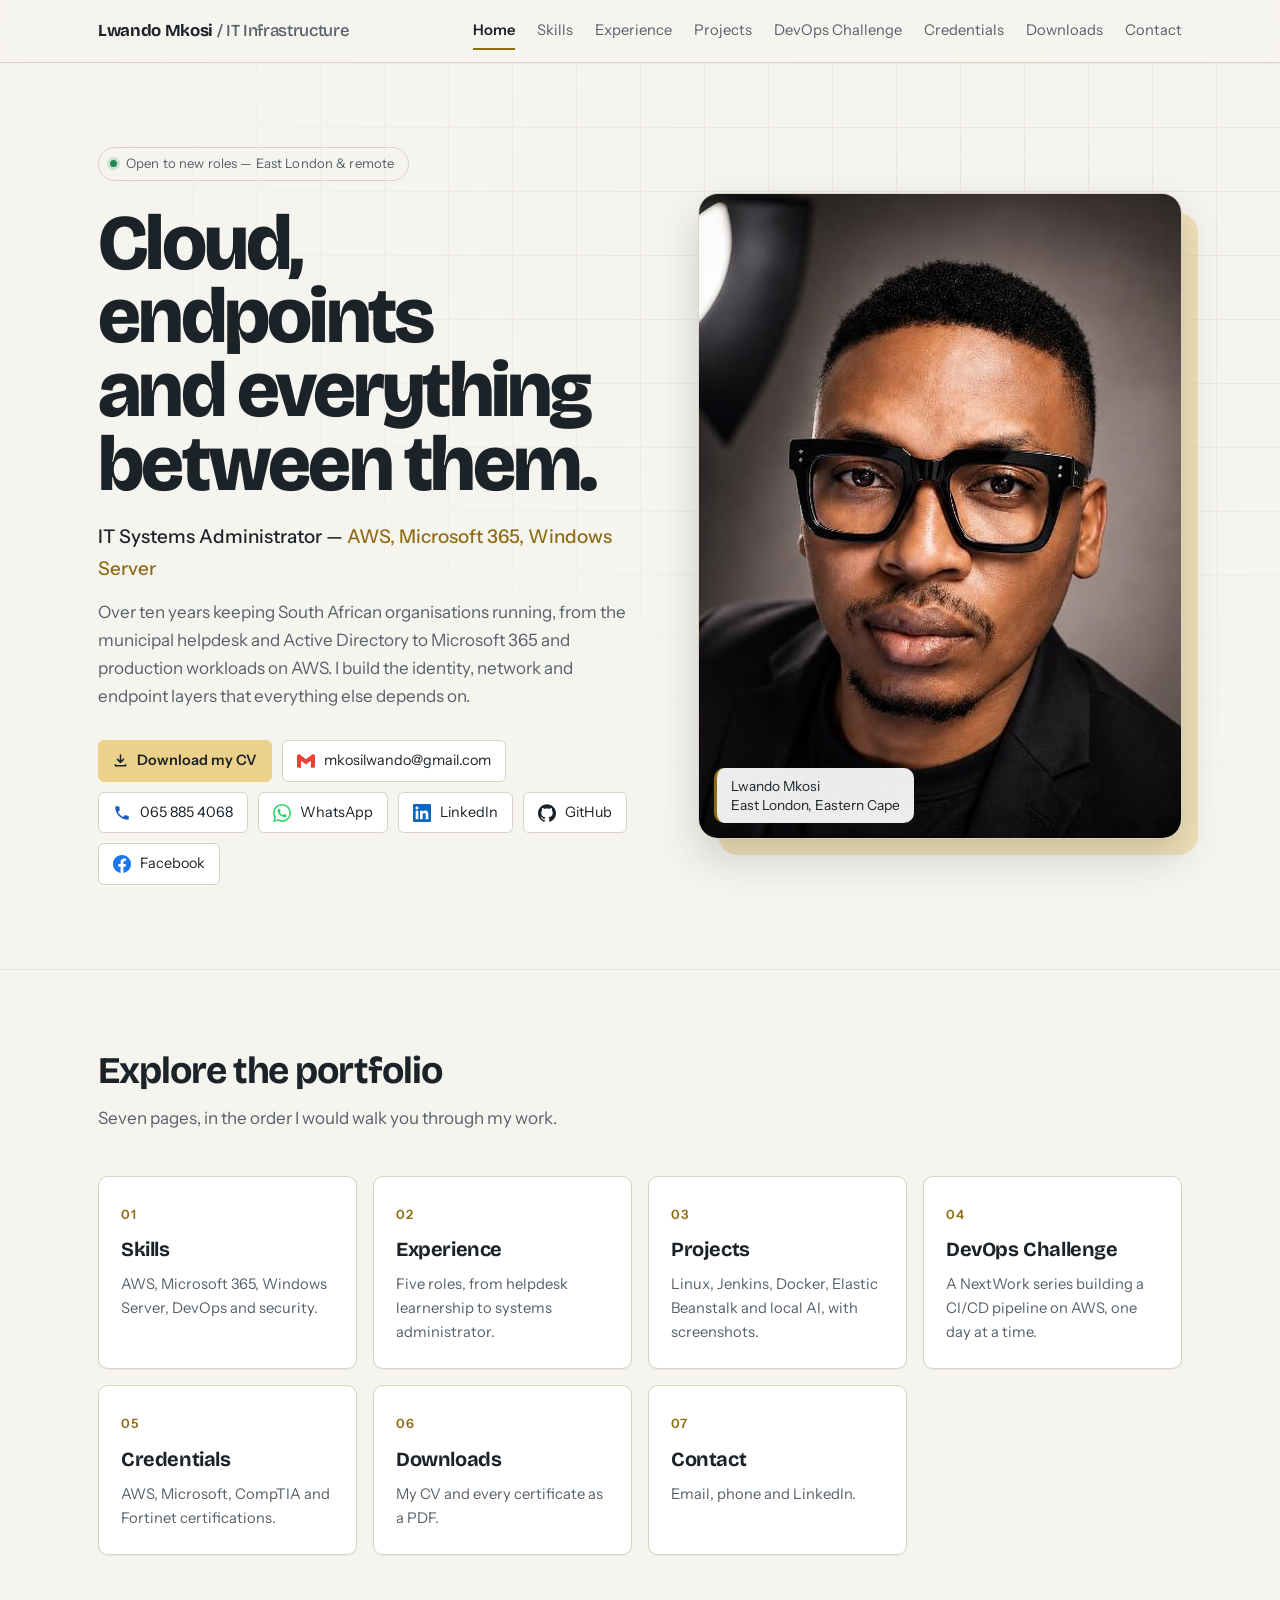
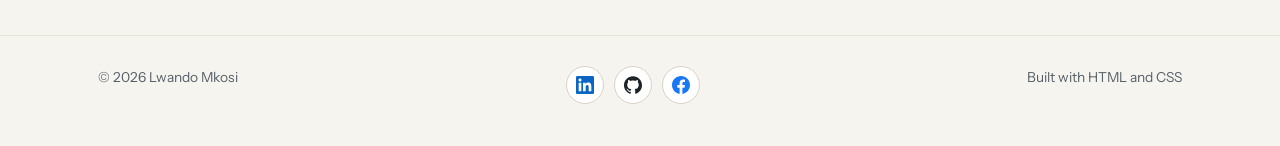
<file: index.html>
<!DOCTYPE html>
<html lang="en">
<head>
<meta charset="utf-8">
<meta name="viewport" content="width=device-width, initial-scale=1">
<title>Cloud, endpoint &amp; infrastructure — Lwando Mkosi</title>
<meta name="description" content="Lwando Mkosi — IT systems administrator working across AWS, Microsoft 365 and Windows Server. East London, Eastern Cape, South Africa.">
<link rel="preconnect" href="https://fonts.googleapis.com">
<link rel="preconnect" href="https://fonts.gstatic.com" crossorigin>
<link href="https://fonts.googleapis.com/css2?family=Bricolage+Grotesque:opsz,wght@12..96,500;12..96,700;12..96,800&family=Instrument+Sans:wght@400;500;600&display=swap" rel="stylesheet">
<link rel="stylesheet" href="style.css">
</head>
<body>

<header class="topbar">
  <div class="wrap">
    <a class="mark" href="index.html">Lwando Mkosi <span>/ IT Infrastructure</span></a>
    <nav class="nav" aria-label="Main">
      <a href="index.html" aria-current="page">Home</a>
      <a href="skills.html">Skills</a>
      <a href="experience.html">Experience</a>
      <a href="projects.html">Projects</a>
      <a href="devops-challenge.html">DevOps Challenge</a>
      <a href="credentials.html">Credentials</a>
      <a href="downloads.html">Downloads</a>
      <a href="contact.html">Contact</a>
    </nav>
  </div>
</header>

<div class="hero">
  <div class="wrap">
    <div>
      <div class="status"><i class="dot"></i> Open to new roles — East London &amp; remote</div>
      <h1>Cloud, endpoints<br>and everything<br>between them.</h1>
      <p class="role">IT Systems Administrator — <em>AWS, Microsoft 365, Windows Server</em></p>
      <p class="blurb">Over ten years keeping South African organisations running, from the municipal helpdesk and Active Directory to Microsoft 365 and production workloads on AWS. I build the identity, network and endpoint layers that everything else depends on.</p>
      <div class="chips">
        <a class="chip chip-primary" href="assets/cv/Lwando-Mkosi-CV.pdf" download>
          <svg viewBox="0 0 16 16" fill="none" stroke="currentColor" stroke-width="1.6" stroke-linecap="round" stroke-linejoin="round" aria-hidden="true"><path d="M8 2v8m0 0L4.8 6.8M8 10l3.2-3.2M2.5 12.5v1h11v-1"/></svg>
          Download my CV
        </a>
        <a class="chip chip-social" href="mailto:mkosilwando@gmail.com"><svg class="ico ico-gmail" viewBox="0 0 24 24" aria-hidden="true" focusable="false"><path fill="currentColor" d="M24 5.457v13.909c0 .904-.732 1.636-1.636 1.636h-3.819V11.73L12 16.64l-6.545-4.91v9.273H1.636A1.636 1.636 0 0 1 0 19.366V5.457c0-2.023 2.309-3.178 3.927-1.964L5.455 4.64 12 9.548l6.545-4.91 1.528-1.145C21.69 2.28 24 3.434 24 5.457z"/></svg> mkosilwando@gmail.com</a>
        <a class="chip chip-social" href="tel:+27658854068"><svg class="ico ico-phone" viewBox="0 0 24 24" aria-hidden="true" focusable="false"><path fill="currentColor" d="M6.62 10.79c1.44 2.83 3.76 5.14 6.59 6.59l2.2-2.2c.27-.27.67-.36 1.02-.24 1.12.37 2.33.57 3.57.57.55 0 1 .45 1 1V20c0 .55-.45 1-1 1-9.39 0-17-7.61-17-17 0-.55.45-1 1-1h3.5c.55 0 1 .45 1 1 0 1.25.2 2.45.57 3.57.11.35.03.74-.25 1.02l-2.2 2.2z"/></svg> 065 885 4068</a>
        <a class="chip chip-social" href="https://wa.me/27658854068" target="_blank" rel="noopener" aria-label="Chat with me on WhatsApp"><svg class="ico ico-whatsapp" viewBox="0 0 24 24" aria-hidden="true" focusable="false"><path fill="currentColor" d="M17.472 14.382c-.297-.149-1.758-.867-2.03-.967-.273-.099-.471-.148-.67.15-.197.297-.767.966-.94 1.164-.173.199-.347.223-.644.075-.297-.15-1.255-.463-2.39-1.475-.883-.788-1.48-1.761-1.653-2.059-.173-.297-.018-.458.13-.606.134-.133.298-.347.446-.52.149-.174.198-.298.298-.497.099-.198.05-.371-.025-.52-.075-.149-.669-1.612-.916-2.207-.242-.579-.487-.5-.669-.51-.173-.008-.371-.01-.57-.01-.198 0-.52.074-.792.372-.272.297-1.04 1.016-1.04 2.479 0 1.462 1.065 2.875 1.213 3.074.149.198 2.096 3.2 5.077 4.487.709.306 1.262.489 1.694.625.712.227 1.36.195 1.871.118.571-.085 1.758-.719 2.006-1.413.248-.694.248-1.289.173-1.413-.074-.124-.272-.198-.57-.347m-5.421 7.403h-.004a9.87 9.87 0 01-5.031-1.378l-.361-.214-3.741.982.998-3.648-.235-.374a9.86 9.86 0 01-1.51-5.26c.001-5.45 4.436-9.884 9.888-9.884 2.64 0 5.122 1.03 6.988 2.898a9.825 9.825 0 012.893 6.994c-.003 5.45-4.437 9.884-9.885 9.884m8.413-18.297A11.815 11.815 0 0012.05 0C5.495 0 .16 5.335.157 11.892c0 2.096.547 4.142 1.588 5.945L.057 24l6.305-1.654a11.882 11.882 0 005.683 1.448h.005c6.554 0 11.89-5.335 11.893-11.893a11.821 11.821 0 00-3.48-8.413z"/></svg> WhatsApp</a>
        <a class="chip chip-social" href="https://www.linkedin.com/in/lwando-mkosi-a2227b27a" target="_blank" rel="noopener"><svg class="ico ico-linkedin" viewBox="0 0 24 24" aria-hidden="true" focusable="false"><path fill="currentColor" d="M20.447 20.452h-3.554v-5.569c0-1.328-.027-3.037-1.852-3.037-1.853 0-2.136 1.445-2.136 2.939v5.667H9.351V9h3.414v1.561h.046c.477-.9 1.637-1.85 3.37-1.85 3.601 0 4.267 2.37 4.267 5.455v6.286zM5.337 7.433c-1.144 0-2.063-.926-2.063-2.065 0-1.138.92-2.063 2.063-2.063 1.14 0 2.064.925 2.064 2.063 0 1.139-.925 2.065-2.064 2.065zm1.782 13.019H3.555V9h3.564v11.452zM22.225 0H1.771C.792 0 0 .774 0 1.729v20.542C0 23.227.792 24 1.771 24h20.451C23.2 24 24 23.227 24 22.271V1.729C24 .774 23.2 0 22.222 0h.003z"/></svg> LinkedIn</a>
        <a class="chip chip-social" href="https://github.com/Skills-1" target="_blank" rel="noopener"><svg class="ico ico-github" viewBox="0 0 24 24" aria-hidden="true" focusable="false"><path fill="currentColor" d="M12 .297c-6.63 0-12 5.373-12 12 0 5.303 3.438 9.8 8.205 11.385.6.113.82-.258.82-.577 0-.285-.01-1.04-.015-2.04-3.338.724-4.042-1.61-4.042-1.61C4.422 18.07 3.633 17.7 3.633 17.7c-1.087-.744.084-.729.084-.729 1.205.084 1.838 1.236 1.838 1.236 1.07 1.835 2.809 1.305 3.495.998.108-.776.417-1.305.76-1.605-2.665-.3-5.466-1.332-5.466-5.93 0-1.31.465-2.38 1.235-3.22-.135-.303-.54-1.523.105-3.176 0 0 1.005-.322 3.3 1.23.96-.267 1.98-.399 3-.405 1.02.006 2.04.138 3 .405 2.28-1.552 3.285-1.23 3.285-1.23.645 1.653.24 2.873.12 3.176.765.84 1.23 1.91 1.23 3.22 0 4.61-2.805 5.625-5.475 5.92.42.36.81 1.096.81 2.22 0 1.606-.015 2.896-.015 3.286 0 .315.21.69.825.57C20.565 22.092 24 17.592 24 12.297c0-6.627-5.373-12-12-12"/></svg> GitHub</a>
        <a class="chip chip-social" href="https://www.facebook.com/lwando.mkosi" target="_blank" rel="noopener"><svg class="ico ico-facebook" viewBox="0 0 24 24" aria-hidden="true" focusable="false"><path fill="currentColor" d="M24 12.073c0-6.627-5.373-12-12-12s-12 5.373-12 12c0 5.99 4.388 10.954 10.125 11.854v-8.385H7.078v-3.47h3.047V9.43c0-3.007 1.792-4.669 4.533-4.669 1.312 0 2.686.235 2.686.235v2.953H15.83c-1.491 0-1.956.925-1.956 1.874v2.25h3.328l-.532 3.47h-2.796v8.385C19.612 23.027 24 18.062 24 12.073z"/></svg> Facebook</a>
      </div>
    </div>
    <figure class="portrait">
      <img src="assets/me.jpg" alt="Portrait of Lwando Mkosi" width="640" height="640">
      <figcaption>Lwando Mkosi<br>East London, Eastern Cape</figcaption>
    </figure>
  </div>
</div>

<section id="explore">
  <div class="wrap">
    <div class="sec-head">
      <h2>Explore the portfolio</h2>
      <p>Seven pages, in the order I would walk you through my work.</p>
    </div>
    <div class="tiles">
      <a class="tile" href="skills.html"><span class="num">01</span><h3>Skills</h3><p>AWS, Microsoft 365, Windows Server, DevOps and security.</p></a>
      <a class="tile" href="experience.html"><span class="num">02</span><h3>Experience</h3><p>Five roles, from helpdesk learnership to systems administrator.</p></a>
      <a class="tile" href="projects.html"><span class="num">03</span><h3>Projects</h3><p>Linux, Jenkins, Docker, Elastic Beanstalk and local AI, with screenshots.</p></a>
      <a class="tile" href="devops-challenge.html"><span class="num">04</span><h3>DevOps Challenge</h3><p>A NextWork series building a CI/CD pipeline on AWS, one day at a time.</p></a>
      <a class="tile" href="credentials.html"><span class="num">05</span><h3>Credentials</h3><p>AWS, Microsoft, CompTIA and Fortinet certifications.</p></a>
      <a class="tile" href="downloads.html"><span class="num">06</span><h3>Downloads</h3><p>My CV and every certificate as a PDF.</p></a>
      <a class="tile" href="contact.html"><span class="num">07</span><h3>Contact</h3><p>Email, phone and LinkedIn.</p></a>
    </div>
  </div>
</section>



<footer>
  <div class="wrap">
    <div>© 2026 Lwando Mkosi</div>
    <div class="social" aria-label="Social links">
      <a class="soc-ico" href="https://www.linkedin.com/in/lwando-mkosi-a2227b27a" target="_blank" rel="noopener" aria-label="LinkedIn" title="LinkedIn"><svg class="ico ico-linkedin" viewBox="0 0 24 24" aria-hidden="true" focusable="false"><path fill="currentColor" d="M20.447 20.452h-3.554v-5.569c0-1.328-.027-3.037-1.852-3.037-1.853 0-2.136 1.445-2.136 2.939v5.667H9.351V9h3.414v1.561h.046c.477-.9 1.637-1.85 3.37-1.85 3.601 0 4.267 2.37 4.267 5.455v6.286zM5.337 7.433c-1.144 0-2.063-.926-2.063-2.065 0-1.138.92-2.063 2.063-2.063 1.14 0 2.064.925 2.064 2.063 0 1.139-.925 2.065-2.064 2.065zm1.782 13.019H3.555V9h3.564v11.452zM22.225 0H1.771C.792 0 0 .774 0 1.729v20.542C0 23.227.792 24 1.771 24h20.451C23.2 24 24 23.227 24 22.271V1.729C24 .774 23.2 0 22.222 0h.003z"/></svg></a>
      <a class="soc-ico" href="https://github.com/Skills-1" target="_blank" rel="noopener" aria-label="GitHub" title="GitHub"><svg class="ico ico-github" viewBox="0 0 24 24" aria-hidden="true" focusable="false"><path fill="currentColor" d="M12 .297c-6.63 0-12 5.373-12 12 0 5.303 3.438 9.8 8.205 11.385.6.113.82-.258.82-.577 0-.285-.01-1.04-.015-2.04-3.338.724-4.042-1.61-4.042-1.61C4.422 18.07 3.633 17.7 3.633 17.7c-1.087-.744.084-.729.084-.729 1.205.084 1.838 1.236 1.838 1.236 1.07 1.835 2.809 1.305 3.495.998.108-.776.417-1.305.76-1.605-2.665-.3-5.466-1.332-5.466-5.93 0-1.31.465-2.38 1.235-3.22-.135-.303-.54-1.523.105-3.176 0 0 1.005-.322 3.3 1.23.96-.267 1.98-.399 3-.405 1.02.006 2.04.138 3 .405 2.28-1.552 3.285-1.23 3.285-1.23.645 1.653.24 2.873.12 3.176.765.84 1.23 1.91 1.23 3.22 0 4.61-2.805 5.625-5.475 5.92.42.36.81 1.096.81 2.22 0 1.606-.015 2.896-.015 3.286 0 .315.21.69.825.57C20.565 22.092 24 17.592 24 12.297c0-6.627-5.373-12-12-12"/></svg></a>
      <a class="soc-ico" href="https://www.facebook.com/lwando.mkosi" target="_blank" rel="noopener" aria-label="Facebook" title="Facebook"><svg class="ico ico-facebook" viewBox="0 0 24 24" aria-hidden="true" focusable="false"><path fill="currentColor" d="M24 12.073c0-6.627-5.373-12-12-12s-12 5.373-12 12c0 5.99 4.388 10.954 10.125 11.854v-8.385H7.078v-3.47h3.047V9.43c0-3.007 1.792-4.669 4.533-4.669 1.312 0 2.686.235 2.686.235v2.953H15.83c-1.491 0-1.956.925-1.956 1.874v2.25h3.328l-.532 3.47h-2.796v8.385C19.612 23.027 24 18.062 24 12.073z"/></svg></a>
    </div>
    <div>Built with HTML and CSS</div>
  </div>
</footer>

</body>
</html>
</file>
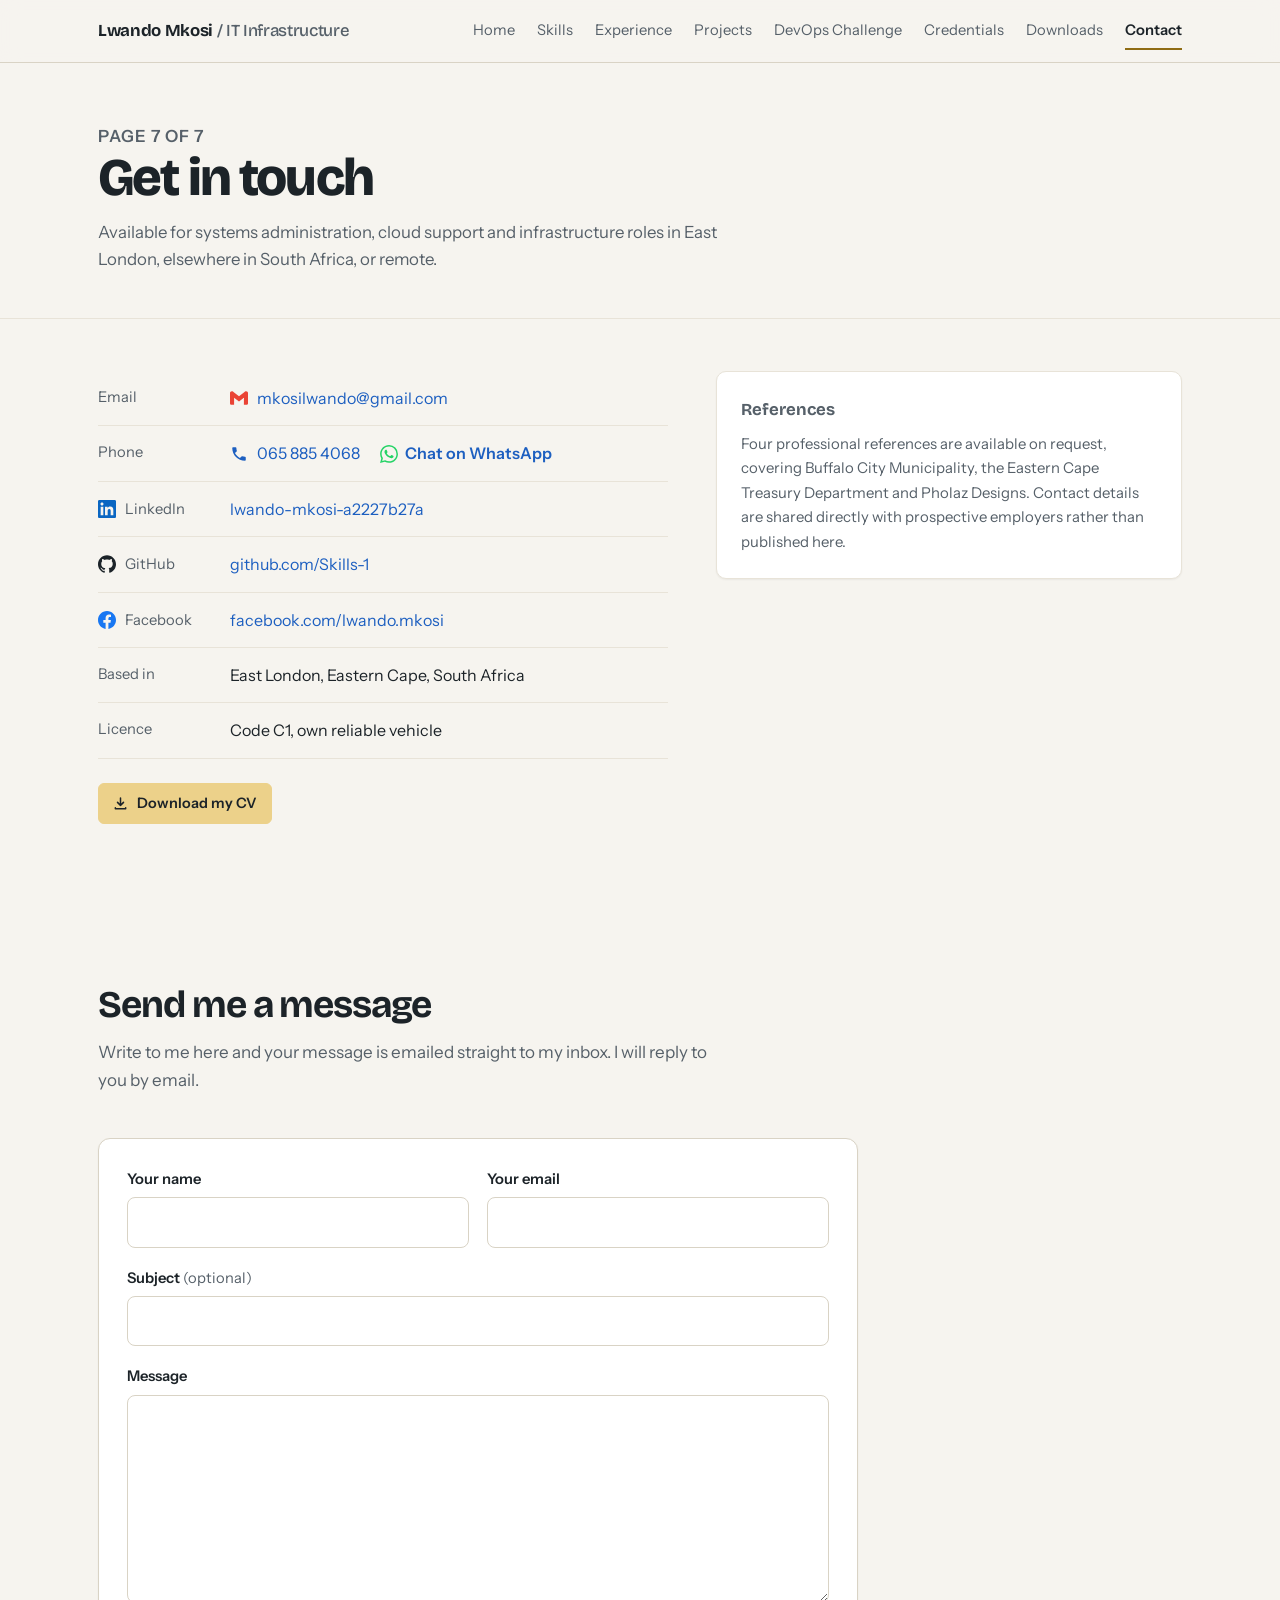
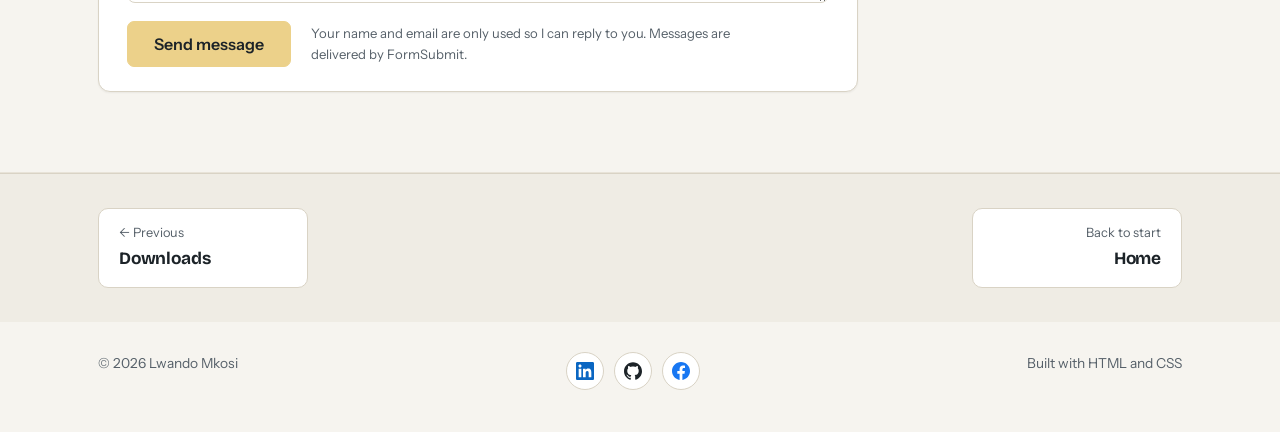
<file: contact.html>
<!DOCTYPE html>
<html lang="en">
<head>
<meta charset="utf-8">
<meta name="viewport" content="width=device-width, initial-scale=1">
<title>Contact — Lwando Mkosi</title>
<meta name="description" content="Get in touch with Lwando Mkosi.">
<link rel="preconnect" href="https://fonts.googleapis.com">
<link rel="preconnect" href="https://fonts.gstatic.com" crossorigin>
<link href="https://fonts.googleapis.com/css2?family=Bricolage+Grotesque:opsz,wght@12..96,500;12..96,700;12..96,800&family=Instrument+Sans:wght@400;500;600&display=swap" rel="stylesheet">
<link rel="stylesheet" href="style.css">
</head>
<body class="page">

<header class="topbar">
  <div class="wrap">
    <a class="mark" href="index.html">Lwando Mkosi <span>/ IT Infrastructure</span></a>
    <nav class="nav" aria-label="Main">
      <a href="index.html">Home</a>
      <a href="skills.html">Skills</a>
      <a href="experience.html">Experience</a>
      <a href="projects.html">Projects</a>
      <a href="devops-challenge.html">DevOps Challenge</a>
      <a href="credentials.html">Credentials</a>
      <a href="downloads.html">Downloads</a>
      <a href="contact.html" aria-current="page">Contact</a>
    </nav>
  </div>
</header>

<div class="page-head">
  <div class="wrap">
    <p class="page-eyebrow">Page 7 of 7</p>
    <h1>Get in touch</h1>
    <p>Available for systems administration, cloud support and infrastructure roles in East London, elsewhere in South Africa, or remote.</p>
  </div>
</div>

<section id="contact" class="contact">
  <div class="wrap">
    
    <div class="contact-grid">
      <div>
      <ul class="lines">
        <li><span>Email</span><div class="val-links"><a class="mail-link" href="mailto:mkosilwando@gmail.com"><svg class="ico ico-gmail" viewBox="0 0 24 24" aria-hidden="true" focusable="false"><path fill="currentColor" d="M24 5.457v13.909c0 .904-.732 1.636-1.636 1.636h-3.819V11.73L12 16.64l-6.545-4.91v9.273H1.636A1.636 1.636 0 0 1 0 19.366V5.457c0-2.023 2.309-3.178 3.927-1.964L5.455 4.64 12 9.548l6.545-4.91 1.528-1.145C21.69 2.28 24 3.434 24 5.457z"/></svg> mkosilwando@gmail.com</a></div></li>
        <li><span>Phone</span><div class="val-links"><a class="phone-link" href="tel:+27658854068"><svg class="ico ico-phone" viewBox="0 0 24 24" aria-hidden="true" focusable="false"><path fill="currentColor" d="M6.62 10.79c1.44 2.83 3.76 5.14 6.59 6.59l2.2-2.2c.27-.27.67-.36 1.02-.24 1.12.37 2.33.57 3.57.57.55 0 1 .45 1 1V20c0 .55-.45 1-1 1-9.39 0-17-7.61-17-17 0-.55.45-1 1-1h3.5c.55 0 1 .45 1 1 0 1.25.2 2.45.57 3.57.11.35.03.74-.25 1.02l-2.2 2.2z"/></svg> 065 885 4068</a><a class="wa-link" href="https://wa.me/27658854068" target="_blank" rel="noopener" aria-label="Chat with me on WhatsApp"><svg class="ico ico-whatsapp" viewBox="0 0 24 24" aria-hidden="true" focusable="false"><path fill="currentColor" d="M17.472 14.382c-.297-.149-1.758-.867-2.03-.967-.273-.099-.471-.148-.67.15-.197.297-.767.966-.94 1.164-.173.199-.347.223-.644.075-.297-.15-1.255-.463-2.39-1.475-.883-.788-1.48-1.761-1.653-2.059-.173-.297-.018-.458.13-.606.134-.133.298-.347.446-.52.149-.174.198-.298.298-.497.099-.198.05-.371-.025-.52-.075-.149-.669-1.612-.916-2.207-.242-.579-.487-.5-.669-.51-.173-.008-.371-.01-.57-.01-.198 0-.52.074-.792.372-.272.297-1.04 1.016-1.04 2.479 0 1.462 1.065 2.875 1.213 3.074.149.198 2.096 3.2 5.077 4.487.709.306 1.262.489 1.694.625.712.227 1.36.195 1.871.118.571-.085 1.758-.719 2.006-1.413.248-.694.248-1.289.173-1.413-.074-.124-.272-.198-.57-.347m-5.421 7.403h-.004a9.87 9.87 0 01-5.031-1.378l-.361-.214-3.741.982.998-3.648-.235-.374a9.86 9.86 0 01-1.51-5.26c.001-5.45 4.436-9.884 9.888-9.884 2.64 0 5.122 1.03 6.988 2.898a9.825 9.825 0 012.893 6.994c-.003 5.45-4.437 9.884-9.885 9.884m8.413-18.297A11.815 11.815 0 0012.05 0C5.495 0 .16 5.335.157 11.892c0 2.096.547 4.142 1.588 5.945L.057 24l6.305-1.654a11.882 11.882 0 005.683 1.448h.005c6.554 0 11.89-5.335 11.893-11.893a11.821 11.821 0 00-3.48-8.413z"/></svg> Chat on WhatsApp</a></div></li>
        <li><span class="soc"><svg class="ico ico-linkedin" viewBox="0 0 24 24" aria-hidden="true" focusable="false"><path fill="currentColor" d="M20.447 20.452h-3.554v-5.569c0-1.328-.027-3.037-1.852-3.037-1.853 0-2.136 1.445-2.136 2.939v5.667H9.351V9h3.414v1.561h.046c.477-.9 1.637-1.85 3.37-1.85 3.601 0 4.267 2.37 4.267 5.455v6.286zM5.337 7.433c-1.144 0-2.063-.926-2.063-2.065 0-1.138.92-2.063 2.063-2.063 1.14 0 2.064.925 2.064 2.063 0 1.139-.925 2.065-2.064 2.065zm1.782 13.019H3.555V9h3.564v11.452zM22.225 0H1.771C.792 0 0 .774 0 1.729v20.542C0 23.227.792 24 1.771 24h20.451C23.2 24 24 23.227 24 22.271V1.729C24 .774 23.2 0 22.222 0h.003z"/></svg> LinkedIn</span><a href="https://www.linkedin.com/in/lwando-mkosi-a2227b27a" target="_blank" rel="noopener">lwando-mkosi-a2227b27a</a></li>
        <li><span class="soc"><svg class="ico ico-github" viewBox="0 0 24 24" aria-hidden="true" focusable="false"><path fill="currentColor" d="M12 .297c-6.63 0-12 5.373-12 12 0 5.303 3.438 9.8 8.205 11.385.6.113.82-.258.82-.577 0-.285-.01-1.04-.015-2.04-3.338.724-4.042-1.61-4.042-1.61C4.422 18.07 3.633 17.7 3.633 17.7c-1.087-.744.084-.729.084-.729 1.205.084 1.838 1.236 1.838 1.236 1.07 1.835 2.809 1.305 3.495.998.108-.776.417-1.305.76-1.605-2.665-.3-5.466-1.332-5.466-5.93 0-1.31.465-2.38 1.235-3.22-.135-.303-.54-1.523.105-3.176 0 0 1.005-.322 3.3 1.23.96-.267 1.98-.399 3-.405 1.02.006 2.04.138 3 .405 2.28-1.552 3.285-1.23 3.285-1.23.645 1.653.24 2.873.12 3.176.765.84 1.23 1.91 1.23 3.22 0 4.61-2.805 5.625-5.475 5.92.42.36.81 1.096.81 2.22 0 1.606-.015 2.896-.015 3.286 0 .315.21.69.825.57C20.565 22.092 24 17.592 24 12.297c0-6.627-5.373-12-12-12"/></svg> GitHub</span><a href="https://github.com/Skills-1" target="_blank" rel="noopener">github.com/Skills-1</a></li>
        <li><span class="soc"><svg class="ico ico-facebook" viewBox="0 0 24 24" aria-hidden="true" focusable="false"><path fill="currentColor" d="M24 12.073c0-6.627-5.373-12-12-12s-12 5.373-12 12c0 5.99 4.388 10.954 10.125 11.854v-8.385H7.078v-3.47h3.047V9.43c0-3.007 1.792-4.669 4.533-4.669 1.312 0 2.686.235 2.686.235v2.953H15.83c-1.491 0-1.956.925-1.956 1.874v2.25h3.328l-.532 3.47h-2.796v8.385C19.612 23.027 24 18.062 24 12.073z"/></svg> Facebook</span><a href="https://www.facebook.com/lwando.mkosi" target="_blank" rel="noopener">facebook.com/lwando.mkosi</a></li>
        <li><span>Based in</span>East London, Eastern Cape, South Africa</li>
        <li><span>Licence</span>Code C1, own reliable vehicle</li>
      </ul>
      <div style="margin-top:24px">
        <a class="chip chip-primary" href="assets/cv/Lwando-Mkosi-CV.pdf" download>
          <svg viewBox="0 0 16 16" fill="none" stroke="currentColor" stroke-width="1.6" stroke-linecap="round" stroke-linejoin="round" aria-hidden="true"><path d="M8 2v8m0 0L4.8 6.8M8 10l3.2-3.2M2.5 12.5v1h11v-1"/></svg>
          Download my CV
        </a>
      </div>
      </div>
      <div class="refnote">
        <h3>References</h3>
        <p style="margin:0">Four professional references are available on request, covering Buffalo City Municipality, the Eastern Cape Treasury Department and Pholaz Designs. Contact details are shared directly with prospective employers rather than published here.</p>
      </div>
    </div>
  </div>
</section>

<section id="message">
  <div class="wrap">
    <div class="sec-head">
      <h2>Send me a message</h2>
      <p>Write to me here and your message is emailed straight to my inbox. I will reply to you by email.</p>
    </div>

    <p class="sent-note" id="sent" role="status"><strong>Thank you!</strong> Your message has been sent. I will get back to you soon.</p>

    <form class="msg-form" action="https://formsubmit.co/mkosilwando@gmail.com" method="POST" accept-charset="UTF-8">
      <!-- FormSubmit settings -->
      <input type="hidden" name="_subject" value="New message from your portfolio website">
      <input type="hidden" name="_template" value="table">
      <input type="hidden" name="_captcha" value="false">
      <!-- Where visitors land after sending. Change this one line if your website address changes. -->
      <input type="hidden" name="_next" value="https://skills-1.github.io/contact.html#sent">
      <!-- Spam trap: real visitors never see or fill this in -->
      <p class="hp" aria-hidden="true"><label>Leave this empty <input type="text" name="_honey" tabindex="-1" autocomplete="off"></label></p>

      <div class="form-row">
        <div class="field">
          <label for="f-name">Your name</label>
          <input id="f-name" name="name" type="text" required maxlength="100" autocomplete="name">
        </div>
        <div class="field">
          <label for="f-email">Your email</label>
          <input id="f-email" name="email" type="email" required maxlength="150" autocomplete="email">
        </div>
      </div>
      <div class="field">
        <label for="f-subject">Subject <span class="opt">(optional)</span></label>
        <input id="f-subject" name="subject" type="text" maxlength="150">
      </div>
      <div class="field">
        <label for="f-message">Message</label>
        <textarea id="f-message" name="message" rows="7" required maxlength="4000"></textarea>
      </div>
      <div class="form-foot">
        <button class="btn" type="submit">Send message</button>
        <p class="form-note">Your name and email are only used so I can reply to you. Messages are delivered by FormSubmit.</p>
      </div>
    </form>
  </div>
</section>

<div class="pager"><div class="wrap"><a class="prev" href="downloads.html"><span>← Previous</span><strong>Downloads</strong></a><a class="next" href="index.html"><span>Back to start</span><strong>Home</strong></a></div></div>

<footer>
  <div class="wrap">
    <div>© 2026 Lwando Mkosi</div>
    <div class="social" aria-label="Social links">
      <a class="soc-ico" href="https://www.linkedin.com/in/lwando-mkosi-a2227b27a" target="_blank" rel="noopener" aria-label="LinkedIn" title="LinkedIn"><svg class="ico ico-linkedin" viewBox="0 0 24 24" aria-hidden="true" focusable="false"><path fill="currentColor" d="M20.447 20.452h-3.554v-5.569c0-1.328-.027-3.037-1.852-3.037-1.853 0-2.136 1.445-2.136 2.939v5.667H9.351V9h3.414v1.561h.046c.477-.9 1.637-1.85 3.37-1.85 3.601 0 4.267 2.37 4.267 5.455v6.286zM5.337 7.433c-1.144 0-2.063-.926-2.063-2.065 0-1.138.92-2.063 2.063-2.063 1.14 0 2.064.925 2.064 2.063 0 1.139-.925 2.065-2.064 2.065zm1.782 13.019H3.555V9h3.564v11.452zM22.225 0H1.771C.792 0 0 .774 0 1.729v20.542C0 23.227.792 24 1.771 24h20.451C23.2 24 24 23.227 24 22.271V1.729C24 .774 23.2 0 22.222 0h.003z"/></svg></a>
      <a class="soc-ico" href="https://github.com/Skills-1" target="_blank" rel="noopener" aria-label="GitHub" title="GitHub"><svg class="ico ico-github" viewBox="0 0 24 24" aria-hidden="true" focusable="false"><path fill="currentColor" d="M12 .297c-6.63 0-12 5.373-12 12 0 5.303 3.438 9.8 8.205 11.385.6.113.82-.258.82-.577 0-.285-.01-1.04-.015-2.04-3.338.724-4.042-1.61-4.042-1.61C4.422 18.07 3.633 17.7 3.633 17.7c-1.087-.744.084-.729.084-.729 1.205.084 1.838 1.236 1.838 1.236 1.07 1.835 2.809 1.305 3.495.998.108-.776.417-1.305.76-1.605-2.665-.3-5.466-1.332-5.466-5.93 0-1.31.465-2.38 1.235-3.22-.135-.303-.54-1.523.105-3.176 0 0 1.005-.322 3.3 1.23.96-.267 1.98-.399 3-.405 1.02.006 2.04.138 3 .405 2.28-1.552 3.285-1.23 3.285-1.23.645 1.653.24 2.873.12 3.176.765.84 1.23 1.91 1.23 3.22 0 4.61-2.805 5.625-5.475 5.92.42.36.81 1.096.81 2.22 0 1.606-.015 2.896-.015 3.286 0 .315.21.69.825.57C20.565 22.092 24 17.592 24 12.297c0-6.627-5.373-12-12-12"/></svg></a>
      <a class="soc-ico" href="https://www.facebook.com/lwando.mkosi" target="_blank" rel="noopener" aria-label="Facebook" title="Facebook"><svg class="ico ico-facebook" viewBox="0 0 24 24" aria-hidden="true" focusable="false"><path fill="currentColor" d="M24 12.073c0-6.627-5.373-12-12-12s-12 5.373-12 12c0 5.99 4.388 10.954 10.125 11.854v-8.385H7.078v-3.47h3.047V9.43c0-3.007 1.792-4.669 4.533-4.669 1.312 0 2.686.235 2.686.235v2.953H15.83c-1.491 0-1.956.925-1.956 1.874v2.25h3.328l-.532 3.47h-2.796v8.385C19.612 23.027 24 18.062 24 12.073z"/></svg></a>
    </div>
    <div>Built with HTML and CSS</div>
  </div>
</footer>

</body>
</html>
</file>
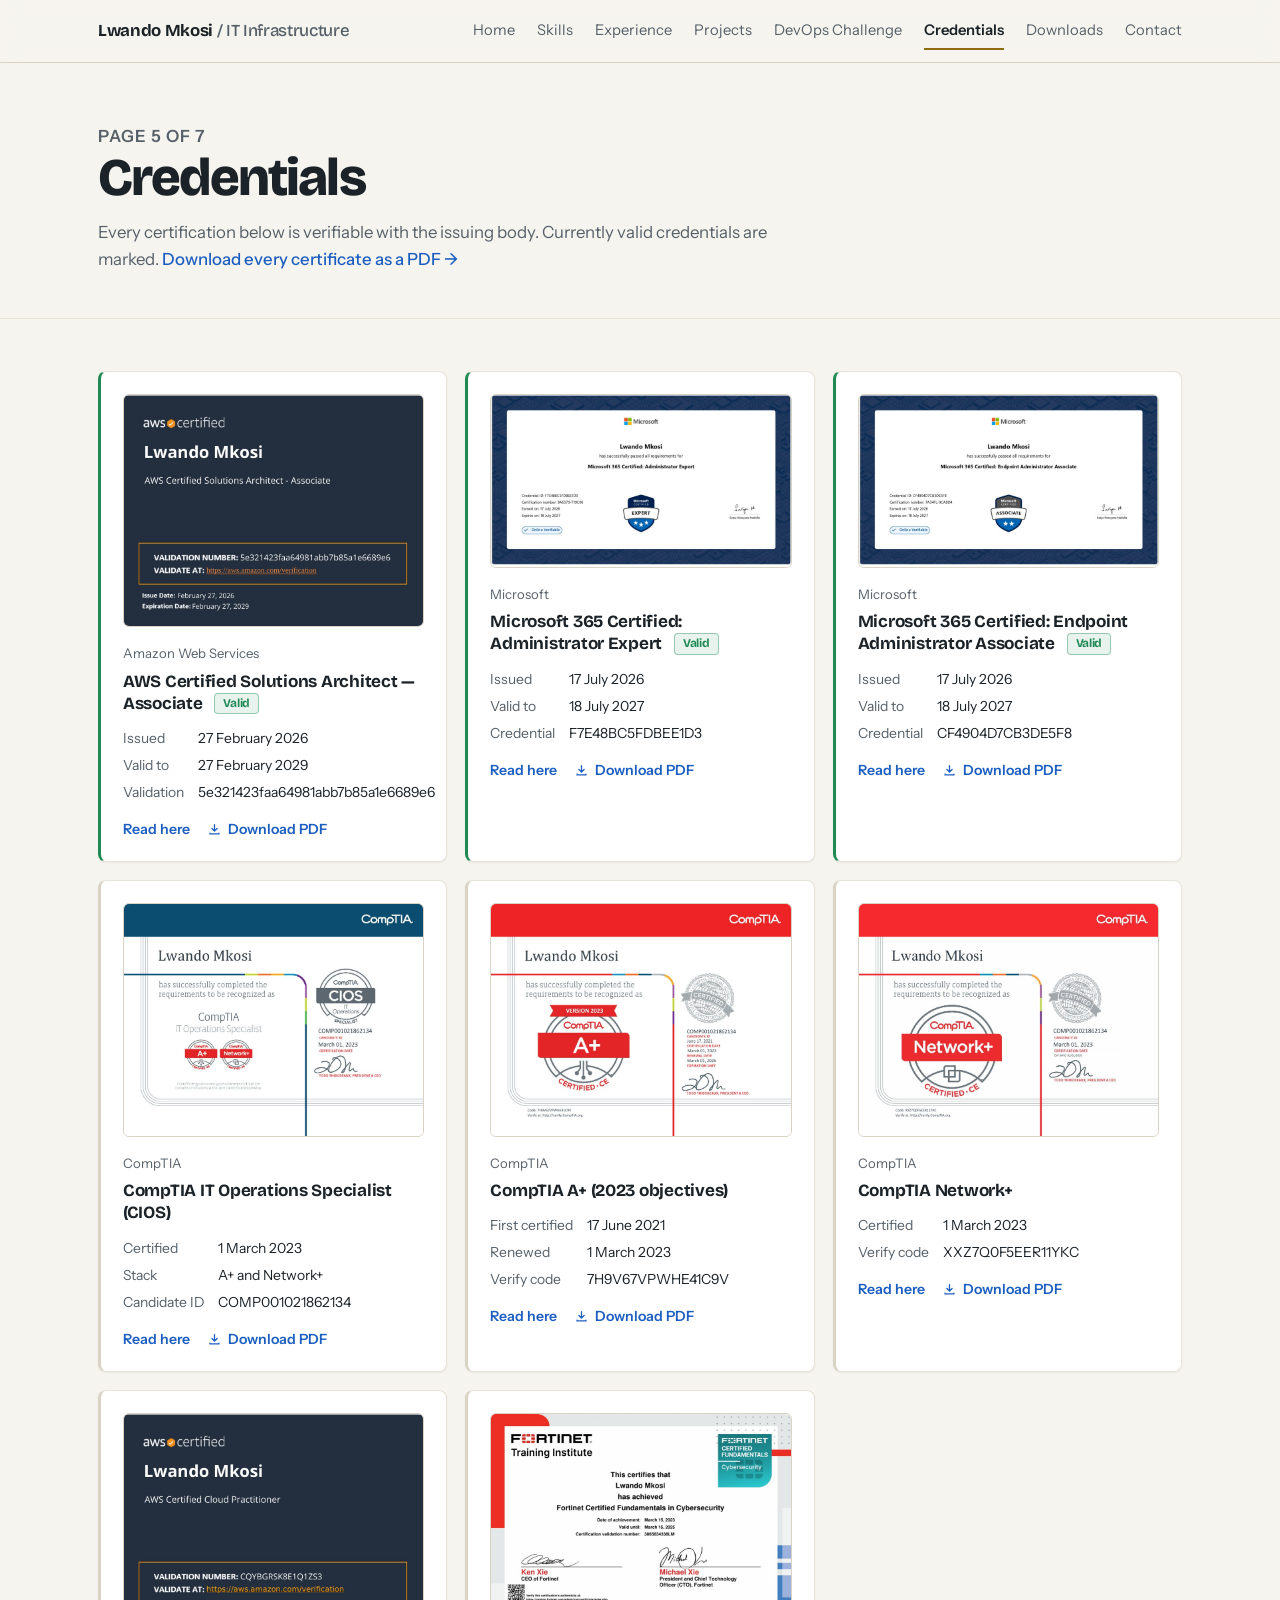
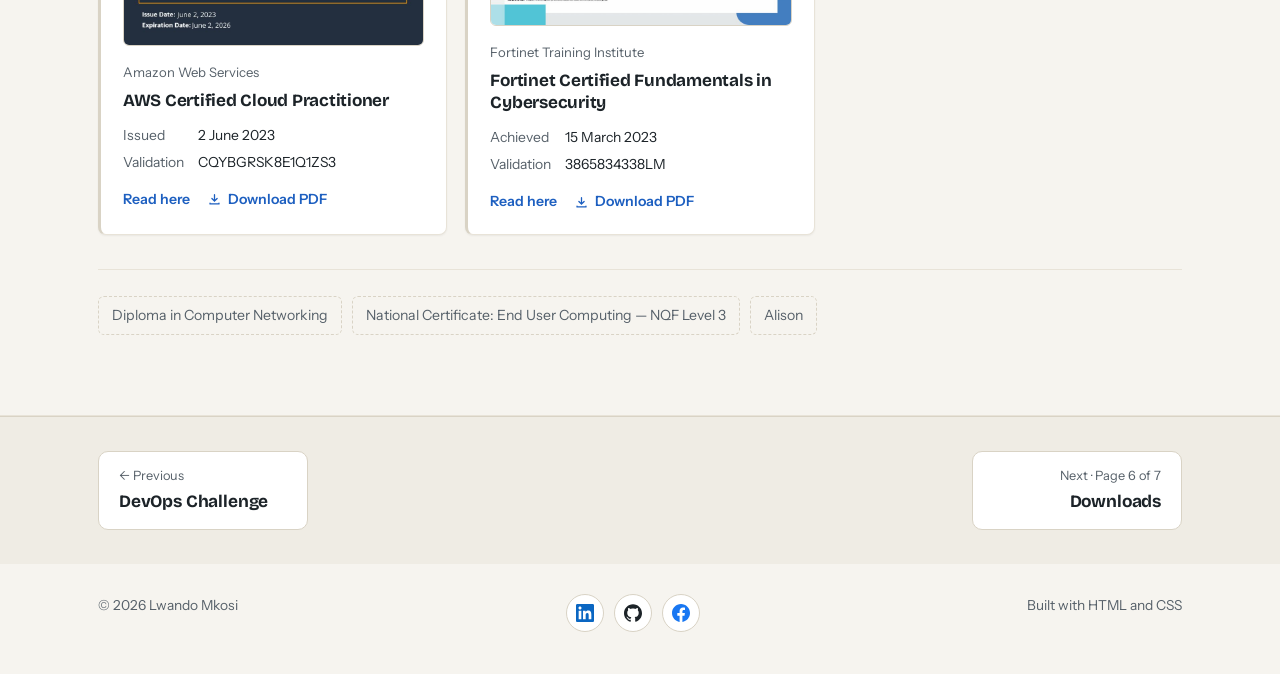
<file: credentials.html>
<!DOCTYPE html>
<html lang="en">
<head>
<meta charset="utf-8">
<meta name="viewport" content="width=device-width, initial-scale=1">
<title>Credentials — Lwando Mkosi</title>
<meta name="description" content="AWS, Microsoft, CompTIA and Fortinet certifications.">
<link rel="preconnect" href="https://fonts.googleapis.com">
<link rel="preconnect" href="https://fonts.gstatic.com" crossorigin>
<link href="https://fonts.googleapis.com/css2?family=Bricolage+Grotesque:opsz,wght@12..96,500;12..96,700;12..96,800&family=Instrument+Sans:wght@400;500;600&display=swap" rel="stylesheet">
<link rel="stylesheet" href="style.css">
</head>
<body class="page">

<header class="topbar">
  <div class="wrap">
    <a class="mark" href="index.html">Lwando Mkosi <span>/ IT Infrastructure</span></a>
    <nav class="nav" aria-label="Main">
      <a href="index.html">Home</a>
      <a href="skills.html">Skills</a>
      <a href="experience.html">Experience</a>
      <a href="projects.html">Projects</a>
      <a href="devops-challenge.html">DevOps Challenge</a>
      <a href="credentials.html" aria-current="page">Credentials</a>
      <a href="downloads.html">Downloads</a>
      <a href="contact.html">Contact</a>
    </nav>
  </div>
</header>

<div class="page-head">
  <div class="wrap">
    <p class="page-eyebrow">Page 5 of 7</p>
    <h1>Credentials</h1>
    <p>Every certification below is verifiable with the issuing body. Currently valid credentials are marked. <a href="downloads.html">Download every certificate as a PDF →</a></p>
  </div>
</div>

<section id="credentials">
  <div class="wrap">
    
    <div class="creds">

      <article class="cred active" id="cert-1">
        <a class="preview" href="#cert-view-1" aria-label="Read the AWS Certified Solutions Architect — Associate certificate here"><img src="assets/certificates/previews/AWS-Certified-Solutions-Architect-Associate.jpg" alt="Preview of the AWS Certified Solutions Architect — Associate certificate" loading="lazy"></a>
        <p class="issuer">Amazon Web Services</p>
        <h3>AWS Certified Solutions Architect — Associate <span class="badge">Valid</span></h3>
        <dl>
          <dt>Issued</dt><dd>27 February 2026</dd>
          <dt>Valid to</dt><dd>27 February 2029</dd>
          <dt>Validation</dt><dd>5e321423faa64981abb7b85a1e6689e6</dd>
        </dl>
      <div class="cert-links"><a class="dl dl-view" href="#cert-view-1">Read here</a><a class="dl" href="assets/certificates/AWS-Certified-Solutions-Architect-Associate.pdf" download><svg viewBox="0 0 16 16" fill="none" stroke="currentColor" stroke-width="1.6" stroke-linecap="round" stroke-linejoin="round" aria-hidden="true"><path d="M8 2v8m0 0L4.8 6.8M8 10l3.2-3.2M2.5 12.5v1h11v-1"/></svg> Download PDF</a></div>
      </article>

      <article class="cred active" id="cert-2">
        <a class="preview" href="#cert-view-2" aria-label="Read the Microsoft 365 Certified: Administrator Expert certificate here"><img src="assets/certificates/previews/Microsoft-365-Administrator-Expert.jpg" alt="Preview of the Microsoft 365 Certified: Administrator Expert certificate" loading="lazy"></a>
        <p class="issuer">Microsoft</p>
        <h3>Microsoft 365 Certified: Administrator Expert <span class="badge">Valid</span></h3>
        <dl>
          <dt>Issued</dt><dd>17 July 2026</dd>
          <dt>Valid to</dt><dd>18 July 2027</dd>
          <dt>Credential</dt><dd>F7E48BC5FDBEE1D3</dd>
        </dl>
      <div class="cert-links"><a class="dl dl-view" href="#cert-view-2">Read here</a><a class="dl" href="assets/certificates/Microsoft-365-Administrator-Expert.pdf" download><svg viewBox="0 0 16 16" fill="none" stroke="currentColor" stroke-width="1.6" stroke-linecap="round" stroke-linejoin="round" aria-hidden="true"><path d="M8 2v8m0 0L4.8 6.8M8 10l3.2-3.2M2.5 12.5v1h11v-1"/></svg> Download PDF</a></div>
      </article>

      <article class="cred active" id="cert-3">
        <a class="preview" href="#cert-view-3" aria-label="Read the Microsoft 365 Certified: Endpoint Administrator Associate certificate here"><img src="assets/certificates/previews/Microsoft-365-Endpoint-Administrator-Associate.jpg" alt="Preview of the Microsoft 365 Certified: Endpoint Administrator Associate certificate" loading="lazy"></a>
        <p class="issuer">Microsoft</p>
        <h3>Microsoft 365 Certified: Endpoint Administrator Associate <span class="badge">Valid</span></h3>
        <dl>
          <dt>Issued</dt><dd>17 July 2026</dd>
          <dt>Valid to</dt><dd>18 July 2027</dd>
          <dt>Credential</dt><dd>CF4904D7CB3DE5F8</dd>
        </dl>
      <div class="cert-links"><a class="dl dl-view" href="#cert-view-3">Read here</a><a class="dl" href="assets/certificates/Microsoft-365-Endpoint-Administrator-Associate.pdf" download><svg viewBox="0 0 16 16" fill="none" stroke="currentColor" stroke-width="1.6" stroke-linecap="round" stroke-linejoin="round" aria-hidden="true"><path d="M8 2v8m0 0L4.8 6.8M8 10l3.2-3.2M2.5 12.5v1h11v-1"/></svg> Download PDF</a></div>
      </article>

      <article class="cred" id="cert-4">
        <a class="preview" href="#cert-view-4" aria-label="Read the CompTIA IT Operations Specialist (CIOS) certificate here"><img src="assets/certificates/previews/CompTIA-IT-Operations-Specialist-CIOS.jpg" alt="Preview of the CompTIA IT Operations Specialist (CIOS) certificate" loading="lazy"></a>
        <p class="issuer">CompTIA</p>
        <h3>CompTIA IT Operations Specialist (CIOS)</h3>
        <dl>
          <dt>Certified</dt><dd>1 March 2023</dd>
          <dt>Stack</dt><dd>A+ and Network+</dd>
          <dt>Candidate ID</dt><dd>COMP001021862134</dd>
        </dl>
      <div class="cert-links"><a class="dl dl-view" href="#cert-view-4">Read here</a><a class="dl" href="assets/certificates/CompTIA-IT-Operations-Specialist-CIOS.pdf" download><svg viewBox="0 0 16 16" fill="none" stroke="currentColor" stroke-width="1.6" stroke-linecap="round" stroke-linejoin="round" aria-hidden="true"><path d="M8 2v8m0 0L4.8 6.8M8 10l3.2-3.2M2.5 12.5v1h11v-1"/></svg> Download PDF</a></div>
      </article>

      <article class="cred" id="cert-5">
        <a class="preview" href="#cert-view-5" aria-label="Read the CompTIA A+ (2023 objectives) certificate here"><img src="assets/certificates/previews/CompTIA-A-Plus.jpg" alt="Preview of the CompTIA A+ (2023 objectives) certificate" loading="lazy"></a>
        <p class="issuer">CompTIA</p>
        <h3>CompTIA A+ (2023 objectives)</h3>
        <dl>
          <dt>First certified</dt><dd>17 June 2021</dd>
          <dt>Renewed</dt><dd>1 March 2023</dd>
          <dt>Verify code</dt><dd>7H9V67VPWHE41C9V</dd>
        </dl>
      <div class="cert-links"><a class="dl dl-view" href="#cert-view-5">Read here</a><a class="dl" href="assets/certificates/CompTIA-A-Plus.pdf" download><svg viewBox="0 0 16 16" fill="none" stroke="currentColor" stroke-width="1.6" stroke-linecap="round" stroke-linejoin="round" aria-hidden="true"><path d="M8 2v8m0 0L4.8 6.8M8 10l3.2-3.2M2.5 12.5v1h11v-1"/></svg> Download PDF</a></div>
      </article>

      <article class="cred" id="cert-6">
        <a class="preview" href="#cert-view-6" aria-label="Read the CompTIA Network+ certificate here"><img src="assets/certificates/previews/CompTIA-Network-Plus.jpg" alt="Preview of the CompTIA Network+ certificate" loading="lazy"></a>
        <p class="issuer">CompTIA</p>
        <h3>CompTIA Network+</h3>
        <dl>
          <dt>Certified</dt><dd>1 March 2023</dd>
          <dt>Verify code</dt><dd>XXZ7Q0F5EER11YKC</dd>
        </dl>
      <div class="cert-links"><a class="dl dl-view" href="#cert-view-6">Read here</a><a class="dl" href="assets/certificates/CompTIA-Network-Plus.pdf" download><svg viewBox="0 0 16 16" fill="none" stroke="currentColor" stroke-width="1.6" stroke-linecap="round" stroke-linejoin="round" aria-hidden="true"><path d="M8 2v8m0 0L4.8 6.8M8 10l3.2-3.2M2.5 12.5v1h11v-1"/></svg> Download PDF</a></div>
      </article>

      <article class="cred" id="cert-7">
        <a class="preview" href="#cert-view-7" aria-label="Read the AWS Certified Cloud Practitioner certificate here"><img src="assets/certificates/previews/AWS-Certified-Cloud-Practitioner.jpg" alt="Preview of the AWS Certified Cloud Practitioner certificate" loading="lazy"></a>
        <p class="issuer">Amazon Web Services</p>
        <h3>AWS Certified Cloud Practitioner</h3>
        <dl>
          <dt>Issued</dt><dd>2 June 2023</dd>
          <dt>Validation</dt><dd>CQYBGRSK8E1Q1ZS3</dd>
        </dl>
      <div class="cert-links"><a class="dl dl-view" href="#cert-view-7">Read here</a><a class="dl" href="assets/certificates/AWS-Certified-Cloud-Practitioner.pdf" download><svg viewBox="0 0 16 16" fill="none" stroke="currentColor" stroke-width="1.6" stroke-linecap="round" stroke-linejoin="round" aria-hidden="true"><path d="M8 2v8m0 0L4.8 6.8M8 10l3.2-3.2M2.5 12.5v1h11v-1"/></svg> Download PDF</a></div>
      </article>

      <article class="cred" id="cert-8">
        <a class="preview" href="#cert-view-8" aria-label="Read the Fortinet Certified Fundamentals in Cybersecurity certificate here"><img src="assets/certificates/previews/Fortinet-Certified-Fundamentals-Cybersecurity.jpg" alt="Preview of the Fortinet Certified Fundamentals in Cybersecurity certificate" loading="lazy"></a>
        <p class="issuer">Fortinet Training Institute</p>
        <h3>Fortinet Certified Fundamentals in Cybersecurity</h3>
        <dl>
          <dt>Achieved</dt><dd>15 March 2023</dd>
          <dt>Validation</dt><dd>3865834338LM</dd>
        </dl>
      <div class="cert-links"><a class="dl dl-view" href="#cert-view-8">Read here</a><a class="dl" href="assets/certificates/Fortinet-Certified-Fundamentals-Cybersecurity.pdf" download><svg viewBox="0 0 16 16" fill="none" stroke="currentColor" stroke-width="1.6" stroke-linecap="round" stroke-linejoin="round" aria-hidden="true"><path d="M8 2v8m0 0L4.8 6.8M8 10l3.2-3.2M2.5 12.5v1h11v-1"/></svg> Download PDF</a></div>
      </article>

    </div>
    <div class="qual">
      <span>Diploma in Computer Networking</span>
      <span>National Certificate: End User Computing — NQF Level 3</span>
      <span>Alison</span>
    </div>
  </div>
</section>

<div class="pager"><div class="wrap"><a class="prev" href="devops-challenge.html"><span>← Previous</span><strong>DevOps Challenge</strong></a><a class="next" href="downloads.html"><span>Next · Page 6 of 7</span><strong>Downloads</strong></a></div></div>

<footer>
  <div class="wrap">
    <div>© 2026 Lwando Mkosi</div>
    <div class="social" aria-label="Social links">
      <a class="soc-ico" href="https://www.linkedin.com/in/lwando-mkosi-a2227b27a" target="_blank" rel="noopener" aria-label="LinkedIn" title="LinkedIn"><svg class="ico ico-linkedin" viewBox="0 0 24 24" aria-hidden="true" focusable="false"><path fill="currentColor" d="M20.447 20.452h-3.554v-5.569c0-1.328-.027-3.037-1.852-3.037-1.853 0-2.136 1.445-2.136 2.939v5.667H9.351V9h3.414v1.561h.046c.477-.9 1.637-1.85 3.37-1.85 3.601 0 4.267 2.37 4.267 5.455v6.286zM5.337 7.433c-1.144 0-2.063-.926-2.063-2.065 0-1.138.92-2.063 2.063-2.063 1.14 0 2.064.925 2.064 2.063 0 1.139-.925 2.065-2.064 2.065zm1.782 13.019H3.555V9h3.564v11.452zM22.225 0H1.771C.792 0 0 .774 0 1.729v20.542C0 23.227.792 24 1.771 24h20.451C23.2 24 24 23.227 24 22.271V1.729C24 .774 23.2 0 22.222 0h.003z"/></svg></a>
      <a class="soc-ico" href="https://github.com/Skills-1" target="_blank" rel="noopener" aria-label="GitHub" title="GitHub"><svg class="ico ico-github" viewBox="0 0 24 24" aria-hidden="true" focusable="false"><path fill="currentColor" d="M12 .297c-6.63 0-12 5.373-12 12 0 5.303 3.438 9.8 8.205 11.385.6.113.82-.258.82-.577 0-.285-.01-1.04-.015-2.04-3.338.724-4.042-1.61-4.042-1.61C4.422 18.07 3.633 17.7 3.633 17.7c-1.087-.744.084-.729.084-.729 1.205.084 1.838 1.236 1.838 1.236 1.07 1.835 2.809 1.305 3.495.998.108-.776.417-1.305.76-1.605-2.665-.3-5.466-1.332-5.466-5.93 0-1.31.465-2.38 1.235-3.22-.135-.303-.54-1.523.105-3.176 0 0 1.005-.322 3.3 1.23.96-.267 1.98-.399 3-.405 1.02.006 2.04.138 3 .405 2.28-1.552 3.285-1.23 3.285-1.23.645 1.653.24 2.873.12 3.176.765.84 1.23 1.91 1.23 3.22 0 4.61-2.805 5.625-5.475 5.92.42.36.81 1.096.81 2.22 0 1.606-.015 2.896-.015 3.286 0 .315.21.69.825.57C20.565 22.092 24 17.592 24 12.297c0-6.627-5.373-12-12-12"/></svg></a>
      <a class="soc-ico" href="https://www.facebook.com/lwando.mkosi" target="_blank" rel="noopener" aria-label="Facebook" title="Facebook"><svg class="ico ico-facebook" viewBox="0 0 24 24" aria-hidden="true" focusable="false"><path fill="currentColor" d="M24 12.073c0-6.627-5.373-12-12-12s-12 5.373-12 12c0 5.99 4.388 10.954 10.125 11.854v-8.385H7.078v-3.47h3.047V9.43c0-3.007 1.792-4.669 4.533-4.669 1.312 0 2.686.235 2.686.235v2.953H15.83c-1.491 0-1.956.925-1.956 1.874v2.25h3.328l-.532 3.47h-2.796v8.385C19.612 23.027 24 18.062 24 12.073z"/></svg></a>
    </div>
    <div>Built with HTML and CSS</div>
  </div>
</footer>


<!-- certificate reader: pure CSS, opens with :target -->
<div class="pdfbox" id="cert-view-1" role="dialog" aria-label="Certificate viewer">
  <a class="lb-bg" href="#cert-1" aria-label="Close certificate"></a>
  <div class="pdfbox-panel">
    <div class="pdfbox-bar">
      <strong>AWS Certified Solutions Architect — Associate <span class="lb-count">· 1 of 8</span></strong>
      <span class="pdfbox-actions"><a class="pb-link" href="#cert-view-2">Next ›</a>
        <a class="btn btn-ghost" href="assets/certificates/AWS-Certified-Solutions-Architect-Associate.pdf" download>Download PDF</a>
        <a class="btn btn-ghost" href="assets/certificates/AWS-Certified-Solutions-Architect-Associate.pdf" target="_blank" rel="noopener">Open in a new tab</a>
        <a class="pb-close" href="#cert-1">Close ✕</a>
      </span>
    </div>
    <iframe src="assets/certificates/AWS-Certified-Solutions-Architect-Associate.pdf#view=FitH" title="AWS Certified Solutions Architect — Associate (PDF)" loading="lazy"></iframe>
    <p class="pdf-fallback">PDF not showing? Some phones cannot display a PDF inside a page. <a href="assets/certificates/AWS-Certified-Solutions-Architect-Associate.pdf" target="_blank" rel="noopener">Open it in a new tab</a> or <a href="assets/certificates/AWS-Certified-Solutions-Architect-Associate.pdf" download>download it</a>.</p>
  </div>
</div>
<div class="pdfbox" id="cert-view-2" role="dialog" aria-label="Certificate viewer">
  <a class="lb-bg" href="#cert-2" aria-label="Close certificate"></a>
  <div class="pdfbox-panel">
    <div class="pdfbox-bar">
      <strong>Microsoft 365 Certified: Administrator Expert <span class="lb-count">· 2 of 8</span></strong>
      <span class="pdfbox-actions"><a class="pb-link" href="#cert-view-1">‹ Previous</a><a class="pb-link" href="#cert-view-3">Next ›</a>
        <a class="btn btn-ghost" href="assets/certificates/Microsoft-365-Administrator-Expert.pdf" download>Download PDF</a>
        <a class="btn btn-ghost" href="assets/certificates/Microsoft-365-Administrator-Expert.pdf" target="_blank" rel="noopener">Open in a new tab</a>
        <a class="pb-close" href="#cert-2">Close ✕</a>
      </span>
    </div>
    <iframe src="assets/certificates/Microsoft-365-Administrator-Expert.pdf#view=FitH" title="Microsoft 365 Certified: Administrator Expert (PDF)" loading="lazy"></iframe>
    <p class="pdf-fallback">PDF not showing? Some phones cannot display a PDF inside a page. <a href="assets/certificates/Microsoft-365-Administrator-Expert.pdf" target="_blank" rel="noopener">Open it in a new tab</a> or <a href="assets/certificates/Microsoft-365-Administrator-Expert.pdf" download>download it</a>.</p>
  </div>
</div>
<div class="pdfbox" id="cert-view-3" role="dialog" aria-label="Certificate viewer">
  <a class="lb-bg" href="#cert-3" aria-label="Close certificate"></a>
  <div class="pdfbox-panel">
    <div class="pdfbox-bar">
      <strong>Microsoft 365 Certified: Endpoint Administrator Associate <span class="lb-count">· 3 of 8</span></strong>
      <span class="pdfbox-actions"><a class="pb-link" href="#cert-view-2">‹ Previous</a><a class="pb-link" href="#cert-view-4">Next ›</a>
        <a class="btn btn-ghost" href="assets/certificates/Microsoft-365-Endpoint-Administrator-Associate.pdf" download>Download PDF</a>
        <a class="btn btn-ghost" href="assets/certificates/Microsoft-365-Endpoint-Administrator-Associate.pdf" target="_blank" rel="noopener">Open in a new tab</a>
        <a class="pb-close" href="#cert-3">Close ✕</a>
      </span>
    </div>
    <iframe src="assets/certificates/Microsoft-365-Endpoint-Administrator-Associate.pdf#view=FitH" title="Microsoft 365 Certified: Endpoint Administrator Associate (PDF)" loading="lazy"></iframe>
    <p class="pdf-fallback">PDF not showing? Some phones cannot display a PDF inside a page. <a href="assets/certificates/Microsoft-365-Endpoint-Administrator-Associate.pdf" target="_blank" rel="noopener">Open it in a new tab</a> or <a href="assets/certificates/Microsoft-365-Endpoint-Administrator-Associate.pdf" download>download it</a>.</p>
  </div>
</div>
<div class="pdfbox" id="cert-view-4" role="dialog" aria-label="Certificate viewer">
  <a class="lb-bg" href="#cert-4" aria-label="Close certificate"></a>
  <div class="pdfbox-panel">
    <div class="pdfbox-bar">
      <strong>CompTIA IT Operations Specialist (CIOS) <span class="lb-count">· 4 of 8</span></strong>
      <span class="pdfbox-actions"><a class="pb-link" href="#cert-view-3">‹ Previous</a><a class="pb-link" href="#cert-view-5">Next ›</a>
        <a class="btn btn-ghost" href="assets/certificates/CompTIA-IT-Operations-Specialist-CIOS.pdf" download>Download PDF</a>
        <a class="btn btn-ghost" href="assets/certificates/CompTIA-IT-Operations-Specialist-CIOS.pdf" target="_blank" rel="noopener">Open in a new tab</a>
        <a class="pb-close" href="#cert-4">Close ✕</a>
      </span>
    </div>
    <iframe src="assets/certificates/CompTIA-IT-Operations-Specialist-CIOS.pdf#view=FitH" title="CompTIA IT Operations Specialist (CIOS) (PDF)" loading="lazy"></iframe>
    <p class="pdf-fallback">PDF not showing? Some phones cannot display a PDF inside a page. <a href="assets/certificates/CompTIA-IT-Operations-Specialist-CIOS.pdf" target="_blank" rel="noopener">Open it in a new tab</a> or <a href="assets/certificates/CompTIA-IT-Operations-Specialist-CIOS.pdf" download>download it</a>.</p>
  </div>
</div>
<div class="pdfbox" id="cert-view-5" role="dialog" aria-label="Certificate viewer">
  <a class="lb-bg" href="#cert-5" aria-label="Close certificate"></a>
  <div class="pdfbox-panel">
    <div class="pdfbox-bar">
      <strong>CompTIA A+ (2023 objectives) <span class="lb-count">· 5 of 8</span></strong>
      <span class="pdfbox-actions"><a class="pb-link" href="#cert-view-4">‹ Previous</a><a class="pb-link" href="#cert-view-6">Next ›</a>
        <a class="btn btn-ghost" href="assets/certificates/CompTIA-A-Plus.pdf" download>Download PDF</a>
        <a class="btn btn-ghost" href="assets/certificates/CompTIA-A-Plus.pdf" target="_blank" rel="noopener">Open in a new tab</a>
        <a class="pb-close" href="#cert-5">Close ✕</a>
      </span>
    </div>
    <iframe src="assets/certificates/CompTIA-A-Plus.pdf#view=FitH" title="CompTIA A+ (2023 objectives) (PDF)" loading="lazy"></iframe>
    <p class="pdf-fallback">PDF not showing? Some phones cannot display a PDF inside a page. <a href="assets/certificates/CompTIA-A-Plus.pdf" target="_blank" rel="noopener">Open it in a new tab</a> or <a href="assets/certificates/CompTIA-A-Plus.pdf" download>download it</a>.</p>
  </div>
</div>
<div class="pdfbox" id="cert-view-6" role="dialog" aria-label="Certificate viewer">
  <a class="lb-bg" href="#cert-6" aria-label="Close certificate"></a>
  <div class="pdfbox-panel">
    <div class="pdfbox-bar">
      <strong>CompTIA Network+ <span class="lb-count">· 6 of 8</span></strong>
      <span class="pdfbox-actions"><a class="pb-link" href="#cert-view-5">‹ Previous</a><a class="pb-link" href="#cert-view-7">Next ›</a>
        <a class="btn btn-ghost" href="assets/certificates/CompTIA-Network-Plus.pdf" download>Download PDF</a>
        <a class="btn btn-ghost" href="assets/certificates/CompTIA-Network-Plus.pdf" target="_blank" rel="noopener">Open in a new tab</a>
        <a class="pb-close" href="#cert-6">Close ✕</a>
      </span>
    </div>
    <iframe src="assets/certificates/CompTIA-Network-Plus.pdf#view=FitH" title="CompTIA Network+ (PDF)" loading="lazy"></iframe>
    <p class="pdf-fallback">PDF not showing? Some phones cannot display a PDF inside a page. <a href="assets/certificates/CompTIA-Network-Plus.pdf" target="_blank" rel="noopener">Open it in a new tab</a> or <a href="assets/certificates/CompTIA-Network-Plus.pdf" download>download it</a>.</p>
  </div>
</div>
<div class="pdfbox" id="cert-view-7" role="dialog" aria-label="Certificate viewer">
  <a class="lb-bg" href="#cert-7" aria-label="Close certificate"></a>
  <div class="pdfbox-panel">
    <div class="pdfbox-bar">
      <strong>AWS Certified Cloud Practitioner <span class="lb-count">· 7 of 8</span></strong>
      <span class="pdfbox-actions"><a class="pb-link" href="#cert-view-6">‹ Previous</a><a class="pb-link" href="#cert-view-8">Next ›</a>
        <a class="btn btn-ghost" href="assets/certificates/AWS-Certified-Cloud-Practitioner.pdf" download>Download PDF</a>
        <a class="btn btn-ghost" href="assets/certificates/AWS-Certified-Cloud-Practitioner.pdf" target="_blank" rel="noopener">Open in a new tab</a>
        <a class="pb-close" href="#cert-7">Close ✕</a>
      </span>
    </div>
    <iframe src="assets/certificates/AWS-Certified-Cloud-Practitioner.pdf#view=FitH" title="AWS Certified Cloud Practitioner (PDF)" loading="lazy"></iframe>
    <p class="pdf-fallback">PDF not showing? Some phones cannot display a PDF inside a page. <a href="assets/certificates/AWS-Certified-Cloud-Practitioner.pdf" target="_blank" rel="noopener">Open it in a new tab</a> or <a href="assets/certificates/AWS-Certified-Cloud-Practitioner.pdf" download>download it</a>.</p>
  </div>
</div>
<div class="pdfbox" id="cert-view-8" role="dialog" aria-label="Certificate viewer">
  <a class="lb-bg" href="#cert-8" aria-label="Close certificate"></a>
  <div class="pdfbox-panel">
    <div class="pdfbox-bar">
      <strong>Fortinet Certified Fundamentals in Cybersecurity <span class="lb-count">· 8 of 8</span></strong>
      <span class="pdfbox-actions"><a class="pb-link" href="#cert-view-7">‹ Previous</a>
        <a class="btn btn-ghost" href="assets/certificates/Fortinet-Certified-Fundamentals-Cybersecurity.pdf" download>Download PDF</a>
        <a class="btn btn-ghost" href="assets/certificates/Fortinet-Certified-Fundamentals-Cybersecurity.pdf" target="_blank" rel="noopener">Open in a new tab</a>
        <a class="pb-close" href="#cert-8">Close ✕</a>
      </span>
    </div>
    <iframe src="assets/certificates/Fortinet-Certified-Fundamentals-Cybersecurity.pdf#view=FitH" title="Fortinet Certified Fundamentals in Cybersecurity (PDF)" loading="lazy"></iframe>
    <p class="pdf-fallback">PDF not showing? Some phones cannot display a PDF inside a page. <a href="assets/certificates/Fortinet-Certified-Fundamentals-Cybersecurity.pdf" target="_blank" rel="noopener">Open it in a new tab</a> or <a href="assets/certificates/Fortinet-Certified-Fundamentals-Cybersecurity.pdf" download>download it</a>.</p>
  </div>
</div>

</body>
</html>
</file>
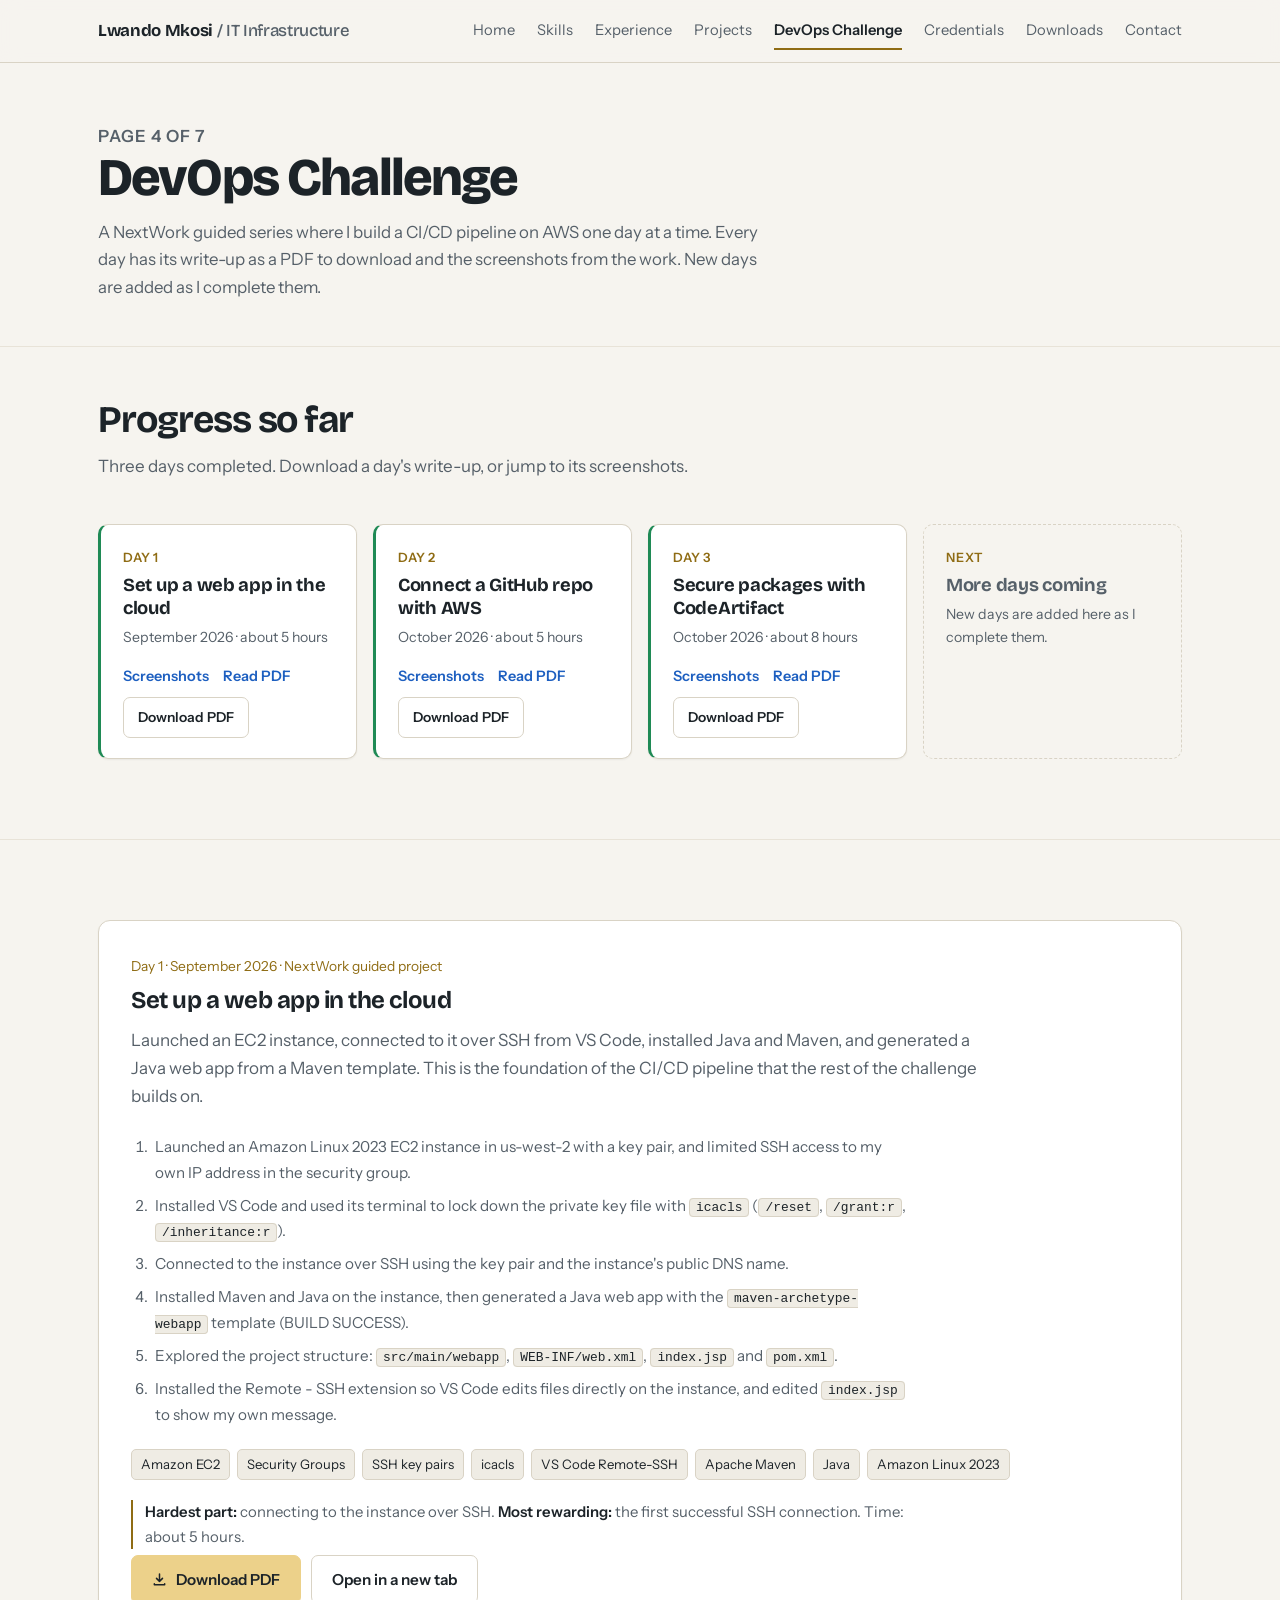
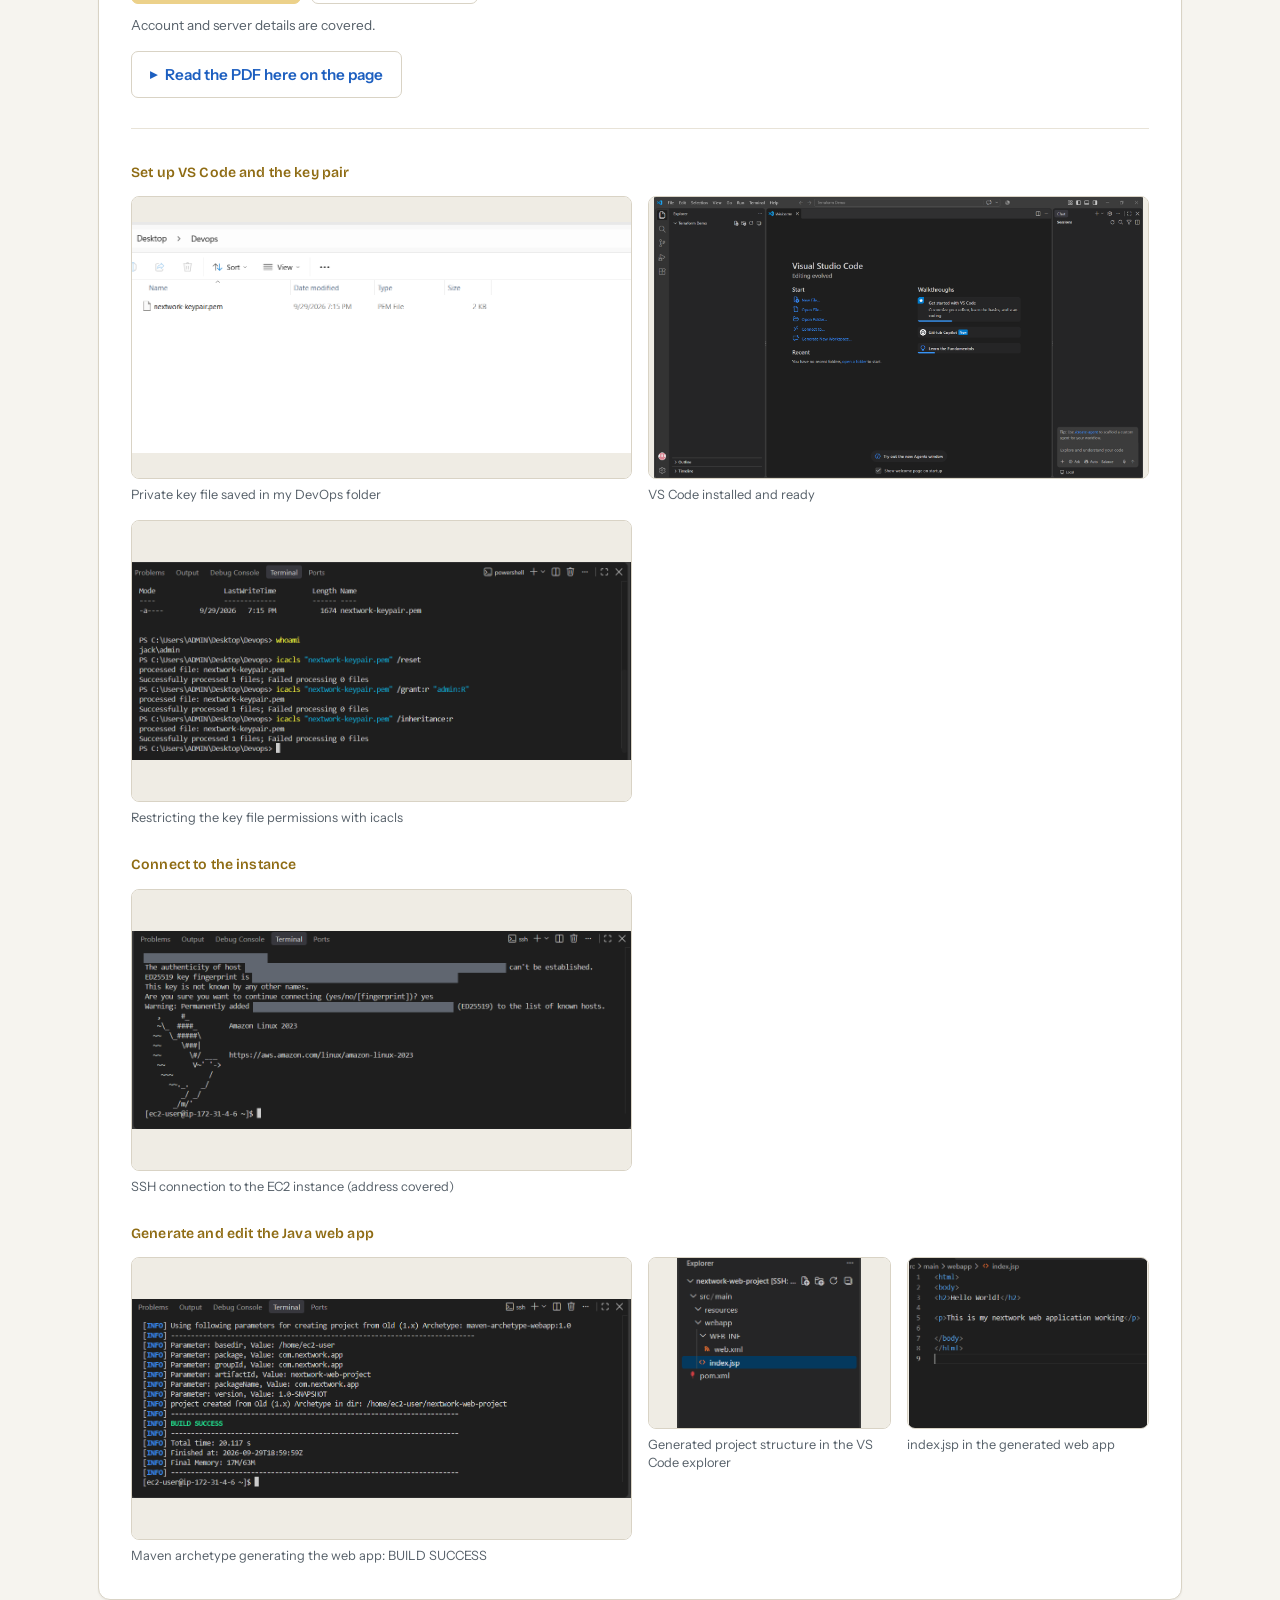
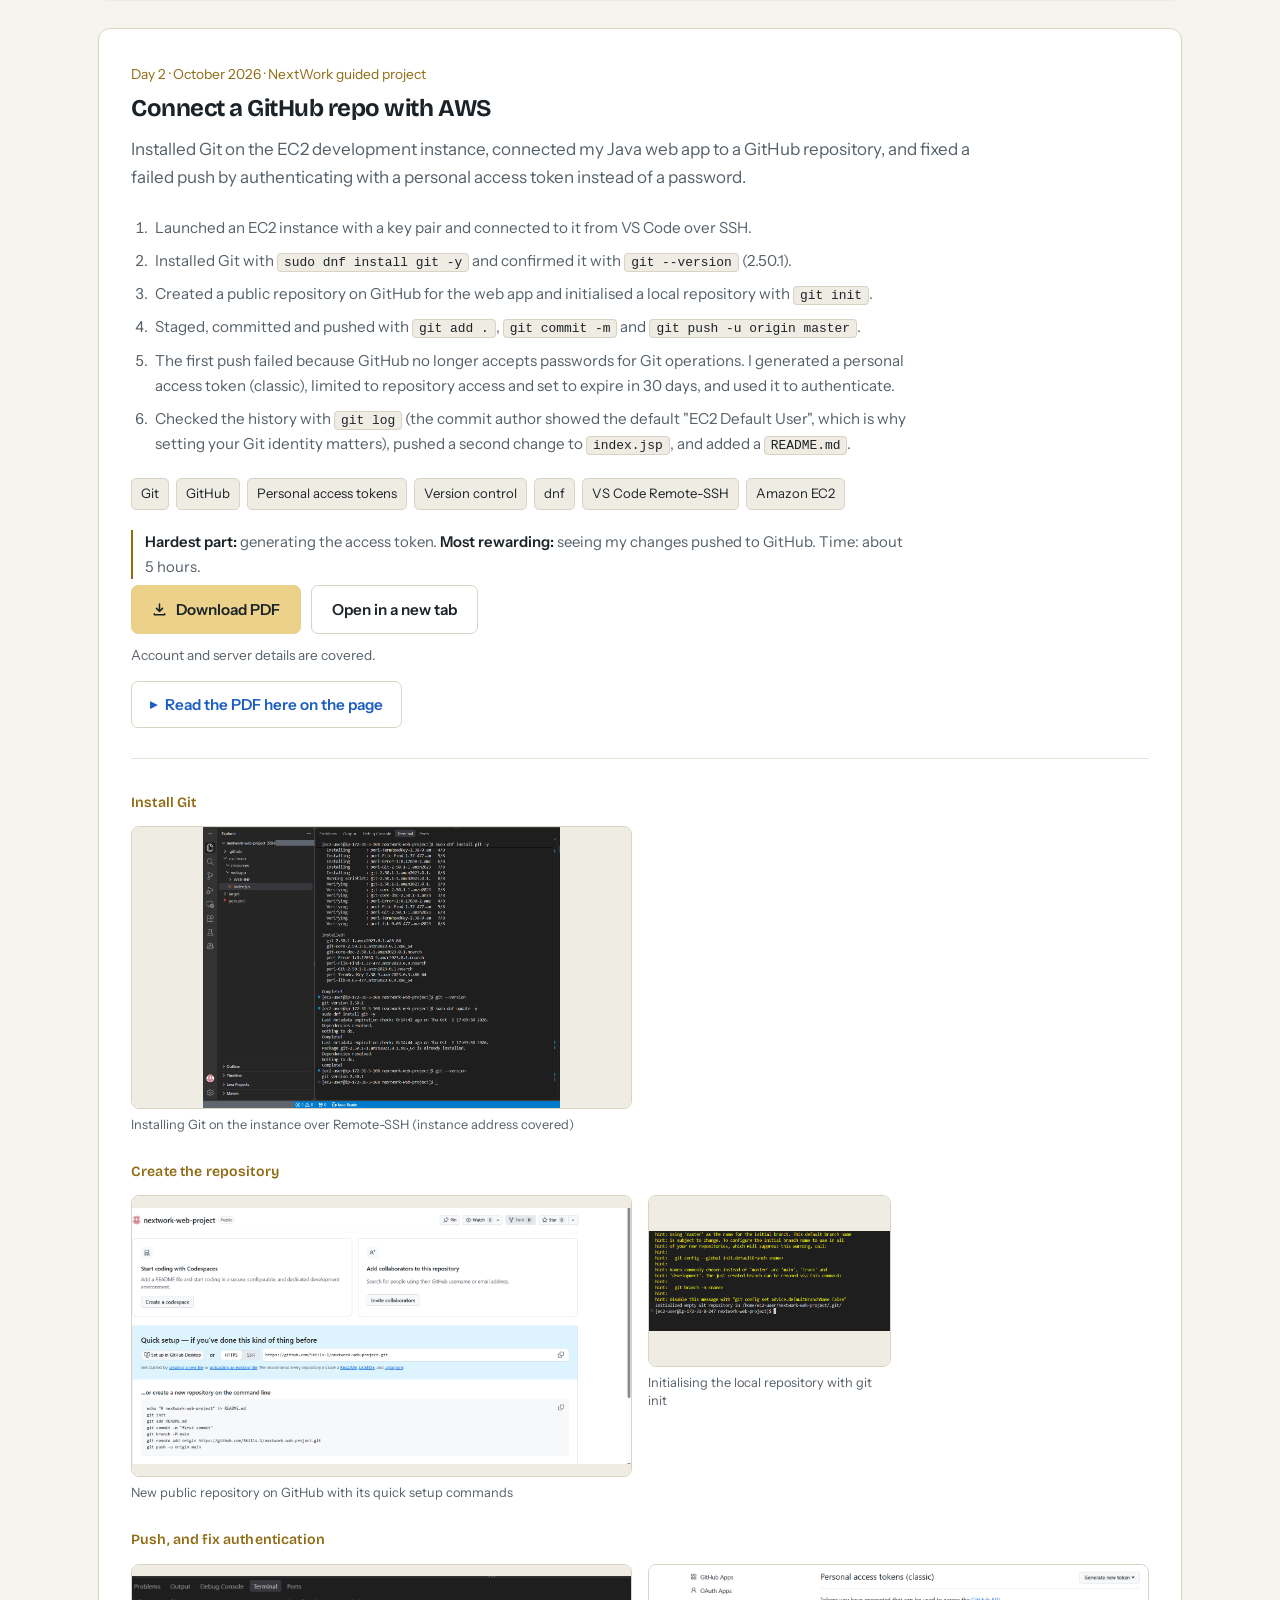
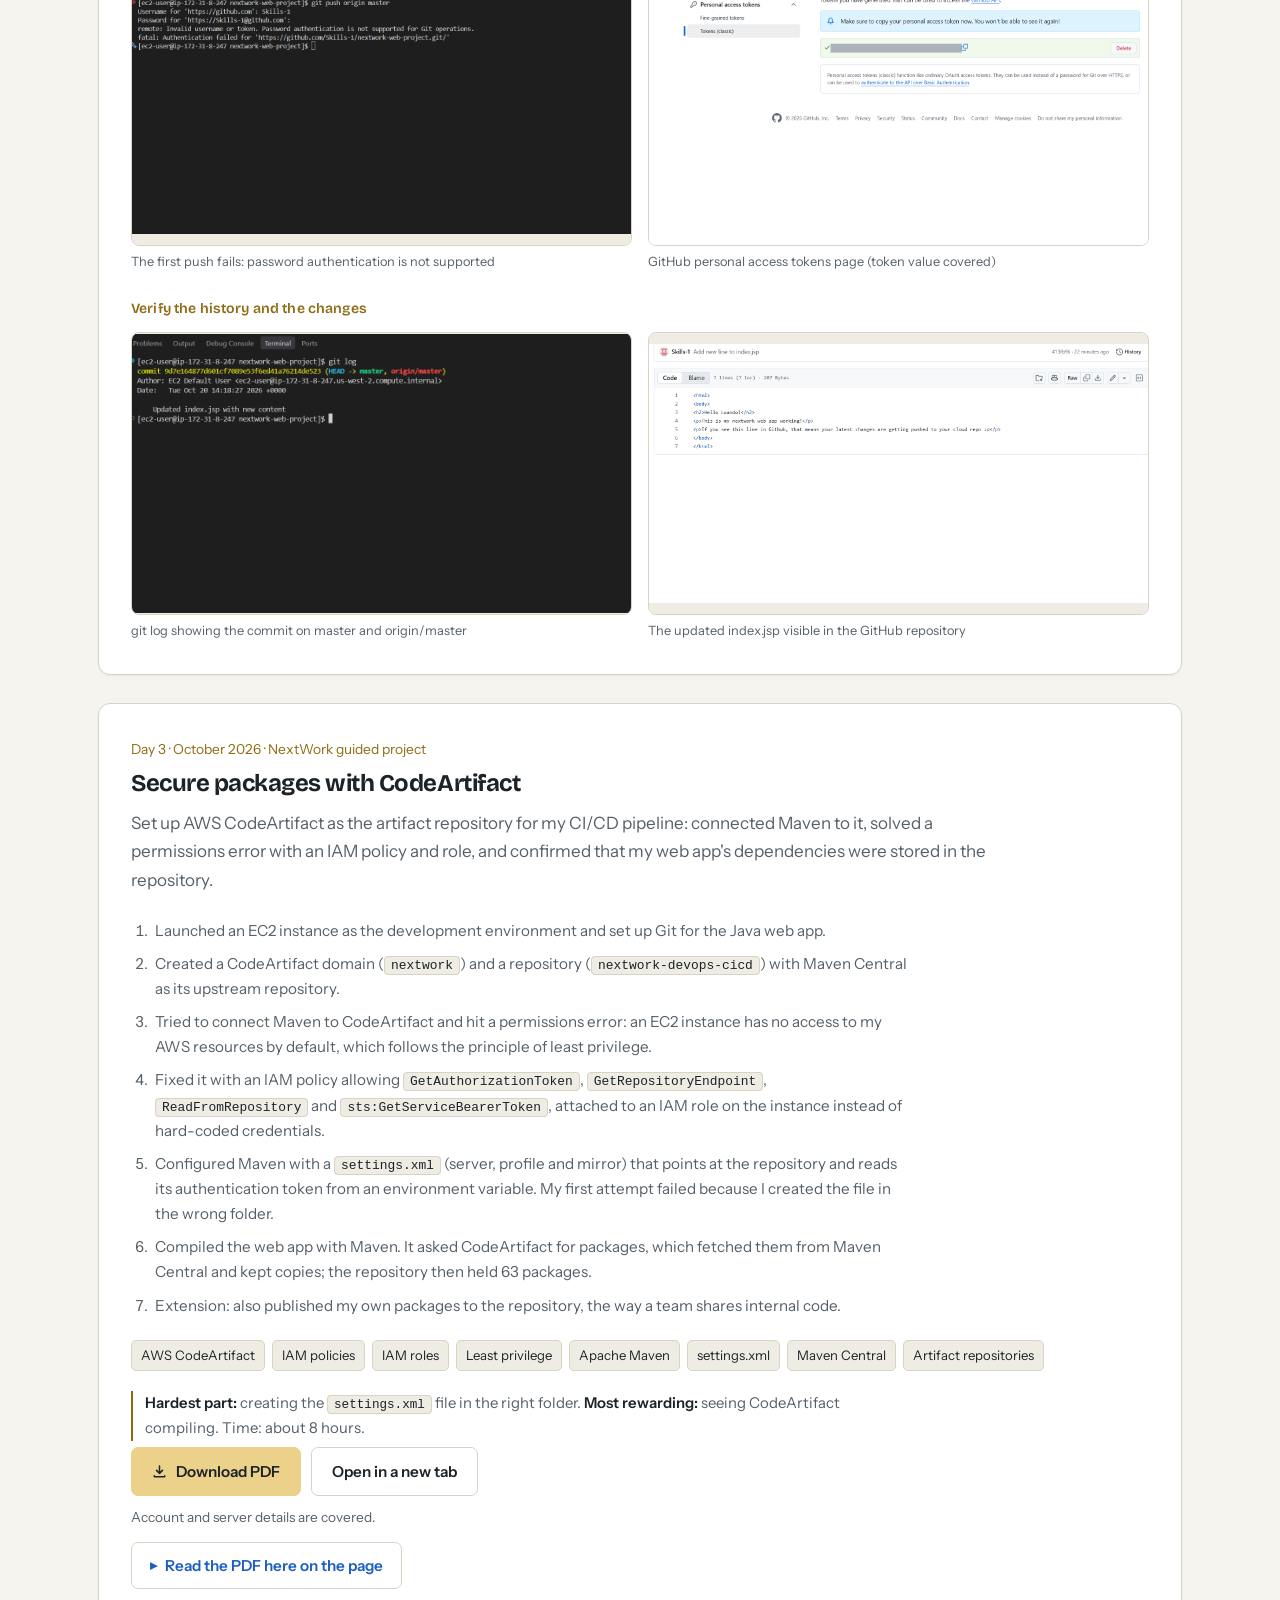
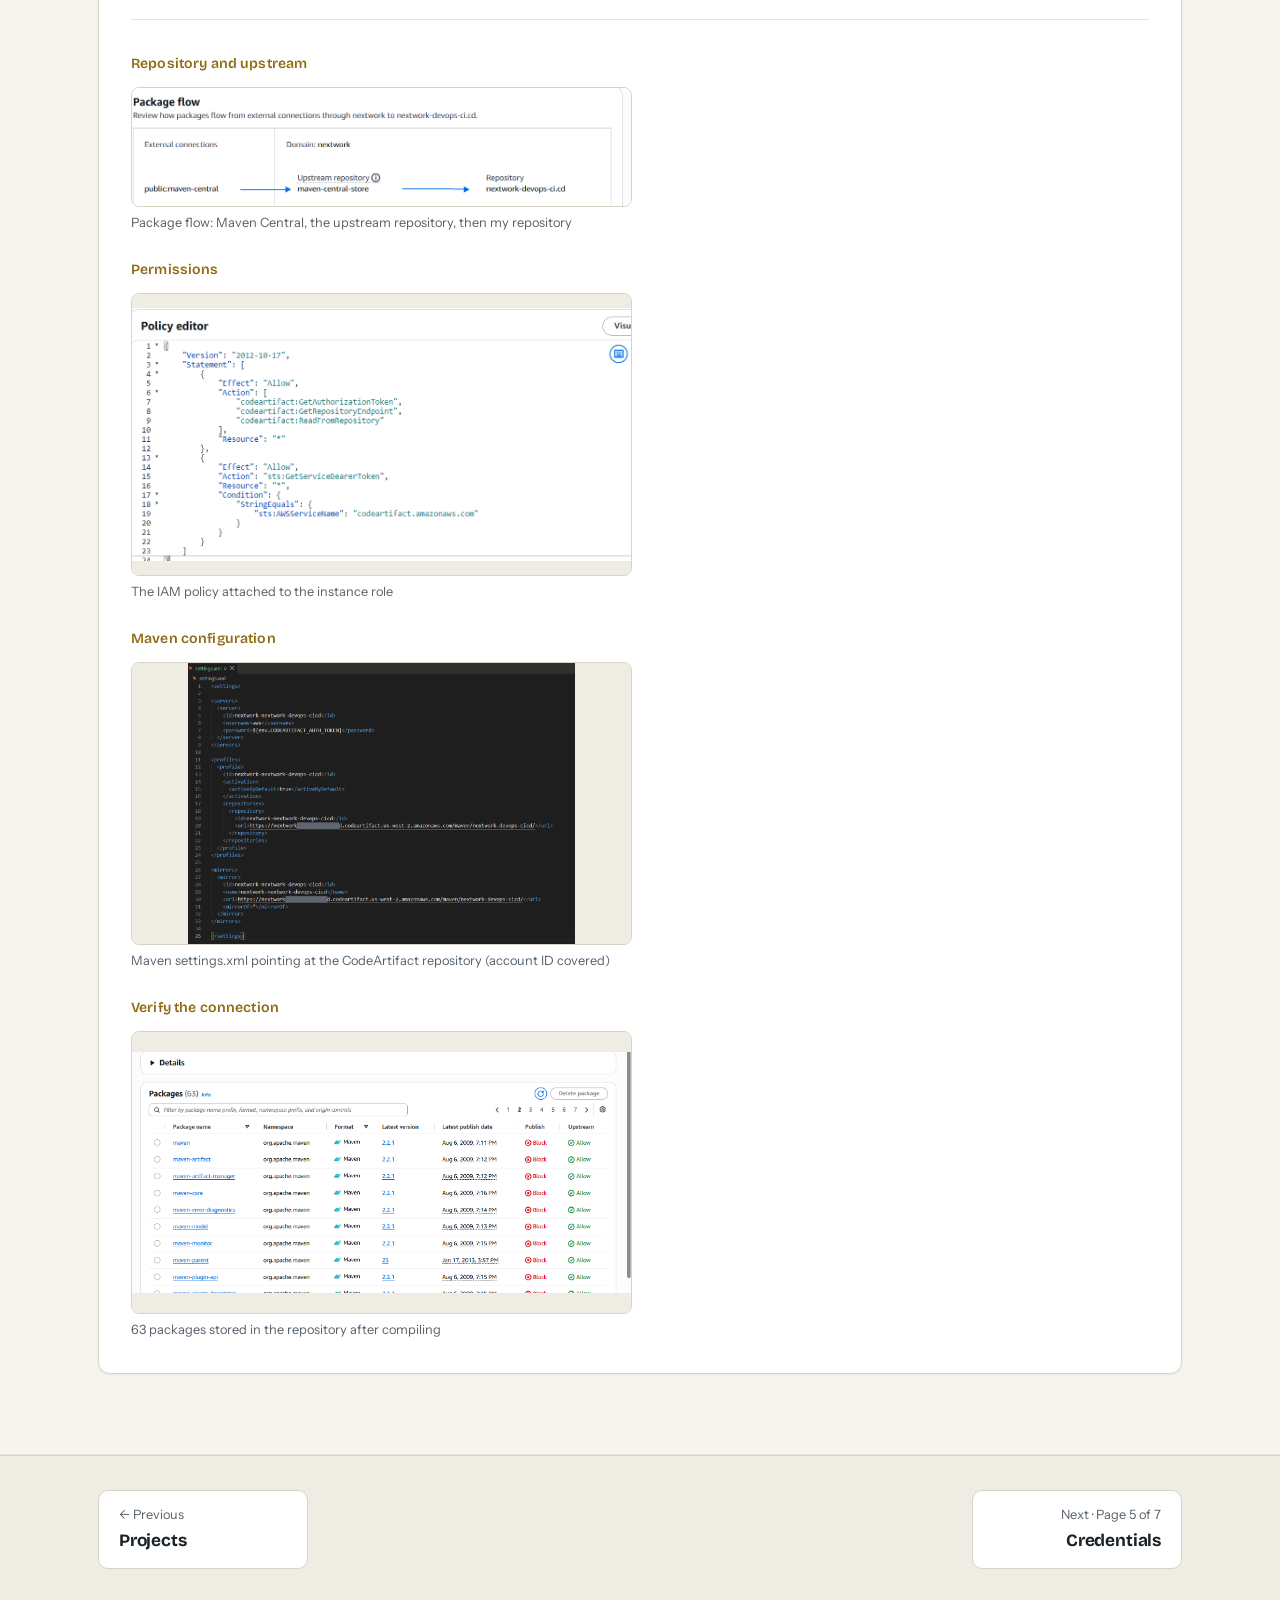
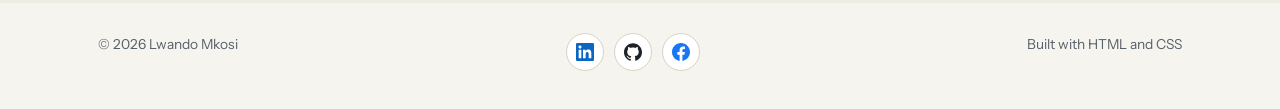
<file: devops-challenge.html>
<!DOCTYPE html>
<html lang="en">
<head>
<meta charset="utf-8">
<meta name="viewport" content="width=device-width, initial-scale=1">
<title>DevOps Challenge — Lwando Mkosi</title>
<meta name="description" content="NextWork DevOps Challenge: building a CI/CD pipeline on AWS day by day, with PDF write-ups and screenshots.">
<link rel="preconnect" href="https://fonts.googleapis.com">
<link rel="preconnect" href="https://fonts.gstatic.com" crossorigin>
<link href="https://fonts.googleapis.com/css2?family=Bricolage+Grotesque:opsz,wght@12..96,500;12..96,700;12..96,800&family=Instrument+Sans:wght@400;500;600&display=swap" rel="stylesheet">
<link rel="stylesheet" href="style.css">
</head>
<body class="page">

<header class="topbar">
  <div class="wrap">
    <a class="mark" href="index.html">Lwando Mkosi <span>/ IT Infrastructure</span></a>
    <nav class="nav" aria-label="Main">
      <a href="index.html">Home</a>
      <a href="skills.html">Skills</a>
      <a href="experience.html">Experience</a>
      <a href="projects.html">Projects</a>
      <a href="devops-challenge.html" aria-current="page">DevOps Challenge</a>
      <a href="credentials.html">Credentials</a>
      <a href="downloads.html">Downloads</a>
      <a href="contact.html">Contact</a>
    </nav>
  </div>
</header>

<div class="page-head">
  <div class="wrap">
    <p class="page-eyebrow">Page 4 of 7</p>
    <h1>DevOps Challenge</h1>
    <p>A NextWork guided series where I build a CI/CD pipeline on AWS one day at a time. Every day has its write-up as a PDF to download and the screenshots from the work. New days are added as I complete them.</p>
  </div>
</div>

<section id="overview">
  <div class="wrap">
    <div class="sec-head">
      <h2>Progress so far</h2>
      <p>Three days completed. Download a day's write-up, or jump to its screenshots.</p>
    </div>
    <div class="day-tiles">
    <article class="day-tile">
      <p class="day-num">Day 1</p>
      <h3>Set up a web app in the cloud</h3>
      <p class="day-meta">September 2026 · about 5 hours</p>
      <div class="day-actions"><a href="#day-1-gallery">Screenshots</a><a href="#day-1-pdf">Read PDF</a><a class="btn btn-ghost" href="assets/docs/DevOps-Challenge-Day-1-Set-Up-a-Web-App-in-the-Cloud.pdf" download>Download PDF</a></div>
    </article>
    <article class="day-tile">
      <p class="day-num">Day 2</p>
      <h3>Connect a GitHub repo with AWS</h3>
      <p class="day-meta">October 2026 · about 5 hours</p>
      <div class="day-actions"><a href="#day-2-gallery">Screenshots</a><a href="#day-2-pdf">Read PDF</a><a class="btn btn-ghost" href="assets/docs/DevOps-Challenge-Day-2-Connect-a-GitHub-Repo-with-AWS.pdf" download>Download PDF</a></div>
    </article>
    <article class="day-tile">
      <p class="day-num">Day 3</p>
      <h3>Secure packages with CodeArtifact</h3>
      <p class="day-meta">October 2026 · about 8 hours</p>
      <div class="day-actions"><a href="#day-3-gallery">Screenshots</a><a href="#day-3-pdf">Read PDF</a><a class="btn btn-ghost" href="assets/docs/DevOps-Challenge-Day-3-Secure-Packages-with-CodeArtifact.pdf" download>Download PDF</a></div>
    </article>
    <article class="day-tile upcoming">
      <p class="day-num">Next</p>
      <h3>More days coming</h3>
      <p class="day-meta">New days are added here as I complete them.</p>
    </article>
    </div>
  </div>
</section>

<section id="days">
  <div class="wrap">
    <article class="project" id="day-1">
      <header>
        <p class="project-tag">Day 1 · September 2026 · NextWork guided project</p>
        <h3>Set up a web app in the cloud</h3>
        <p class="project-lead">Launched an EC2 instance, connected to it over SSH from VS Code, installed Java and Maven, and generated a Java web app from a Maven template. This is the foundation of the CI/CD pipeline that the rest of the challenge builds on.</p>
      </header>
      <ol class="steps">
        <li>Launched an Amazon Linux 2023 EC2 instance in us-west-2 with a key pair, and limited SSH access to my own IP address in the security group.</li><li>Installed VS Code and used its terminal to lock down the private key file with <code>icacls</code> (<code>/reset</code>, <code>/grant:r</code>, <code>/inheritance:r</code>).</li><li>Connected to the instance over SSH using the key pair and the instance's public DNS name.</li><li>Installed Maven and Java on the instance, then generated a Java web app with the <code>maven-archetype-webapp</code> template (BUILD SUCCESS).</li><li>Explored the project structure: <code>src/main/webapp</code>, <code>WEB-INF/web.xml</code>, <code>index.jsp</code> and <code>pom.xml</code>.</li><li>Installed the Remote - SSH extension so VS Code edits files directly on the instance, and edited <code>index.jsp</code> to show my own message.</li>
      </ol>
      <ul class="tags"><li>Amazon EC2</li><li>Security Groups</li><li>SSH key pairs</li><li>icacls</li><li>VS Code Remote-SSH</li><li>Apache Maven</li><li>Java</li><li>Amazon Linux 2023</li></ul>
      <p class="project-next"><b>Hardest part:</b> connecting to the instance over SSH. <b>Most rewarding:</b> the first successful SSH connection. Time: about 5 hours.</p>
      <div class="doc-actions" id="day-1-pdf">
        <div class="doc-buttons">
          <a class="btn" href="assets/docs/DevOps-Challenge-Day-1-Set-Up-a-Web-App-in-the-Cloud.pdf" download><svg viewBox="0 0 16 16" fill="none" stroke="currentColor" stroke-width="1.6" stroke-linecap="round" stroke-linejoin="round" aria-hidden="true"><path d="M8 2v8m0 0L4.8 6.8M8 10l3.2-3.2M2.5 12.5v1h11v-1"/></svg> Download PDF</a>
          <a class="btn btn-ghost" href="assets/docs/DevOps-Challenge-Day-1-Set-Up-a-Web-App-in-the-Cloud.pdf" target="_blank" rel="noopener">Open in a new tab</a>
        </div>
        <p class="doc-note">Account and server details are covered.</p>
        <details class="pdf-viewer">
          <summary><span class="s-closed">Read the PDF here on the page</span><span class="s-open">Hide the PDF</span></summary>
          <iframe src="assets/docs/DevOps-Challenge-Day-1-Set-Up-a-Web-App-in-the-Cloud.pdf#view=FitH" title="Set up a web app in the cloud (PDF)" loading="lazy"></iframe>
          <p class="pdf-fallback">PDF not showing? Some phones cannot display a PDF inside a page. <a href="assets/docs/DevOps-Challenge-Day-1-Set-Up-a-Web-App-in-the-Cloud.pdf" target="_blank" rel="noopener">Open it in a new tab</a> or <a href="assets/docs/DevOps-Challenge-Day-1-Set-Up-a-Web-App-in-the-Cloud.pdf" download>download it</a>.</p>
        </details>
      </div>
      <div class="gallery" id="day-1-gallery"><div class="shot-group"><h4>Set up VS Code and the key pair</h4><div class="shots"><figure id="fig-day-1-1" class="feature"><a href="#lb-day-1-1" aria-label="View screenshot: Private key file saved in my DevOps folder"><img src="assets/devops/day1-01-keypair-file.png" alt="Folder showing the key pair file" loading="lazy"></a><figcaption>Private key file saved in my DevOps folder</figcaption></figure><figure id="fig-day-1-2" class="feature"><a href="#lb-day-1-2" aria-label="View screenshot: VS Code installed and ready"><img src="assets/devops/day1-02-vscode-welcome.png" alt="VS Code welcome screen" loading="lazy"></a><figcaption>VS Code installed and ready</figcaption></figure><figure id="fig-day-1-3" class="feature"><a href="#lb-day-1-3" aria-label="View screenshot: Restricting the key file permissions with icacls"><img src="assets/devops/day1-03-icacls-key-permissions.png" alt="PowerShell terminal running icacls" loading="lazy"></a><figcaption>Restricting the key file permissions with icacls</figcaption></figure></div></div><div class="shot-group"><h4>Connect to the instance</h4><div class="shots"><figure id="fig-day-1-4" class="feature"><a href="#lb-day-1-4" aria-label="View screenshot: SSH connection to the EC2 instance (address covered)"><img src="assets/devops/day1-04-ssh-connection.png" alt="SSH terminal connected to Amazon Linux 2023" loading="lazy"></a><figcaption>SSH connection to the EC2 instance (address covered)</figcaption></figure></div></div><div class="shot-group"><h4>Generate and edit the Java web app</h4><div class="shots"><figure id="fig-day-1-5" class="feature"><a href="#lb-day-1-5" aria-label="View screenshot: Maven archetype generating the web app: BUILD SUCCESS"><img src="assets/devops/day1-05-maven-build-success.png" alt="Maven build success output" loading="lazy"></a><figcaption>Maven archetype generating the web app: BUILD SUCCESS</figcaption></figure><figure id="fig-day-1-6"><a href="#lb-day-1-6" aria-label="View screenshot: Generated project structure in the VS Code explorer"><img src="assets/devops/day1-06-project-structure.png" alt="Project folder structure" loading="lazy"></a><figcaption>Generated project structure in the VS Code explorer</figcaption></figure><figure id="fig-day-1-7"><a href="#lb-day-1-7" aria-label="View screenshot: index.jsp in the generated web app"><img src="assets/devops/day1-07-edit-index-jsp.png" alt="index.jsp open in the editor" loading="lazy"></a><figcaption>index.jsp in the generated web app</figcaption></figure></div></div></div>
    </article>

    <article class="project" id="day-2">
      <header>
        <p class="project-tag">Day 2 · October 2026 · NextWork guided project</p>
        <h3>Connect a GitHub repo with AWS</h3>
        <p class="project-lead">Installed Git on the EC2 development instance, connected my Java web app to a GitHub repository, and fixed a failed push by authenticating with a personal access token instead of a password.</p>
      </header>
      <ol class="steps">
        <li>Launched an EC2 instance with a key pair and connected to it from VS Code over SSH.</li><li>Installed Git with <code>sudo dnf install git -y</code> and confirmed it with <code>git --version</code> (2.50.1).</li><li>Created a public repository on GitHub for the web app and initialised a local repository with <code>git init</code>.</li><li>Staged, committed and pushed with <code>git add .</code>, <code>git commit -m</code> and <code>git push -u origin master</code>.</li><li>The first push failed because GitHub no longer accepts passwords for Git operations. I generated a personal access token (classic), limited to repository access and set to expire in 30 days, and used it to authenticate.</li><li>Checked the history with <code>git log</code> (the commit author showed the default "EC2 Default User", which is why setting your Git identity matters), pushed a second change to <code>index.jsp</code>, and added a <code>README.md</code>.</li>
      </ol>
      <ul class="tags"><li>Git</li><li>GitHub</li><li>Personal access tokens</li><li>Version control</li><li>dnf</li><li>VS Code Remote-SSH</li><li>Amazon EC2</li></ul>
      <p class="project-next"><b>Hardest part:</b> generating the access token. <b>Most rewarding:</b> seeing my changes pushed to GitHub. Time: about 5 hours.</p>
      <div class="doc-actions" id="day-2-pdf">
        <div class="doc-buttons">
          <a class="btn" href="assets/docs/DevOps-Challenge-Day-2-Connect-a-GitHub-Repo-with-AWS.pdf" download><svg viewBox="0 0 16 16" fill="none" stroke="currentColor" stroke-width="1.6" stroke-linecap="round" stroke-linejoin="round" aria-hidden="true"><path d="M8 2v8m0 0L4.8 6.8M8 10l3.2-3.2M2.5 12.5v1h11v-1"/></svg> Download PDF</a>
          <a class="btn btn-ghost" href="assets/docs/DevOps-Challenge-Day-2-Connect-a-GitHub-Repo-with-AWS.pdf" target="_blank" rel="noopener">Open in a new tab</a>
        </div>
        <p class="doc-note">Account and server details are covered.</p>
        <details class="pdf-viewer">
          <summary><span class="s-closed">Read the PDF here on the page</span><span class="s-open">Hide the PDF</span></summary>
          <iframe src="assets/docs/DevOps-Challenge-Day-2-Connect-a-GitHub-Repo-with-AWS.pdf#view=FitH" title="Connect a GitHub repo with AWS (PDF)" loading="lazy"></iframe>
          <p class="pdf-fallback">PDF not showing? Some phones cannot display a PDF inside a page. <a href="assets/docs/DevOps-Challenge-Day-2-Connect-a-GitHub-Repo-with-AWS.pdf" target="_blank" rel="noopener">Open it in a new tab</a> or <a href="assets/docs/DevOps-Challenge-Day-2-Connect-a-GitHub-Repo-with-AWS.pdf" download>download it</a>.</p>
        </details>
      </div>
      <div class="gallery" id="day-2-gallery"><div class="shot-group"><h4>Install Git</h4><div class="shots"><figure id="fig-day-2-1" class="feature"><a href="#lb-day-2-1" aria-label="View screenshot: Installing Git on the instance over Remote-SSH (instance address covered)"><img src="assets/devops/day2-01-install-git.png" alt="Terminal installing Git" loading="lazy"></a><figcaption>Installing Git on the instance over Remote-SSH (instance address covered)</figcaption></figure></div></div><div class="shot-group"><h4>Create the repository</h4><div class="shots"><figure id="fig-day-2-2" class="feature"><a href="#lb-day-2-2" aria-label="View screenshot: New public repository on GitHub with its quick setup commands"><img src="assets/devops/day2-02-github-repo.png" alt="GitHub repository quick setup page" loading="lazy"></a><figcaption>New public repository on GitHub with its quick setup commands</figcaption></figure><figure id="fig-day-2-3"><a href="#lb-day-2-3" aria-label="View screenshot: Initialising the local repository with git init"><img src="assets/devops/day2-03-git-init.png" alt="git init output" loading="lazy"></a><figcaption>Initialising the local repository with git init</figcaption></figure></div></div><div class="shot-group"><h4>Push, and fix authentication</h4><div class="shots"><figure id="fig-day-2-4" class="feature"><a href="#lb-day-2-4" aria-label="View screenshot: The first push fails: password authentication is not supported"><img src="assets/devops/day2-04-push-fails-password.png" alt="Failed git push" loading="lazy"></a><figcaption>The first push fails: password authentication is not supported</figcaption></figure><figure id="fig-day-2-5" class="feature"><a href="#lb-day-2-5" aria-label="View screenshot: GitHub personal access tokens page (token value covered)"><img src="assets/devops/day2-06-github-token.png" alt="GitHub personal access tokens page" loading="lazy"></a><figcaption>GitHub personal access tokens page (token value covered)</figcaption></figure></div></div><div class="shot-group"><h4>Verify the history and the changes</h4><div class="shots"><figure id="fig-day-2-6" class="feature"><a href="#lb-day-2-6" aria-label="View screenshot: git log showing the commit on master and origin/master"><img src="assets/devops/day2-05-git-log.png" alt="git log output" loading="lazy"></a><figcaption>git log showing the commit on master and origin/master</figcaption></figure><figure id="fig-day-2-7" class="feature"><a href="#lb-day-2-7" aria-label="View screenshot: The updated index.jsp visible in the GitHub repository"><img src="assets/devops/day2-07-github-index-jsp.png" alt="index.jsp shown on GitHub" loading="lazy"></a><figcaption>The updated index.jsp visible in the GitHub repository</figcaption></figure></div></div></div>
    </article>

    <article class="project" id="day-3">
      <header>
        <p class="project-tag">Day 3 · October 2026 · NextWork guided project</p>
        <h3>Secure packages with CodeArtifact</h3>
        <p class="project-lead">Set up AWS CodeArtifact as the artifact repository for my CI/CD pipeline: connected Maven to it, solved a permissions error with an IAM policy and role, and confirmed that my web app's dependencies were stored in the repository.</p>
      </header>
      <ol class="steps">
        <li>Launched an EC2 instance as the development environment and set up Git for the Java web app.</li><li>Created a CodeArtifact domain (<code>nextwork</code>) and a repository (<code>nextwork-devops-cicd</code>) with Maven Central as its upstream repository.</li><li>Tried to connect Maven to CodeArtifact and hit a permissions error: an EC2 instance has no access to my AWS resources by default, which follows the principle of least privilege.</li><li>Fixed it with an IAM policy allowing <code>GetAuthorizationToken</code>, <code>GetRepositoryEndpoint</code>, <code>ReadFromRepository</code> and <code>sts:GetServiceBearerToken</code>, attached to an IAM role on the instance instead of hard-coded credentials.</li><li>Configured Maven with a <code>settings.xml</code> (server, profile and mirror) that points at the repository and reads its authentication token from an environment variable. My first attempt failed because I created the file in the wrong folder.</li><li>Compiled the web app with Maven. It asked CodeArtifact for packages, which fetched them from Maven Central and kept copies; the repository then held 63 packages.</li><li>Extension: also published my own packages to the repository, the way a team shares internal code.</li>
      </ol>
      <ul class="tags"><li>AWS CodeArtifact</li><li>IAM policies</li><li>IAM roles</li><li>Least privilege</li><li>Apache Maven</li><li>settings.xml</li><li>Maven Central</li><li>Artifact repositories</li></ul>
      <p class="project-next"><b>Hardest part:</b> creating the <code>settings.xml</code> file in the right folder. <b>Most rewarding:</b> seeing CodeArtifact compiling. Time: about 8 hours.</p>
      <div class="doc-actions" id="day-3-pdf">
        <div class="doc-buttons">
          <a class="btn" href="assets/docs/DevOps-Challenge-Day-3-Secure-Packages-with-CodeArtifact.pdf" download><svg viewBox="0 0 16 16" fill="none" stroke="currentColor" stroke-width="1.6" stroke-linecap="round" stroke-linejoin="round" aria-hidden="true"><path d="M8 2v8m0 0L4.8 6.8M8 10l3.2-3.2M2.5 12.5v1h11v-1"/></svg> Download PDF</a>
          <a class="btn btn-ghost" href="assets/docs/DevOps-Challenge-Day-3-Secure-Packages-with-CodeArtifact.pdf" target="_blank" rel="noopener">Open in a new tab</a>
        </div>
        <p class="doc-note">Account and server details are covered.</p>
        <details class="pdf-viewer">
          <summary><span class="s-closed">Read the PDF here on the page</span><span class="s-open">Hide the PDF</span></summary>
          <iframe src="assets/docs/DevOps-Challenge-Day-3-Secure-Packages-with-CodeArtifact.pdf#view=FitH" title="Secure packages with CodeArtifact (PDF)" loading="lazy"></iframe>
          <p class="pdf-fallback">PDF not showing? Some phones cannot display a PDF inside a page. <a href="assets/docs/DevOps-Challenge-Day-3-Secure-Packages-with-CodeArtifact.pdf" target="_blank" rel="noopener">Open it in a new tab</a> or <a href="assets/docs/DevOps-Challenge-Day-3-Secure-Packages-with-CodeArtifact.pdf" download>download it</a>.</p>
        </details>
      </div>
      <div class="gallery" id="day-3-gallery"><div class="shot-group"><h4>Repository and upstream</h4><div class="shots"><figure id="fig-day-3-1" class="wide"><a href="#lb-day-3-1" aria-label="View screenshot: Package flow: Maven Central, the upstream repository, then my repository"><img src="assets/devops/day3-01-package-flow.png" alt="CodeArtifact package flow diagram" loading="lazy"></a><figcaption>Package flow: Maven Central, the upstream repository, then my repository</figcaption></figure></div></div><div class="shot-group"><h4>Permissions</h4><div class="shots"><figure id="fig-day-3-2" class="feature"><a href="#lb-day-3-2" aria-label="View screenshot: The IAM policy attached to the instance role"><img src="assets/devops/day3-02-iam-policy.png" alt="IAM policy JSON in the policy editor" loading="lazy"></a><figcaption>The IAM policy attached to the instance role</figcaption></figure></div></div><div class="shot-group"><h4>Maven configuration</h4><div class="shots"><figure id="fig-day-3-3" class="feature"><a href="#lb-day-3-3" aria-label="View screenshot: Maven settings.xml pointing at the CodeArtifact repository (account ID covered)"><img src="assets/devops/day3-03-maven-settings-xml.png" alt="settings.xml in VS Code" loading="lazy"></a><figcaption>Maven settings.xml pointing at the CodeArtifact repository (account ID covered)</figcaption></figure></div></div><div class="shot-group"><h4>Verify the connection</h4><div class="shots"><figure id="fig-day-3-4" class="feature"><a href="#lb-day-3-4" aria-label="View screenshot: 63 packages stored in the repository after compiling"><img src="assets/devops/day3-04-packages-in-repository.png" alt="CodeArtifact packages list" loading="lazy"></a><figcaption>63 packages stored in the repository after compiling</figcaption></figure></div></div></div>
    </article>

    <!-- ADD THE NEXT DAY HERE: copy a full <article class="project" id="day-N"> block above, change the day number,
         title, text, screenshots and PDF link, and add a matching <article class="day-tile"> in the overview at the top. -->
  </div>
</section>

<div class="pager"><div class="wrap"><a class="prev" href="projects.html"><span>← Previous</span><strong>Projects</strong></a><a class="next" href="credentials.html"><span>Next · Page 5 of 7</span><strong>Credentials</strong></a></div></div>

<footer>
  <div class="wrap">
    <div>© 2026 Lwando Mkosi</div>
    <div class="social" aria-label="Social links">
      <a class="soc-ico" href="https://www.linkedin.com/in/lwando-mkosi-a2227b27a" target="_blank" rel="noopener" aria-label="LinkedIn" title="LinkedIn"><svg class="ico ico-linkedin" viewBox="0 0 24 24" aria-hidden="true" focusable="false"><path fill="currentColor" d="M20.447 20.452h-3.554v-5.569c0-1.328-.027-3.037-1.852-3.037-1.853 0-2.136 1.445-2.136 2.939v5.667H9.351V9h3.414v1.561h.046c.477-.9 1.637-1.85 3.37-1.85 3.601 0 4.267 2.37 4.267 5.455v6.286zM5.337 7.433c-1.144 0-2.063-.926-2.063-2.065 0-1.138.92-2.063 2.063-2.063 1.14 0 2.064.925 2.064 2.063 0 1.139-.925 2.065-2.064 2.065zm1.782 13.019H3.555V9h3.564v11.452zM22.225 0H1.771C.792 0 0 .774 0 1.729v20.542C0 23.227.792 24 1.771 24h20.451C23.2 24 24 23.227 24 22.271V1.729C24 .774 23.2 0 22.222 0h.003z"/></svg></a>
      <a class="soc-ico" href="https://github.com/Skills-1" target="_blank" rel="noopener" aria-label="GitHub" title="GitHub"><svg class="ico ico-github" viewBox="0 0 24 24" aria-hidden="true" focusable="false"><path fill="currentColor" d="M12 .297c-6.63 0-12 5.373-12 12 0 5.303 3.438 9.8 8.205 11.385.6.113.82-.258.82-.577 0-.285-.01-1.04-.015-2.04-3.338.724-4.042-1.61-4.042-1.61C4.422 18.07 3.633 17.7 3.633 17.7c-1.087-.744.084-.729.084-.729 1.205.084 1.838 1.236 1.838 1.236 1.07 1.835 2.809 1.305 3.495.998.108-.776.417-1.305.76-1.605-2.665-.3-5.466-1.332-5.466-5.93 0-1.31.465-2.38 1.235-3.22-.135-.303-.54-1.523.105-3.176 0 0 1.005-.322 3.3 1.23.96-.267 1.98-.399 3-.405 1.02.006 2.04.138 3 .405 2.28-1.552 3.285-1.23 3.285-1.23.645 1.653.24 2.873.12 3.176.765.84 1.23 1.91 1.23 3.22 0 4.61-2.805 5.625-5.475 5.92.42.36.81 1.096.81 2.22 0 1.606-.015 2.896-.015 3.286 0 .315.21.69.825.57C20.565 22.092 24 17.592 24 12.297c0-6.627-5.373-12-12-12"/></svg></a>
      <a class="soc-ico" href="https://www.facebook.com/lwando.mkosi" target="_blank" rel="noopener" aria-label="Facebook" title="Facebook"><svg class="ico ico-facebook" viewBox="0 0 24 24" aria-hidden="true" focusable="false"><path fill="currentColor" d="M24 12.073c0-6.627-5.373-12-12-12s-12 5.373-12 12c0 5.99 4.388 10.954 10.125 11.854v-8.385H7.078v-3.47h3.047V9.43c0-3.007 1.792-4.669 4.533-4.669 1.312 0 2.686.235 2.686.235v2.953H15.83c-1.491 0-1.956.925-1.956 1.874v2.25h3.328l-.532 3.47h-2.796v8.385C19.612 23.027 24 18.062 24 12.073z"/></svg></a>
    </div>
    <div>Built with HTML and CSS</div>
  </div>
</footer>


<!-- screenshot viewer: pure CSS, opens with :target -->
<div class="lightbox" id="lb-day-1-1" role="dialog" aria-label="Screenshot viewer">
  <a class="lb-bg" href="#fig-day-1-1" aria-label="Close screenshot"></a>
  <a class="lb-close" href="#fig-day-1-1">Close ✕</a>
  <a class="lb-nav lb-next" href="#lb-day-1-2" aria-label="Next screenshot">›</a>
  <figure class="lb-fig"><img src="assets/devops/day1-01-keypair-file.png" alt="Folder showing the key pair file" loading="lazy"><figcaption>Private key file saved in my DevOps folder <span class="lb-count">· 1 of 7</span> · <a href="assets/devops/day1-01-keypair-file.png" target="_blank" rel="noopener">Open full size</a></figcaption></figure>
</div>
<div class="lightbox" id="lb-day-1-2" role="dialog" aria-label="Screenshot viewer">
  <a class="lb-bg" href="#fig-day-1-2" aria-label="Close screenshot"></a>
  <a class="lb-close" href="#fig-day-1-2">Close ✕</a>
  <a class="lb-nav lb-prev" href="#lb-day-1-1" aria-label="Previous screenshot">‹</a><a class="lb-nav lb-next" href="#lb-day-1-3" aria-label="Next screenshot">›</a>
  <figure class="lb-fig"><img src="assets/devops/day1-02-vscode-welcome.png" alt="VS Code welcome screen" loading="lazy"><figcaption>VS Code installed and ready <span class="lb-count">· 2 of 7</span> · <a href="assets/devops/day1-02-vscode-welcome.png" target="_blank" rel="noopener">Open full size</a></figcaption></figure>
</div>
<div class="lightbox" id="lb-day-1-3" role="dialog" aria-label="Screenshot viewer">
  <a class="lb-bg" href="#fig-day-1-3" aria-label="Close screenshot"></a>
  <a class="lb-close" href="#fig-day-1-3">Close ✕</a>
  <a class="lb-nav lb-prev" href="#lb-day-1-2" aria-label="Previous screenshot">‹</a><a class="lb-nav lb-next" href="#lb-day-1-4" aria-label="Next screenshot">›</a>
  <figure class="lb-fig"><img src="assets/devops/day1-03-icacls-key-permissions.png" alt="PowerShell terminal running icacls" loading="lazy"><figcaption>Restricting the key file permissions with icacls <span class="lb-count">· 3 of 7</span> · <a href="assets/devops/day1-03-icacls-key-permissions.png" target="_blank" rel="noopener">Open full size</a></figcaption></figure>
</div>
<div class="lightbox" id="lb-day-1-4" role="dialog" aria-label="Screenshot viewer">
  <a class="lb-bg" href="#fig-day-1-4" aria-label="Close screenshot"></a>
  <a class="lb-close" href="#fig-day-1-4">Close ✕</a>
  <a class="lb-nav lb-prev" href="#lb-day-1-3" aria-label="Previous screenshot">‹</a><a class="lb-nav lb-next" href="#lb-day-1-5" aria-label="Next screenshot">›</a>
  <figure class="lb-fig"><img src="assets/devops/day1-04-ssh-connection.png" alt="SSH terminal connected to Amazon Linux 2023" loading="lazy"><figcaption>SSH connection to the EC2 instance (address covered) <span class="lb-count">· 4 of 7</span> · <a href="assets/devops/day1-04-ssh-connection.png" target="_blank" rel="noopener">Open full size</a></figcaption></figure>
</div>
<div class="lightbox" id="lb-day-1-5" role="dialog" aria-label="Screenshot viewer">
  <a class="lb-bg" href="#fig-day-1-5" aria-label="Close screenshot"></a>
  <a class="lb-close" href="#fig-day-1-5">Close ✕</a>
  <a class="lb-nav lb-prev" href="#lb-day-1-4" aria-label="Previous screenshot">‹</a><a class="lb-nav lb-next" href="#lb-day-1-6" aria-label="Next screenshot">›</a>
  <figure class="lb-fig"><img src="assets/devops/day1-05-maven-build-success.png" alt="Maven build success output" loading="lazy"><figcaption>Maven archetype generating the web app: BUILD SUCCESS <span class="lb-count">· 5 of 7</span> · <a href="assets/devops/day1-05-maven-build-success.png" target="_blank" rel="noopener">Open full size</a></figcaption></figure>
</div>
<div class="lightbox" id="lb-day-1-6" role="dialog" aria-label="Screenshot viewer">
  <a class="lb-bg" href="#fig-day-1-6" aria-label="Close screenshot"></a>
  <a class="lb-close" href="#fig-day-1-6">Close ✕</a>
  <a class="lb-nav lb-prev" href="#lb-day-1-5" aria-label="Previous screenshot">‹</a><a class="lb-nav lb-next" href="#lb-day-1-7" aria-label="Next screenshot">›</a>
  <figure class="lb-fig"><img src="assets/devops/day1-06-project-structure.png" alt="Project folder structure" loading="lazy"><figcaption>Generated project structure in the VS Code explorer <span class="lb-count">· 6 of 7</span> · <a href="assets/devops/day1-06-project-structure.png" target="_blank" rel="noopener">Open full size</a></figcaption></figure>
</div>
<div class="lightbox" id="lb-day-1-7" role="dialog" aria-label="Screenshot viewer">
  <a class="lb-bg" href="#fig-day-1-7" aria-label="Close screenshot"></a>
  <a class="lb-close" href="#fig-day-1-7">Close ✕</a>
  <a class="lb-nav lb-prev" href="#lb-day-1-6" aria-label="Previous screenshot">‹</a>
  <figure class="lb-fig"><img src="assets/devops/day1-07-edit-index-jsp.png" alt="index.jsp open in the editor" loading="lazy"><figcaption>index.jsp in the generated web app <span class="lb-count">· 7 of 7</span> · <a href="assets/devops/day1-07-edit-index-jsp.png" target="_blank" rel="noopener">Open full size</a></figcaption></figure>
</div>
<div class="lightbox" id="lb-day-2-1" role="dialog" aria-label="Screenshot viewer">
  <a class="lb-bg" href="#fig-day-2-1" aria-label="Close screenshot"></a>
  <a class="lb-close" href="#fig-day-2-1">Close ✕</a>
  <a class="lb-nav lb-next" href="#lb-day-2-2" aria-label="Next screenshot">›</a>
  <figure class="lb-fig"><img src="assets/devops/day2-01-install-git.png" alt="Terminal installing Git" loading="lazy"><figcaption>Installing Git on the instance over Remote-SSH (instance address covered) <span class="lb-count">· 1 of 7</span> · <a href="assets/devops/day2-01-install-git.png" target="_blank" rel="noopener">Open full size</a></figcaption></figure>
</div>
<div class="lightbox" id="lb-day-2-2" role="dialog" aria-label="Screenshot viewer">
  <a class="lb-bg" href="#fig-day-2-2" aria-label="Close screenshot"></a>
  <a class="lb-close" href="#fig-day-2-2">Close ✕</a>
  <a class="lb-nav lb-prev" href="#lb-day-2-1" aria-label="Previous screenshot">‹</a><a class="lb-nav lb-next" href="#lb-day-2-3" aria-label="Next screenshot">›</a>
  <figure class="lb-fig"><img src="assets/devops/day2-02-github-repo.png" alt="GitHub repository quick setup page" loading="lazy"><figcaption>New public repository on GitHub with its quick setup commands <span class="lb-count">· 2 of 7</span> · <a href="assets/devops/day2-02-github-repo.png" target="_blank" rel="noopener">Open full size</a></figcaption></figure>
</div>
<div class="lightbox" id="lb-day-2-3" role="dialog" aria-label="Screenshot viewer">
  <a class="lb-bg" href="#fig-day-2-3" aria-label="Close screenshot"></a>
  <a class="lb-close" href="#fig-day-2-3">Close ✕</a>
  <a class="lb-nav lb-prev" href="#lb-day-2-2" aria-label="Previous screenshot">‹</a><a class="lb-nav lb-next" href="#lb-day-2-4" aria-label="Next screenshot">›</a>
  <figure class="lb-fig"><img src="assets/devops/day2-03-git-init.png" alt="git init output" loading="lazy"><figcaption>Initialising the local repository with git init <span class="lb-count">· 3 of 7</span> · <a href="assets/devops/day2-03-git-init.png" target="_blank" rel="noopener">Open full size</a></figcaption></figure>
</div>
<div class="lightbox" id="lb-day-2-4" role="dialog" aria-label="Screenshot viewer">
  <a class="lb-bg" href="#fig-day-2-4" aria-label="Close screenshot"></a>
  <a class="lb-close" href="#fig-day-2-4">Close ✕</a>
  <a class="lb-nav lb-prev" href="#lb-day-2-3" aria-label="Previous screenshot">‹</a><a class="lb-nav lb-next" href="#lb-day-2-5" aria-label="Next screenshot">›</a>
  <figure class="lb-fig"><img src="assets/devops/day2-04-push-fails-password.png" alt="Failed git push" loading="lazy"><figcaption>The first push fails: password authentication is not supported <span class="lb-count">· 4 of 7</span> · <a href="assets/devops/day2-04-push-fails-password.png" target="_blank" rel="noopener">Open full size</a></figcaption></figure>
</div>
<div class="lightbox" id="lb-day-2-5" role="dialog" aria-label="Screenshot viewer">
  <a class="lb-bg" href="#fig-day-2-5" aria-label="Close screenshot"></a>
  <a class="lb-close" href="#fig-day-2-5">Close ✕</a>
  <a class="lb-nav lb-prev" href="#lb-day-2-4" aria-label="Previous screenshot">‹</a><a class="lb-nav lb-next" href="#lb-day-2-6" aria-label="Next screenshot">›</a>
  <figure class="lb-fig"><img src="assets/devops/day2-06-github-token.png" alt="GitHub personal access tokens page" loading="lazy"><figcaption>GitHub personal access tokens page (token value covered) <span class="lb-count">· 5 of 7</span> · <a href="assets/devops/day2-06-github-token.png" target="_blank" rel="noopener">Open full size</a></figcaption></figure>
</div>
<div class="lightbox" id="lb-day-2-6" role="dialog" aria-label="Screenshot viewer">
  <a class="lb-bg" href="#fig-day-2-6" aria-label="Close screenshot"></a>
  <a class="lb-close" href="#fig-day-2-6">Close ✕</a>
  <a class="lb-nav lb-prev" href="#lb-day-2-5" aria-label="Previous screenshot">‹</a><a class="lb-nav lb-next" href="#lb-day-2-7" aria-label="Next screenshot">›</a>
  <figure class="lb-fig"><img src="assets/devops/day2-05-git-log.png" alt="git log output" loading="lazy"><figcaption>git log showing the commit on master and origin/master <span class="lb-count">· 6 of 7</span> · <a href="assets/devops/day2-05-git-log.png" target="_blank" rel="noopener">Open full size</a></figcaption></figure>
</div>
<div class="lightbox" id="lb-day-2-7" role="dialog" aria-label="Screenshot viewer">
  <a class="lb-bg" href="#fig-day-2-7" aria-label="Close screenshot"></a>
  <a class="lb-close" href="#fig-day-2-7">Close ✕</a>
  <a class="lb-nav lb-prev" href="#lb-day-2-6" aria-label="Previous screenshot">‹</a>
  <figure class="lb-fig"><img src="assets/devops/day2-07-github-index-jsp.png" alt="index.jsp shown on GitHub" loading="lazy"><figcaption>The updated index.jsp visible in the GitHub repository <span class="lb-count">· 7 of 7</span> · <a href="assets/devops/day2-07-github-index-jsp.png" target="_blank" rel="noopener">Open full size</a></figcaption></figure>
</div>
<div class="lightbox" id="lb-day-3-1" role="dialog" aria-label="Screenshot viewer">
  <a class="lb-bg" href="#fig-day-3-1" aria-label="Close screenshot"></a>
  <a class="lb-close" href="#fig-day-3-1">Close ✕</a>
  <a class="lb-nav lb-next" href="#lb-day-3-2" aria-label="Next screenshot">›</a>
  <figure class="lb-fig"><img src="assets/devops/day3-01-package-flow.png" alt="CodeArtifact package flow diagram" loading="lazy"><figcaption>Package flow: Maven Central, the upstream repository, then my repository <span class="lb-count">· 1 of 4</span> · <a href="assets/devops/day3-01-package-flow.png" target="_blank" rel="noopener">Open full size</a></figcaption></figure>
</div>
<div class="lightbox" id="lb-day-3-2" role="dialog" aria-label="Screenshot viewer">
  <a class="lb-bg" href="#fig-day-3-2" aria-label="Close screenshot"></a>
  <a class="lb-close" href="#fig-day-3-2">Close ✕</a>
  <a class="lb-nav lb-prev" href="#lb-day-3-1" aria-label="Previous screenshot">‹</a><a class="lb-nav lb-next" href="#lb-day-3-3" aria-label="Next screenshot">›</a>
  <figure class="lb-fig"><img src="assets/devops/day3-02-iam-policy.png" alt="IAM policy JSON in the policy editor" loading="lazy"><figcaption>The IAM policy attached to the instance role <span class="lb-count">· 2 of 4</span> · <a href="assets/devops/day3-02-iam-policy.png" target="_blank" rel="noopener">Open full size</a></figcaption></figure>
</div>
<div class="lightbox" id="lb-day-3-3" role="dialog" aria-label="Screenshot viewer">
  <a class="lb-bg" href="#fig-day-3-3" aria-label="Close screenshot"></a>
  <a class="lb-close" href="#fig-day-3-3">Close ✕</a>
  <a class="lb-nav lb-prev" href="#lb-day-3-2" aria-label="Previous screenshot">‹</a><a class="lb-nav lb-next" href="#lb-day-3-4" aria-label="Next screenshot">›</a>
  <figure class="lb-fig"><img src="assets/devops/day3-03-maven-settings-xml.png" alt="settings.xml in VS Code" loading="lazy"><figcaption>Maven settings.xml pointing at the CodeArtifact repository (account ID covered) <span class="lb-count">· 3 of 4</span> · <a href="assets/devops/day3-03-maven-settings-xml.png" target="_blank" rel="noopener">Open full size</a></figcaption></figure>
</div>
<div class="lightbox" id="lb-day-3-4" role="dialog" aria-label="Screenshot viewer">
  <a class="lb-bg" href="#fig-day-3-4" aria-label="Close screenshot"></a>
  <a class="lb-close" href="#fig-day-3-4">Close ✕</a>
  <a class="lb-nav lb-prev" href="#lb-day-3-3" aria-label="Previous screenshot">‹</a>
  <figure class="lb-fig"><img src="assets/devops/day3-04-packages-in-repository.png" alt="CodeArtifact packages list" loading="lazy"><figcaption>63 packages stored in the repository after compiling <span class="lb-count">· 4 of 4</span> · <a href="assets/devops/day3-04-packages-in-repository.png" target="_blank" rel="noopener">Open full size</a></figcaption></figure>
</div>

</body>
</html>
</file>
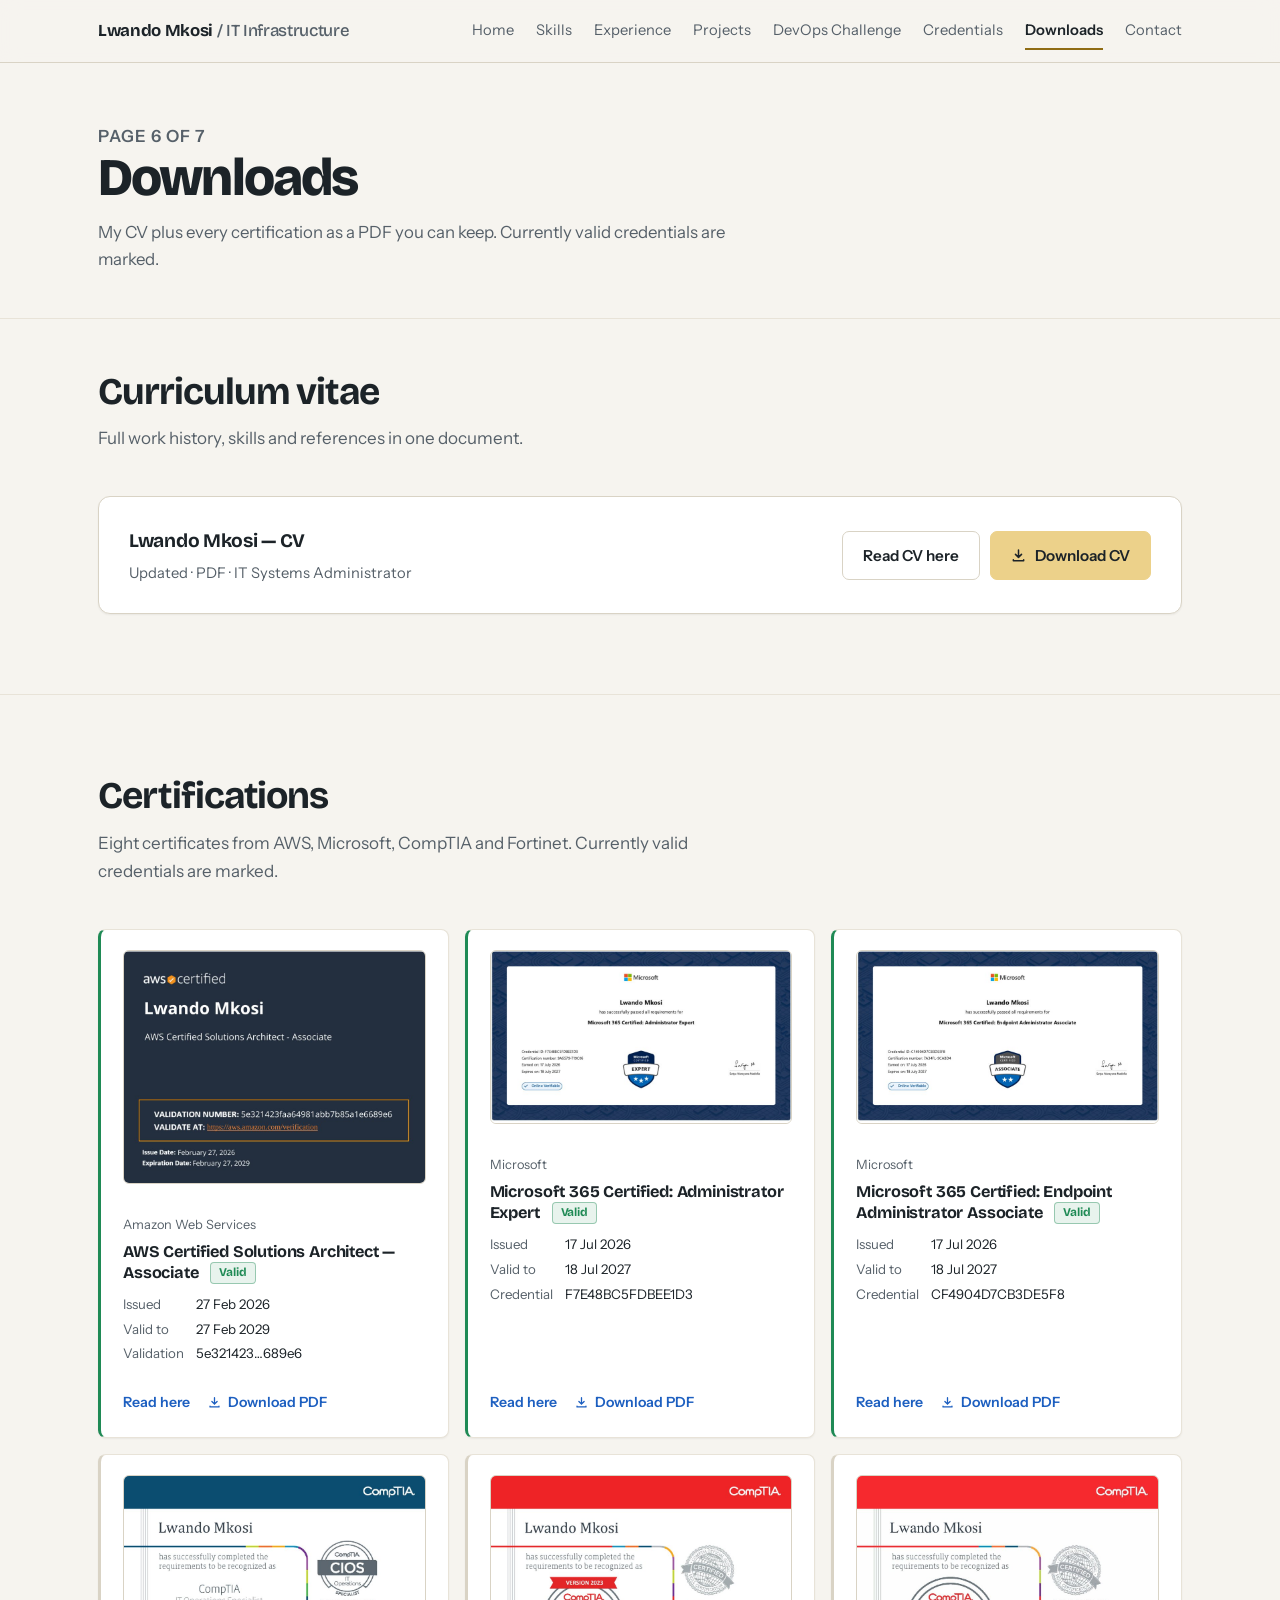
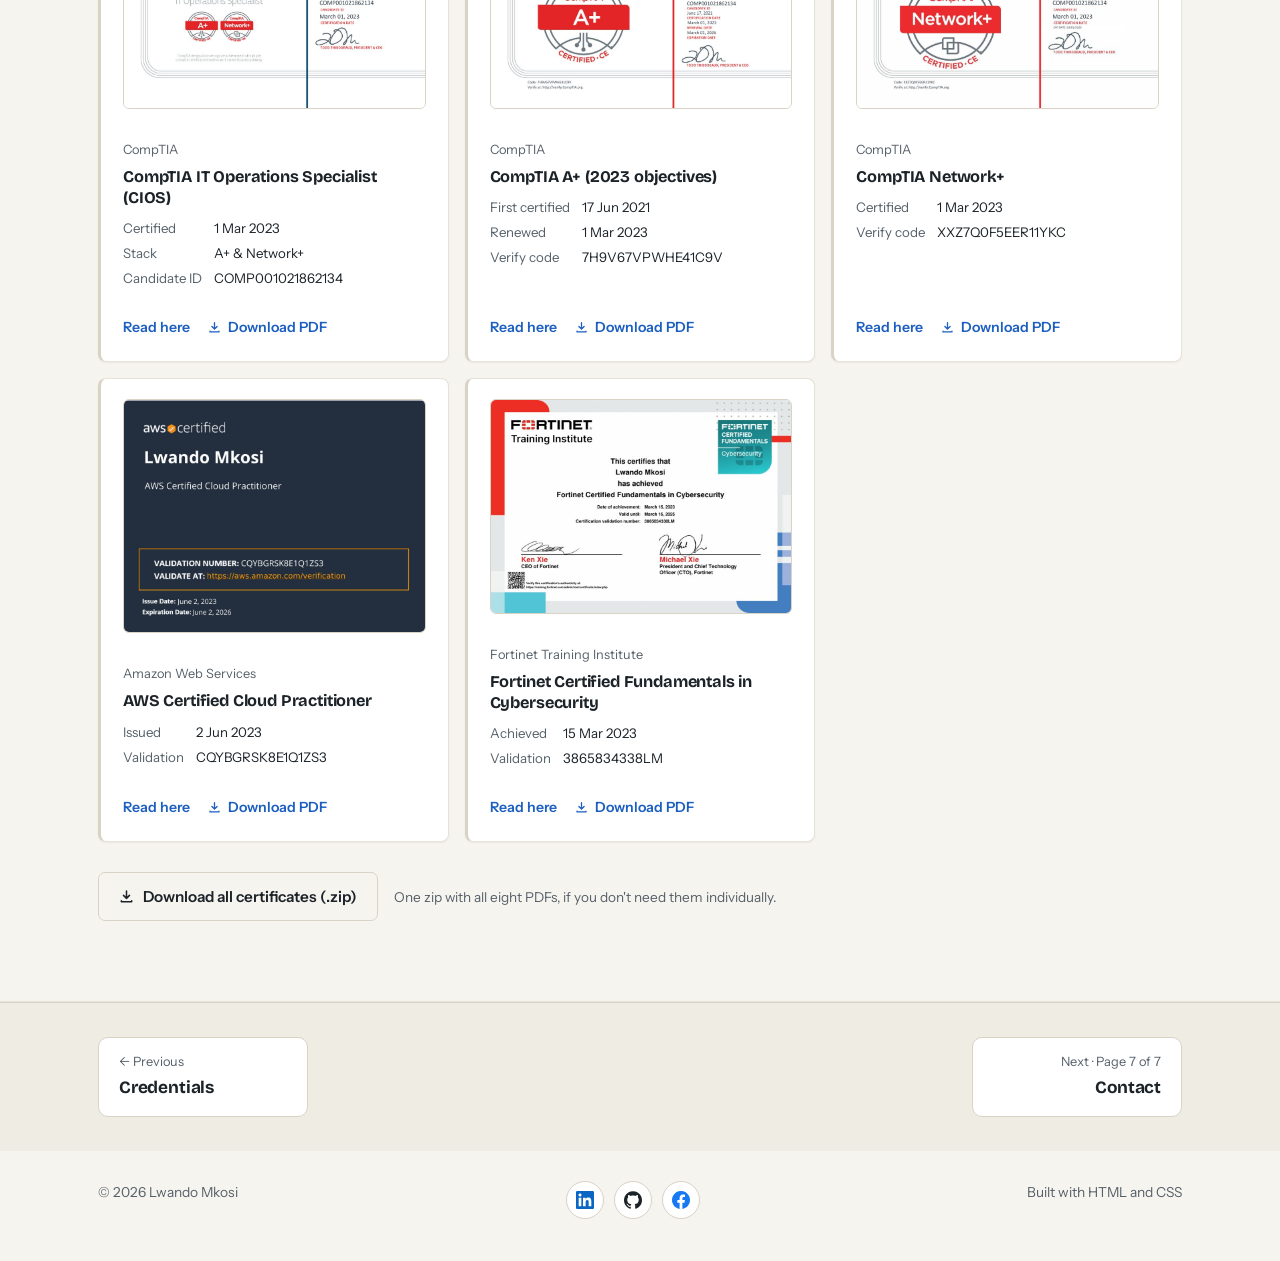
<file: downloads.html>
<!DOCTYPE html>
<html lang="en">
<head>
<meta charset="utf-8">
<meta name="viewport" content="width=device-width, initial-scale=1">
<title>Downloads — Lwando Mkosi</title>
<meta name="description" content="Download the CV and every certificate as a PDF.">
<link rel="preconnect" href="https://fonts.googleapis.com">
<link rel="preconnect" href="https://fonts.gstatic.com" crossorigin>
<link href="https://fonts.googleapis.com/css2?family=Bricolage+Grotesque:opsz,wght@12..96,500;12..96,700;12..96,800&family=Instrument+Sans:wght@400;500;600&display=swap" rel="stylesheet">
<link rel="stylesheet" href="style.css">
</head>
<body class="page">

<header class="topbar">
  <div class="wrap">
    <a class="mark" href="index.html">Lwando Mkosi <span>/ IT Infrastructure</span></a>
    <nav class="nav" aria-label="Main">
      <a href="index.html">Home</a>
      <a href="skills.html">Skills</a>
      <a href="experience.html">Experience</a>
      <a href="projects.html">Projects</a>
      <a href="devops-challenge.html">DevOps Challenge</a>
      <a href="credentials.html">Credentials</a>
      <a href="downloads.html" aria-current="page">Downloads</a>
      <a href="contact.html">Contact</a>
    </nav>
  </div>
</header>

<div class="page-head">
  <div class="wrap">
    <p class="page-eyebrow">Page 6 of 7</p>
    <h1>Downloads</h1>
    <p>My CV plus every certification as a PDF you can keep. Currently valid credentials are marked.</p>
  </div>
</div>

<section id="cv">
  <div class="wrap">
    <div class="sec-head">
      <h2>Curriculum vitae</h2>
      <p>Full work history, skills and references in one document.</p>
    </div>
    <div class="cv-card">
      <div class="info">
        <h3>Lwando Mkosi — CV</h3>
        <p>Updated · PDF · IT Systems Administrator</p>
      </div>
      <div class="cv-actions">
        <a class="btn btn-ghost" href="#cv-view">Read CV here</a>
        <a class="btn" href="assets/cv/Lwando-Mkosi-CV.pdf" download>
        <svg viewBox="0 0 16 16" fill="none" stroke="currentColor" stroke-width="1.6" stroke-linecap="round" stroke-linejoin="round" aria-hidden="true"><path d="M8 2v8m0 0L4.8 6.8M8 10l3.2-3.2M2.5 12.5v1h11v-1"/></svg>
        Download CV
      </a>
      </div>
    </div>
  </div>
</section>

<section id="certificates">
  <div class="wrap">
    <div class="sec-head">
      <h2>Certifications</h2>
      <p>Eight certificates from AWS, Microsoft, CompTIA and Fortinet. Currently valid credentials are marked.</p>
    </div>

    <div class="certs">

      <article class="cert active" id="cert-1">
        <a class="preview" href="#cert-view-1" aria-label="Read the AWS Certified Solutions Architect — Associate certificate here"><img src="assets/certificates/previews/AWS-Certified-Solutions-Architect-Associate.jpg" alt="Preview of the AWS Certified Solutions Architect — Associate certificate" loading="lazy"></a>
        <div class="top">
          <p class="issuer">Amazon Web Services</p>
          <h3>AWS Certified Solutions Architect — Associate <span class="badge">Valid</span></h3>
          <dl>
            <dt>Issued</dt><dd>27 Feb 2026</dd>
            <dt>Valid to</dt><dd>27 Feb 2029</dd>
            <dt>Validation</dt><dd>5e321423…689e6</dd>
          </dl>
        </div>
        <div class="cert-links"><a class="dl dl-view" href="#cert-view-1">Read here</a>
        <a class="dl" href="assets/certificates/AWS-Certified-Solutions-Architect-Associate.pdf" download>
          <svg viewBox="0 0 16 16" fill="none" stroke="currentColor" stroke-width="1.6" stroke-linecap="round" stroke-linejoin="round"><path d="M8 2v8m0 0L4.8 6.8M8 10l3.2-3.2M2.5 12.5v1h11v-1"/></svg>
          Download PDF
        </a>
        </div>
      </article>

      <article class="cert active" id="cert-2">
        <a class="preview" href="#cert-view-2" aria-label="Read the Microsoft 365 Certified: Administrator Expert certificate here"><img src="assets/certificates/previews/Microsoft-365-Administrator-Expert.jpg" alt="Preview of the Microsoft 365 Certified: Administrator Expert certificate" loading="lazy"></a>
        <div class="top">
          <p class="issuer">Microsoft</p>
          <h3>Microsoft 365 Certified: Administrator Expert <span class="badge">Valid</span></h3>
          <dl>
            <dt>Issued</dt><dd>17 Jul 2026</dd>
            <dt>Valid to</dt><dd>18 Jul 2027</dd>
            <dt>Credential</dt><dd>F7E48BC5FDBEE1D3</dd>
          </dl>
        </div>
        <div class="cert-links"><a class="dl dl-view" href="#cert-view-2">Read here</a>
        <a class="dl" href="assets/certificates/Microsoft-365-Administrator-Expert.pdf" download>
          <svg viewBox="0 0 16 16" fill="none" stroke="currentColor" stroke-width="1.6" stroke-linecap="round" stroke-linejoin="round"><path d="M8 2v8m0 0L4.8 6.8M8 10l3.2-3.2M2.5 12.5v1h11v-1"/></svg>
          Download PDF
        </a>
        </div>
      </article>

      <article class="cert active" id="cert-3">
        <a class="preview" href="#cert-view-3" aria-label="Read the Microsoft 365 Certified: Endpoint Administrator Associate certificate here"><img src="assets/certificates/previews/Microsoft-365-Endpoint-Administrator-Associate.jpg" alt="Preview of the Microsoft 365 Certified: Endpoint Administrator Associate certificate" loading="lazy"></a>
        <div class="top">
          <p class="issuer">Microsoft</p>
          <h3>Microsoft 365 Certified: Endpoint Administrator Associate <span class="badge">Valid</span></h3>
          <dl>
            <dt>Issued</dt><dd>17 Jul 2026</dd>
            <dt>Valid to</dt><dd>18 Jul 2027</dd>
            <dt>Credential</dt><dd>CF4904D7CB3DE5F8</dd>
          </dl>
        </div>
        <div class="cert-links"><a class="dl dl-view" href="#cert-view-3">Read here</a>
        <a class="dl" href="assets/certificates/Microsoft-365-Endpoint-Administrator-Associate.pdf" download>
          <svg viewBox="0 0 16 16" fill="none" stroke="currentColor" stroke-width="1.6" stroke-linecap="round" stroke-linejoin="round"><path d="M8 2v8m0 0L4.8 6.8M8 10l3.2-3.2M2.5 12.5v1h11v-1"/></svg>
          Download PDF
        </a>
        </div>
      </article>

      <article class="cert" id="cert-4">
        <a class="preview" href="#cert-view-4" aria-label="Read the CompTIA IT Operations Specialist (CIOS) certificate here"><img src="assets/certificates/previews/CompTIA-IT-Operations-Specialist-CIOS.jpg" alt="Preview of the CompTIA IT Operations Specialist (CIOS) certificate" loading="lazy"></a>
        <div class="top">
          <p class="issuer">CompTIA</p>
          <h3>CompTIA IT Operations Specialist (CIOS)</h3>
          <dl>
            <dt>Certified</dt><dd>1 Mar 2023</dd>
            <dt>Stack</dt><dd>A+ &amp; Network+</dd>
            <dt>Candidate ID</dt><dd>COMP001021862134</dd>
          </dl>
        </div>
        <div class="cert-links"><a class="dl dl-view" href="#cert-view-4">Read here</a>
        <a class="dl" href="assets/certificates/CompTIA-IT-Operations-Specialist-CIOS.pdf" download>
          <svg viewBox="0 0 16 16" fill="none" stroke="currentColor" stroke-width="1.6" stroke-linecap="round" stroke-linejoin="round"><path d="M8 2v8m0 0L4.8 6.8M8 10l3.2-3.2M2.5 12.5v1h11v-1"/></svg>
          Download PDF
        </a>
        </div>
      </article>

      <article class="cert" id="cert-5">
        <a class="preview" href="#cert-view-5" aria-label="Read the CompTIA A+ (2023 objectives) certificate here"><img src="assets/certificates/previews/CompTIA-A-Plus.jpg" alt="Preview of the CompTIA A+ (2023 objectives) certificate" loading="lazy"></a>
        <div class="top">
          <p class="issuer">CompTIA</p>
          <h3>CompTIA A+ (2023 objectives)</h3>
          <dl>
            <dt>First certified</dt><dd>17 Jun 2021</dd>
            <dt>Renewed</dt><dd>1 Mar 2023</dd>
            <dt>Verify code</dt><dd>7H9V67VPWHE41C9V</dd>
          </dl>
        </div>
        <div class="cert-links"><a class="dl dl-view" href="#cert-view-5">Read here</a>
        <a class="dl" href="assets/certificates/CompTIA-A-Plus.pdf" download>
          <svg viewBox="0 0 16 16" fill="none" stroke="currentColor" stroke-width="1.6" stroke-linecap="round" stroke-linejoin="round"><path d="M8 2v8m0 0L4.8 6.8M8 10l3.2-3.2M2.5 12.5v1h11v-1"/></svg>
          Download PDF
        </a>
        </div>
      </article>

      <article class="cert" id="cert-6">
        <a class="preview" href="#cert-view-6" aria-label="Read the CompTIA Network+ certificate here"><img src="assets/certificates/previews/CompTIA-Network-Plus.jpg" alt="Preview of the CompTIA Network+ certificate" loading="lazy"></a>
        <div class="top">
          <p class="issuer">CompTIA</p>
          <h3>CompTIA Network+</h3>
          <dl>
            <dt>Certified</dt><dd>1 Mar 2023</dd>
            <dt>Verify code</dt><dd>XXZ7Q0F5EER11YKC</dd>
          </dl>
        </div>
        <div class="cert-links"><a class="dl dl-view" href="#cert-view-6">Read here</a>
        <a class="dl" href="assets/certificates/CompTIA-Network-Plus.pdf" download>
          <svg viewBox="0 0 16 16" fill="none" stroke="currentColor" stroke-width="1.6" stroke-linecap="round" stroke-linejoin="round"><path d="M8 2v8m0 0L4.8 6.8M8 10l3.2-3.2M2.5 12.5v1h11v-1"/></svg>
          Download PDF
        </a>
        </div>
      </article>

      <article class="cert" id="cert-7">
        <a class="preview" href="#cert-view-7" aria-label="Read the AWS Certified Cloud Practitioner certificate here"><img src="assets/certificates/previews/AWS-Certified-Cloud-Practitioner.jpg" alt="Preview of the AWS Certified Cloud Practitioner certificate" loading="lazy"></a>
        <div class="top">
          <p class="issuer">Amazon Web Services</p>
          <h3>AWS Certified Cloud Practitioner</h3>
          <dl>
            <dt>Issued</dt><dd>2 Jun 2023</dd>
            <dt>Validation</dt><dd>CQYBGRSK8E1Q1ZS3</dd>
          </dl>
        </div>
        <div class="cert-links"><a class="dl dl-view" href="#cert-view-7">Read here</a>
        <a class="dl" href="assets/certificates/AWS-Certified-Cloud-Practitioner.pdf" download>
          <svg viewBox="0 0 16 16" fill="none" stroke="currentColor" stroke-width="1.6" stroke-linecap="round" stroke-linejoin="round"><path d="M8 2v8m0 0L4.8 6.8M8 10l3.2-3.2M2.5 12.5v1h11v-1"/></svg>
          Download PDF
        </a>
        </div>
      </article>

      <article class="cert" id="cert-8">
        <a class="preview" href="#cert-view-8" aria-label="Read the Fortinet Certified Fundamentals in Cybersecurity certificate here"><img src="assets/certificates/previews/Fortinet-Certified-Fundamentals-Cybersecurity.jpg" alt="Preview of the Fortinet Certified Fundamentals in Cybersecurity certificate" loading="lazy"></a>
        <div class="top">
          <p class="issuer">Fortinet Training Institute</p>
          <h3>Fortinet Certified Fundamentals in Cybersecurity</h3>
          <dl>
            <dt>Achieved</dt><dd>15 Mar 2023</dd>
            <dt>Validation</dt><dd>3865834338LM</dd>
          </dl>
        </div>
        <div class="cert-links"><a class="dl dl-view" href="#cert-view-8">Read here</a>
        <a class="dl" href="assets/certificates/Fortinet-Certified-Fundamentals-Cybersecurity.pdf" download>
          <svg viewBox="0 0 16 16" fill="none" stroke="currentColor" stroke-width="1.6" stroke-linecap="round" stroke-linejoin="round"><path d="M8 2v8m0 0L4.8 6.8M8 10l3.2-3.2M2.5 12.5v1h11v-1"/></svg>
          Download PDF
        </a>
        </div>
      </article>

    </div>

    <div class="bulk">
      <a class="btn btn-ghost" href="assets/all-certificates.zip" download>
        <svg viewBox="0 0 16 16" fill="none" stroke="currentColor" stroke-width="1.6" stroke-linecap="round" stroke-linejoin="round" aria-hidden="true"><path d="M8 2v8m0 0L4.8 6.8M8 10l3.2-3.2M2.5 12.5v1h11v-1"/></svg>
        Download all certificates (.zip)
      </a>
      <span class="hint">One zip with all eight PDFs, if you don't need them individually.</span>
    </div>
  </div>
</section>

<div class="pager"><div class="wrap"><a class="prev" href="credentials.html"><span>← Previous</span><strong>Credentials</strong></a><a class="next" href="contact.html"><span>Next · Page 7 of 7</span><strong>Contact</strong></a></div></div>

<footer>
  <div class="wrap">
    <div>© 2026 Lwando Mkosi</div>
    <div class="social" aria-label="Social links">
      <a class="soc-ico" href="https://www.linkedin.com/in/lwando-mkosi-a2227b27a" target="_blank" rel="noopener" aria-label="LinkedIn" title="LinkedIn"><svg class="ico ico-linkedin" viewBox="0 0 24 24" aria-hidden="true" focusable="false"><path fill="currentColor" d="M20.447 20.452h-3.554v-5.569c0-1.328-.027-3.037-1.852-3.037-1.853 0-2.136 1.445-2.136 2.939v5.667H9.351V9h3.414v1.561h.046c.477-.9 1.637-1.85 3.37-1.85 3.601 0 4.267 2.37 4.267 5.455v6.286zM5.337 7.433c-1.144 0-2.063-.926-2.063-2.065 0-1.138.92-2.063 2.063-2.063 1.14 0 2.064.925 2.064 2.063 0 1.139-.925 2.065-2.064 2.065zm1.782 13.019H3.555V9h3.564v11.452zM22.225 0H1.771C.792 0 0 .774 0 1.729v20.542C0 23.227.792 24 1.771 24h20.451C23.2 24 24 23.227 24 22.271V1.729C24 .774 23.2 0 22.222 0h.003z"/></svg></a>
      <a class="soc-ico" href="https://github.com/Skills-1" target="_blank" rel="noopener" aria-label="GitHub" title="GitHub"><svg class="ico ico-github" viewBox="0 0 24 24" aria-hidden="true" focusable="false"><path fill="currentColor" d="M12 .297c-6.63 0-12 5.373-12 12 0 5.303 3.438 9.8 8.205 11.385.6.113.82-.258.82-.577 0-.285-.01-1.04-.015-2.04-3.338.724-4.042-1.61-4.042-1.61C4.422 18.07 3.633 17.7 3.633 17.7c-1.087-.744.084-.729.084-.729 1.205.084 1.838 1.236 1.838 1.236 1.07 1.835 2.809 1.305 3.495.998.108-.776.417-1.305.76-1.605-2.665-.3-5.466-1.332-5.466-5.93 0-1.31.465-2.38 1.235-3.22-.135-.303-.54-1.523.105-3.176 0 0 1.005-.322 3.3 1.23.96-.267 1.98-.399 3-.405 1.02.006 2.04.138 3 .405 2.28-1.552 3.285-1.23 3.285-1.23.645 1.653.24 2.873.12 3.176.765.84 1.23 1.91 1.23 3.22 0 4.61-2.805 5.625-5.475 5.92.42.36.81 1.096.81 2.22 0 1.606-.015 2.896-.015 3.286 0 .315.21.69.825.57C20.565 22.092 24 17.592 24 12.297c0-6.627-5.373-12-12-12"/></svg></a>
      <a class="soc-ico" href="https://www.facebook.com/lwando.mkosi" target="_blank" rel="noopener" aria-label="Facebook" title="Facebook"><svg class="ico ico-facebook" viewBox="0 0 24 24" aria-hidden="true" focusable="false"><path fill="currentColor" d="M24 12.073c0-6.627-5.373-12-12-12s-12 5.373-12 12c0 5.99 4.388 10.954 10.125 11.854v-8.385H7.078v-3.47h3.047V9.43c0-3.007 1.792-4.669 4.533-4.669 1.312 0 2.686.235 2.686.235v2.953H15.83c-1.491 0-1.956.925-1.956 1.874v2.25h3.328l-.532 3.47h-2.796v8.385C19.612 23.027 24 18.062 24 12.073z"/></svg></a>
    </div>
    <div>Built with HTML and CSS</div>
  </div>
</footer>


<!-- CV reader: pure CSS, opens with :target -->
<div class="pdfbox" id="cv-view" role="dialog" aria-label="CV viewer">
  <a class="lb-bg" href="#cv" aria-label="Close CV"></a>
  <div class="pdfbox-panel">
    <div class="pdfbox-bar">
      <strong>Lwando Mkosi — CV</strong>
      <span class="pdfbox-actions">
        <a class="btn btn-ghost" href="assets/cv/Lwando-Mkosi-CV.pdf" download>Download PDF</a>
        <a class="btn btn-ghost" href="assets/cv/Lwando-Mkosi-CV.pdf" target="_blank" rel="noopener">Open in a new tab</a>
        <a class="pb-close" href="#cv">Close ✕</a>
      </span>
    </div>
    <iframe src="assets/cv/Lwando-Mkosi-CV.pdf#view=FitH" title="Lwando Mkosi CV (PDF)" loading="lazy"></iframe>
    <p class="pdf-fallback">PDF not showing? Some phones cannot display a PDF inside a page. <a href="assets/cv/Lwando-Mkosi-CV.pdf" target="_blank" rel="noopener">Open it in a new tab</a> or <a href="assets/cv/Lwando-Mkosi-CV.pdf" download>download it</a>.</p>
  </div>
</div>

<!-- certificate reader: pure CSS, opens with :target -->
<div class="pdfbox" id="cert-view-1" role="dialog" aria-label="Certificate viewer">
  <a class="lb-bg" href="#cert-1" aria-label="Close certificate"></a>
  <div class="pdfbox-panel">
    <div class="pdfbox-bar">
      <strong>AWS Certified Solutions Architect — Associate <span class="lb-count">· 1 of 8</span></strong>
      <span class="pdfbox-actions"><a class="pb-link" href="#cert-view-2">Next ›</a>
        <a class="btn btn-ghost" href="assets/certificates/AWS-Certified-Solutions-Architect-Associate.pdf" download>Download PDF</a>
        <a class="btn btn-ghost" href="assets/certificates/AWS-Certified-Solutions-Architect-Associate.pdf" target="_blank" rel="noopener">Open in a new tab</a>
        <a class="pb-close" href="#cert-1">Close ✕</a>
      </span>
    </div>
    <iframe src="assets/certificates/AWS-Certified-Solutions-Architect-Associate.pdf#view=FitH" title="AWS Certified Solutions Architect — Associate (PDF)" loading="lazy"></iframe>
    <p class="pdf-fallback">PDF not showing? Some phones cannot display a PDF inside a page. <a href="assets/certificates/AWS-Certified-Solutions-Architect-Associate.pdf" target="_blank" rel="noopener">Open it in a new tab</a> or <a href="assets/certificates/AWS-Certified-Solutions-Architect-Associate.pdf" download>download it</a>.</p>
  </div>
</div>
<div class="pdfbox" id="cert-view-2" role="dialog" aria-label="Certificate viewer">
  <a class="lb-bg" href="#cert-2" aria-label="Close certificate"></a>
  <div class="pdfbox-panel">
    <div class="pdfbox-bar">
      <strong>Microsoft 365 Certified: Administrator Expert <span class="lb-count">· 2 of 8</span></strong>
      <span class="pdfbox-actions"><a class="pb-link" href="#cert-view-1">‹ Previous</a><a class="pb-link" href="#cert-view-3">Next ›</a>
        <a class="btn btn-ghost" href="assets/certificates/Microsoft-365-Administrator-Expert.pdf" download>Download PDF</a>
        <a class="btn btn-ghost" href="assets/certificates/Microsoft-365-Administrator-Expert.pdf" target="_blank" rel="noopener">Open in a new tab</a>
        <a class="pb-close" href="#cert-2">Close ✕</a>
      </span>
    </div>
    <iframe src="assets/certificates/Microsoft-365-Administrator-Expert.pdf#view=FitH" title="Microsoft 365 Certified: Administrator Expert (PDF)" loading="lazy"></iframe>
    <p class="pdf-fallback">PDF not showing? Some phones cannot display a PDF inside a page. <a href="assets/certificates/Microsoft-365-Administrator-Expert.pdf" target="_blank" rel="noopener">Open it in a new tab</a> or <a href="assets/certificates/Microsoft-365-Administrator-Expert.pdf" download>download it</a>.</p>
  </div>
</div>
<div class="pdfbox" id="cert-view-3" role="dialog" aria-label="Certificate viewer">
  <a class="lb-bg" href="#cert-3" aria-label="Close certificate"></a>
  <div class="pdfbox-panel">
    <div class="pdfbox-bar">
      <strong>Microsoft 365 Certified: Endpoint Administrator Associate <span class="lb-count">· 3 of 8</span></strong>
      <span class="pdfbox-actions"><a class="pb-link" href="#cert-view-2">‹ Previous</a><a class="pb-link" href="#cert-view-4">Next ›</a>
        <a class="btn btn-ghost" href="assets/certificates/Microsoft-365-Endpoint-Administrator-Associate.pdf" download>Download PDF</a>
        <a class="btn btn-ghost" href="assets/certificates/Microsoft-365-Endpoint-Administrator-Associate.pdf" target="_blank" rel="noopener">Open in a new tab</a>
        <a class="pb-close" href="#cert-3">Close ✕</a>
      </span>
    </div>
    <iframe src="assets/certificates/Microsoft-365-Endpoint-Administrator-Associate.pdf#view=FitH" title="Microsoft 365 Certified: Endpoint Administrator Associate (PDF)" loading="lazy"></iframe>
    <p class="pdf-fallback">PDF not showing? Some phones cannot display a PDF inside a page. <a href="assets/certificates/Microsoft-365-Endpoint-Administrator-Associate.pdf" target="_blank" rel="noopener">Open it in a new tab</a> or <a href="assets/certificates/Microsoft-365-Endpoint-Administrator-Associate.pdf" download>download it</a>.</p>
  </div>
</div>
<div class="pdfbox" id="cert-view-4" role="dialog" aria-label="Certificate viewer">
  <a class="lb-bg" href="#cert-4" aria-label="Close certificate"></a>
  <div class="pdfbox-panel">
    <div class="pdfbox-bar">
      <strong>CompTIA IT Operations Specialist (CIOS) <span class="lb-count">· 4 of 8</span></strong>
      <span class="pdfbox-actions"><a class="pb-link" href="#cert-view-3">‹ Previous</a><a class="pb-link" href="#cert-view-5">Next ›</a>
        <a class="btn btn-ghost" href="assets/certificates/CompTIA-IT-Operations-Specialist-CIOS.pdf" download>Download PDF</a>
        <a class="btn btn-ghost" href="assets/certificates/CompTIA-IT-Operations-Specialist-CIOS.pdf" target="_blank" rel="noopener">Open in a new tab</a>
        <a class="pb-close" href="#cert-4">Close ✕</a>
      </span>
    </div>
    <iframe src="assets/certificates/CompTIA-IT-Operations-Specialist-CIOS.pdf#view=FitH" title="CompTIA IT Operations Specialist (CIOS) (PDF)" loading="lazy"></iframe>
    <p class="pdf-fallback">PDF not showing? Some phones cannot display a PDF inside a page. <a href="assets/certificates/CompTIA-IT-Operations-Specialist-CIOS.pdf" target="_blank" rel="noopener">Open it in a new tab</a> or <a href="assets/certificates/CompTIA-IT-Operations-Specialist-CIOS.pdf" download>download it</a>.</p>
  </div>
</div>
<div class="pdfbox" id="cert-view-5" role="dialog" aria-label="Certificate viewer">
  <a class="lb-bg" href="#cert-5" aria-label="Close certificate"></a>
  <div class="pdfbox-panel">
    <div class="pdfbox-bar">
      <strong>CompTIA A+ (2023 objectives) <span class="lb-count">· 5 of 8</span></strong>
      <span class="pdfbox-actions"><a class="pb-link" href="#cert-view-4">‹ Previous</a><a class="pb-link" href="#cert-view-6">Next ›</a>
        <a class="btn btn-ghost" href="assets/certificates/CompTIA-A-Plus.pdf" download>Download PDF</a>
        <a class="btn btn-ghost" href="assets/certificates/CompTIA-A-Plus.pdf" target="_blank" rel="noopener">Open in a new tab</a>
        <a class="pb-close" href="#cert-5">Close ✕</a>
      </span>
    </div>
    <iframe src="assets/certificates/CompTIA-A-Plus.pdf#view=FitH" title="CompTIA A+ (2023 objectives) (PDF)" loading="lazy"></iframe>
    <p class="pdf-fallback">PDF not showing? Some phones cannot display a PDF inside a page. <a href="assets/certificates/CompTIA-A-Plus.pdf" target="_blank" rel="noopener">Open it in a new tab</a> or <a href="assets/certificates/CompTIA-A-Plus.pdf" download>download it</a>.</p>
  </div>
</div>
<div class="pdfbox" id="cert-view-6" role="dialog" aria-label="Certificate viewer">
  <a class="lb-bg" href="#cert-6" aria-label="Close certificate"></a>
  <div class="pdfbox-panel">
    <div class="pdfbox-bar">
      <strong>CompTIA Network+ <span class="lb-count">· 6 of 8</span></strong>
      <span class="pdfbox-actions"><a class="pb-link" href="#cert-view-5">‹ Previous</a><a class="pb-link" href="#cert-view-7">Next ›</a>
        <a class="btn btn-ghost" href="assets/certificates/CompTIA-Network-Plus.pdf" download>Download PDF</a>
        <a class="btn btn-ghost" href="assets/certificates/CompTIA-Network-Plus.pdf" target="_blank" rel="noopener">Open in a new tab</a>
        <a class="pb-close" href="#cert-6">Close ✕</a>
      </span>
    </div>
    <iframe src="assets/certificates/CompTIA-Network-Plus.pdf#view=FitH" title="CompTIA Network+ (PDF)" loading="lazy"></iframe>
    <p class="pdf-fallback">PDF not showing? Some phones cannot display a PDF inside a page. <a href="assets/certificates/CompTIA-Network-Plus.pdf" target="_blank" rel="noopener">Open it in a new tab</a> or <a href="assets/certificates/CompTIA-Network-Plus.pdf" download>download it</a>.</p>
  </div>
</div>
<div class="pdfbox" id="cert-view-7" role="dialog" aria-label="Certificate viewer">
  <a class="lb-bg" href="#cert-7" aria-label="Close certificate"></a>
  <div class="pdfbox-panel">
    <div class="pdfbox-bar">
      <strong>AWS Certified Cloud Practitioner <span class="lb-count">· 7 of 8</span></strong>
      <span class="pdfbox-actions"><a class="pb-link" href="#cert-view-6">‹ Previous</a><a class="pb-link" href="#cert-view-8">Next ›</a>
        <a class="btn btn-ghost" href="assets/certificates/AWS-Certified-Cloud-Practitioner.pdf" download>Download PDF</a>
        <a class="btn btn-ghost" href="assets/certificates/AWS-Certified-Cloud-Practitioner.pdf" target="_blank" rel="noopener">Open in a new tab</a>
        <a class="pb-close" href="#cert-7">Close ✕</a>
      </span>
    </div>
    <iframe src="assets/certificates/AWS-Certified-Cloud-Practitioner.pdf#view=FitH" title="AWS Certified Cloud Practitioner (PDF)" loading="lazy"></iframe>
    <p class="pdf-fallback">PDF not showing? Some phones cannot display a PDF inside a page. <a href="assets/certificates/AWS-Certified-Cloud-Practitioner.pdf" target="_blank" rel="noopener">Open it in a new tab</a> or <a href="assets/certificates/AWS-Certified-Cloud-Practitioner.pdf" download>download it</a>.</p>
  </div>
</div>
<div class="pdfbox" id="cert-view-8" role="dialog" aria-label="Certificate viewer">
  <a class="lb-bg" href="#cert-8" aria-label="Close certificate"></a>
  <div class="pdfbox-panel">
    <div class="pdfbox-bar">
      <strong>Fortinet Certified Fundamentals in Cybersecurity <span class="lb-count">· 8 of 8</span></strong>
      <span class="pdfbox-actions"><a class="pb-link" href="#cert-view-7">‹ Previous</a>
        <a class="btn btn-ghost" href="assets/certificates/Fortinet-Certified-Fundamentals-Cybersecurity.pdf" download>Download PDF</a>
        <a class="btn btn-ghost" href="assets/certificates/Fortinet-Certified-Fundamentals-Cybersecurity.pdf" target="_blank" rel="noopener">Open in a new tab</a>
        <a class="pb-close" href="#cert-8">Close ✕</a>
      </span>
    </div>
    <iframe src="assets/certificates/Fortinet-Certified-Fundamentals-Cybersecurity.pdf#view=FitH" title="Fortinet Certified Fundamentals in Cybersecurity (PDF)" loading="lazy"></iframe>
    <p class="pdf-fallback">PDF not showing? Some phones cannot display a PDF inside a page. <a href="assets/certificates/Fortinet-Certified-Fundamentals-Cybersecurity.pdf" target="_blank" rel="noopener">Open it in a new tab</a> or <a href="assets/certificates/Fortinet-Certified-Fundamentals-Cybersecurity.pdf" download>download it</a>.</p>
  </div>
</div>

</body>
</html>
</file>
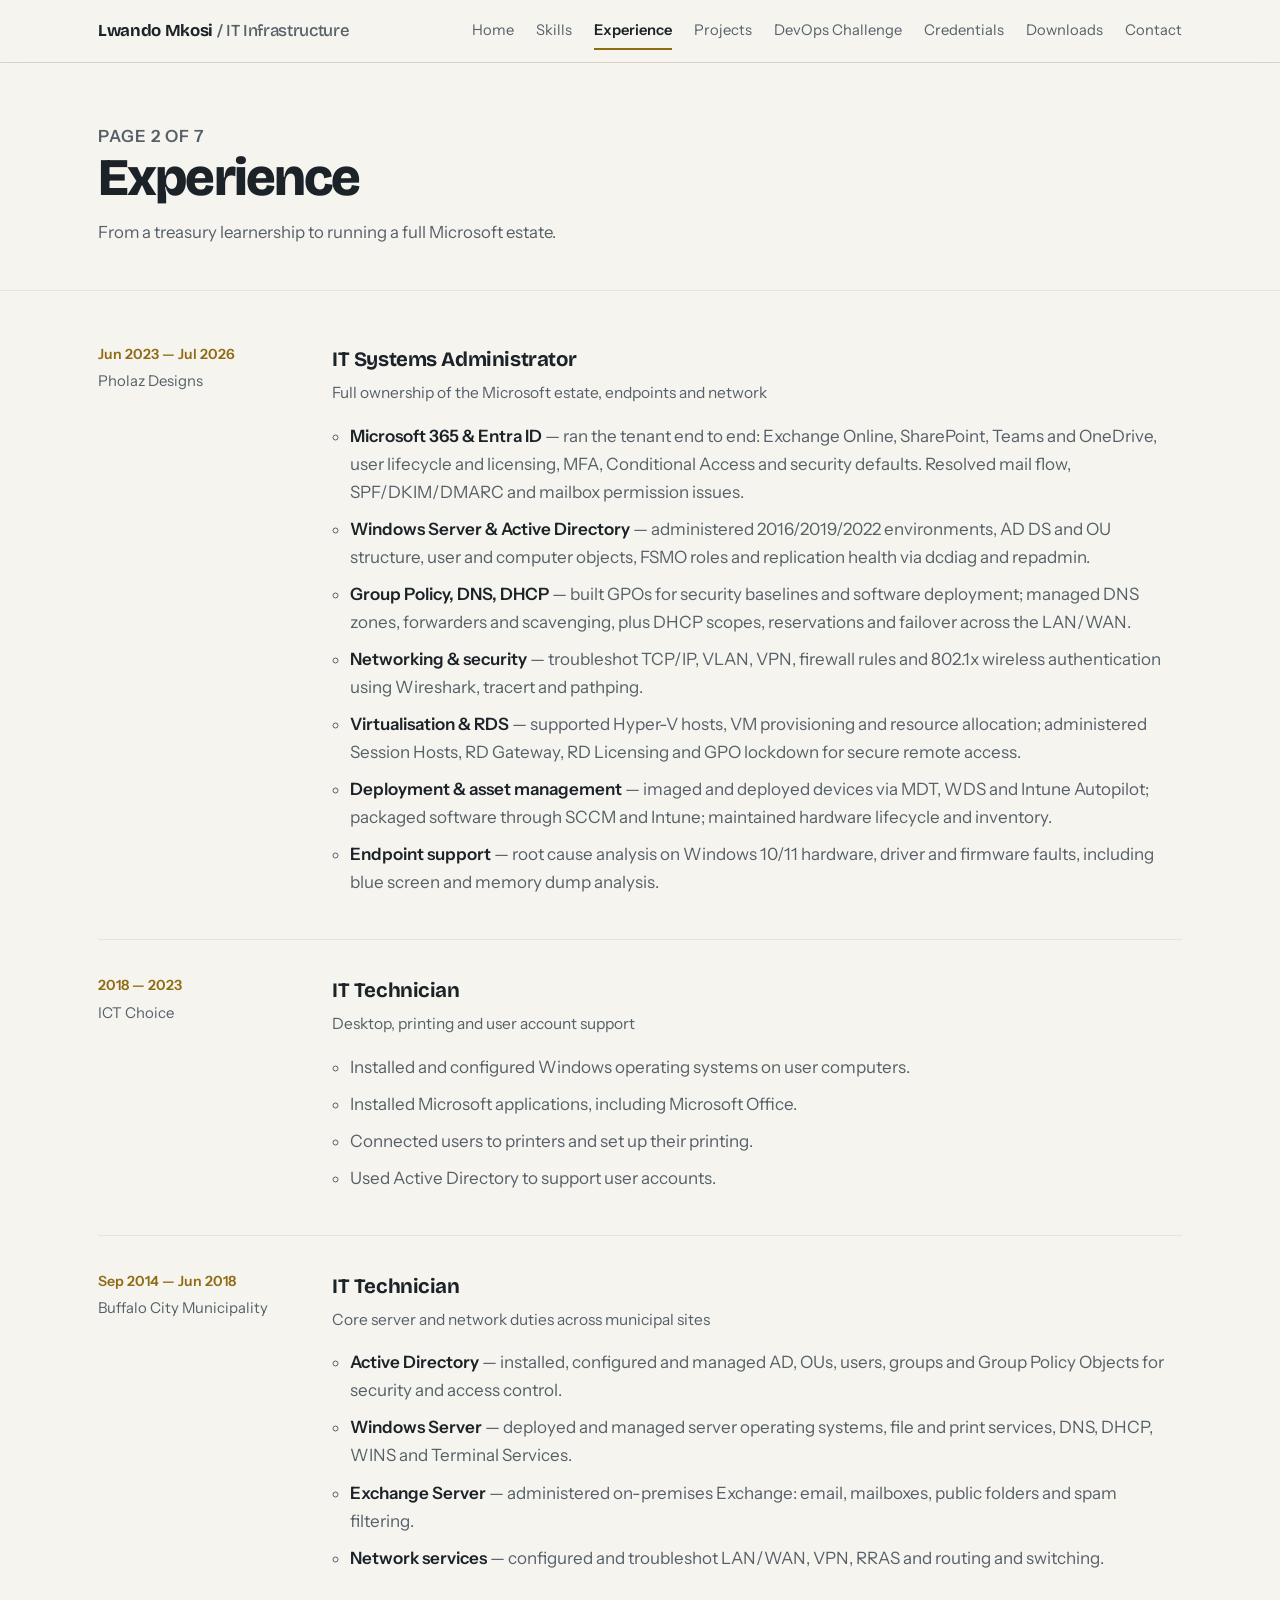
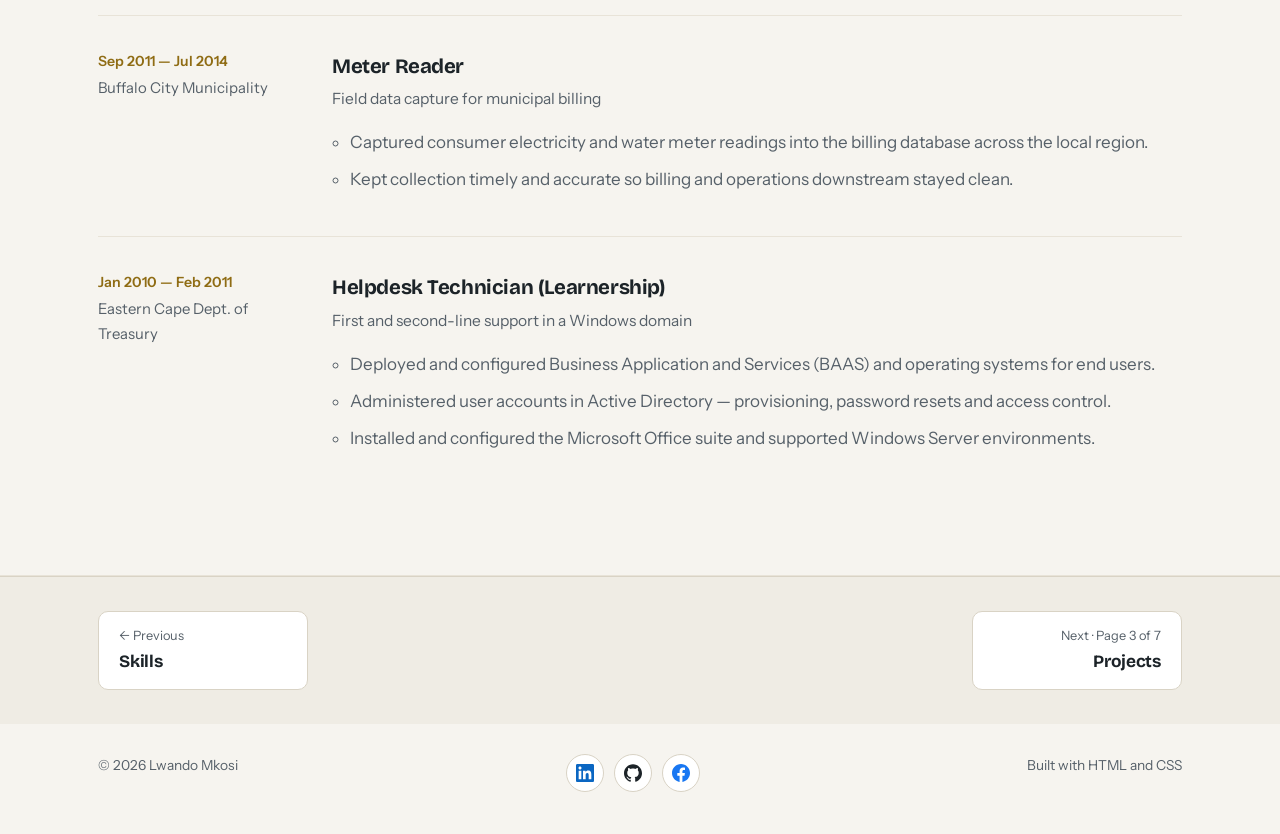
<file: experience.html>
<!DOCTYPE html>
<html lang="en">
<head>
<meta charset="utf-8">
<meta name="viewport" content="width=device-width, initial-scale=1">
<title>Experience — Lwando Mkosi</title>
<meta name="description" content="Work experience from helpdesk learnership to IT systems administrator.">
<link rel="preconnect" href="https://fonts.googleapis.com">
<link rel="preconnect" href="https://fonts.gstatic.com" crossorigin>
<link href="https://fonts.googleapis.com/css2?family=Bricolage+Grotesque:opsz,wght@12..96,500;12..96,700;12..96,800&family=Instrument+Sans:wght@400;500;600&display=swap" rel="stylesheet">
<link rel="stylesheet" href="style.css">
</head>
<body class="page">

<header class="topbar">
  <div class="wrap">
    <a class="mark" href="index.html">Lwando Mkosi <span>/ IT Infrastructure</span></a>
    <nav class="nav" aria-label="Main">
      <a href="index.html">Home</a>
      <a href="skills.html">Skills</a>
      <a href="experience.html" aria-current="page">Experience</a>
      <a href="projects.html">Projects</a>
      <a href="devops-challenge.html">DevOps Challenge</a>
      <a href="credentials.html">Credentials</a>
      <a href="downloads.html">Downloads</a>
      <a href="contact.html">Contact</a>
    </nav>
  </div>
</header>

<div class="page-head">
  <div class="wrap">
    <p class="page-eyebrow">Page 2 of 7</p>
    <h1>Experience</h1>
    <p>From a treasury learnership to running a full Microsoft estate.</p>
  </div>
</div>

<section id="experience">
  <div class="wrap">
    
    <ol class="roles">
      <li class="job">
        <div class="when"><b>Jun 2023 — Jul 2026</b>Pholaz Designs</div>
        <div>
          <h3>IT Systems Administrator</h3>
          <p class="org">Full ownership of the Microsoft estate, endpoints and network</p>
          <ul>
            <li><b>Microsoft 365 &amp; Entra ID</b> — ran the tenant end to end: Exchange Online, SharePoint, Teams and OneDrive, user lifecycle and licensing, MFA, Conditional Access and security defaults. Resolved mail flow, SPF/DKIM/DMARC and mailbox permission issues.</li>
            <li><b>Windows Server &amp; Active Directory</b> — administered 2016/2019/2022 environments, AD DS and OU structure, user and computer objects, FSMO roles and replication health via dcdiag and repadmin.</li>
            <li><b>Group Policy, DNS, DHCP</b> — built GPOs for security baselines and software deployment; managed DNS zones, forwarders and scavenging, plus DHCP scopes, reservations and failover across the LAN/WAN.</li>
            <li><b>Networking &amp; security</b> — troubleshot TCP/IP, VLAN, VPN, firewall rules and 802.1x wireless authentication using Wireshark, tracert and pathping.</li>
            <li><b>Virtualisation &amp; RDS</b> — supported Hyper-V hosts, VM provisioning and resource allocation; administered Session Hosts, RD Gateway, RD Licensing and GPO lockdown for secure remote access.</li>
            <li><b>Deployment &amp; asset management</b> — imaged and deployed devices via MDT, WDS and Intune Autopilot; packaged software through SCCM and Intune; maintained hardware lifecycle and inventory.</li>
            <li><b>Endpoint support</b> — root cause analysis on Windows 10/11 hardware, driver and firmware faults, including blue screen and memory dump analysis.</li>
          </ul>
        </div>
      </li>
      <li class="job">
        <div class="when"><b>2018 — 2023</b>ICT Choice</div>
        <div>
          <h3>IT Technician</h3>
          <p class="org">Desktop, printing and user account support</p>
          <ul>
            <li>Installed and configured Windows operating systems on user computers.</li>
            <li>Installed Microsoft applications, including Microsoft Office.</li>
            <li>Connected users to printers and set up their printing.</li>
            <li>Used Active Directory to support user accounts.</li>
          </ul>
        </div>
      </li>
      <li class="job">
        <div class="when"><b>Sep 2014 — Jun 2018</b>Buffalo City Municipality</div>
        <div>
          <h3>IT Technician</h3>
          <p class="org">Core server and network duties across municipal sites</p>
          <ul>
            <li><b>Active Directory</b> — installed, configured and managed AD, OUs, users, groups and Group Policy Objects for security and access control.</li>
            <li><b>Windows Server</b> — deployed and managed server operating systems, file and print services, DNS, DHCP, WINS and Terminal Services.</li>
            <li><b>Exchange Server</b> — administered on-premises Exchange: email, mailboxes, public folders and spam filtering.</li>
            <li><b>Network services</b> — configured and troubleshot LAN/WAN, VPN, RRAS and routing and switching.</li>
          </ul>
        </div>
      </li>
      <li class="job">
        <div class="when"><b>Sep 2011 — Jul 2014</b>Buffalo City Municipality</div>
        <div>
          <h3>Meter Reader</h3>
          <p class="org">Field data capture for municipal billing</p>
          <ul>
            <li>Captured consumer electricity and water meter readings into the billing database across the local region.</li>
            <li>Kept collection timely and accurate so billing and operations downstream stayed clean.</li>
          </ul>
        </div>
      </li>
      <li class="job">
        <div class="when"><b>Jan 2010 — Feb 2011</b>Eastern Cape Dept. of Treasury</div>
        <div>
          <h3>Helpdesk Technician (Learnership)</h3>
          <p class="org">First and second-line support in a Windows domain</p>
          <ul>
            <li>Deployed and configured Business Application and Services (BAAS) and operating systems for end users.</li>
            <li>Administered user accounts in Active Directory — provisioning, password resets and access control.</li>
            <li>Installed and configured the Microsoft Office suite and supported Windows Server environments.</li>
          </ul>
        </div>
      </li>
    </ol>
  </div>
</section>

<div class="pager"><div class="wrap"><a class="prev" href="skills.html"><span>← Previous</span><strong>Skills</strong></a><a class="next" href="projects.html"><span>Next · Page 3 of 7</span><strong>Projects</strong></a></div></div>

<footer>
  <div class="wrap">
    <div>© 2026 Lwando Mkosi</div>
    <div class="social" aria-label="Social links">
      <a class="soc-ico" href="https://www.linkedin.com/in/lwando-mkosi-a2227b27a" target="_blank" rel="noopener" aria-label="LinkedIn" title="LinkedIn"><svg class="ico ico-linkedin" viewBox="0 0 24 24" aria-hidden="true" focusable="false"><path fill="currentColor" d="M20.447 20.452h-3.554v-5.569c0-1.328-.027-3.037-1.852-3.037-1.853 0-2.136 1.445-2.136 2.939v5.667H9.351V9h3.414v1.561h.046c.477-.9 1.637-1.85 3.37-1.85 3.601 0 4.267 2.37 4.267 5.455v6.286zM5.337 7.433c-1.144 0-2.063-.926-2.063-2.065 0-1.138.92-2.063 2.063-2.063 1.14 0 2.064.925 2.064 2.063 0 1.139-.925 2.065-2.064 2.065zm1.782 13.019H3.555V9h3.564v11.452zM22.225 0H1.771C.792 0 0 .774 0 1.729v20.542C0 23.227.792 24 1.771 24h20.451C23.2 24 24 23.227 24 22.271V1.729C24 .774 23.2 0 22.222 0h.003z"/></svg></a>
      <a class="soc-ico" href="https://github.com/Skills-1" target="_blank" rel="noopener" aria-label="GitHub" title="GitHub"><svg class="ico ico-github" viewBox="0 0 24 24" aria-hidden="true" focusable="false"><path fill="currentColor" d="M12 .297c-6.63 0-12 5.373-12 12 0 5.303 3.438 9.8 8.205 11.385.6.113.82-.258.82-.577 0-.285-.01-1.04-.015-2.04-3.338.724-4.042-1.61-4.042-1.61C4.422 18.07 3.633 17.7 3.633 17.7c-1.087-.744.084-.729.084-.729 1.205.084 1.838 1.236 1.838 1.236 1.07 1.835 2.809 1.305 3.495.998.108-.776.417-1.305.76-1.605-2.665-.3-5.466-1.332-5.466-5.93 0-1.31.465-2.38 1.235-3.22-.135-.303-.54-1.523.105-3.176 0 0 1.005-.322 3.3 1.23.96-.267 1.98-.399 3-.405 1.02.006 2.04.138 3 .405 2.28-1.552 3.285-1.23 3.285-1.23.645 1.653.24 2.873.12 3.176.765.84 1.23 1.91 1.23 3.22 0 4.61-2.805 5.625-5.475 5.92.42.36.81 1.096.81 2.22 0 1.606-.015 2.896-.015 3.286 0 .315.21.69.825.57C20.565 22.092 24 17.592 24 12.297c0-6.627-5.373-12-12-12"/></svg></a>
      <a class="soc-ico" href="https://www.facebook.com/lwando.mkosi" target="_blank" rel="noopener" aria-label="Facebook" title="Facebook"><svg class="ico ico-facebook" viewBox="0 0 24 24" aria-hidden="true" focusable="false"><path fill="currentColor" d="M24 12.073c0-6.627-5.373-12-12-12s-12 5.373-12 12c0 5.99 4.388 10.954 10.125 11.854v-8.385H7.078v-3.47h3.047V9.43c0-3.007 1.792-4.669 4.533-4.669 1.312 0 2.686.235 2.686.235v2.953H15.83c-1.491 0-1.956.925-1.956 1.874v2.25h3.328l-.532 3.47h-2.796v8.385C19.612 23.027 24 18.062 24 12.073z"/></svg></a>
    </div>
    <div>Built with HTML and CSS</div>
  </div>
</footer>

</body>
</html>
</file>
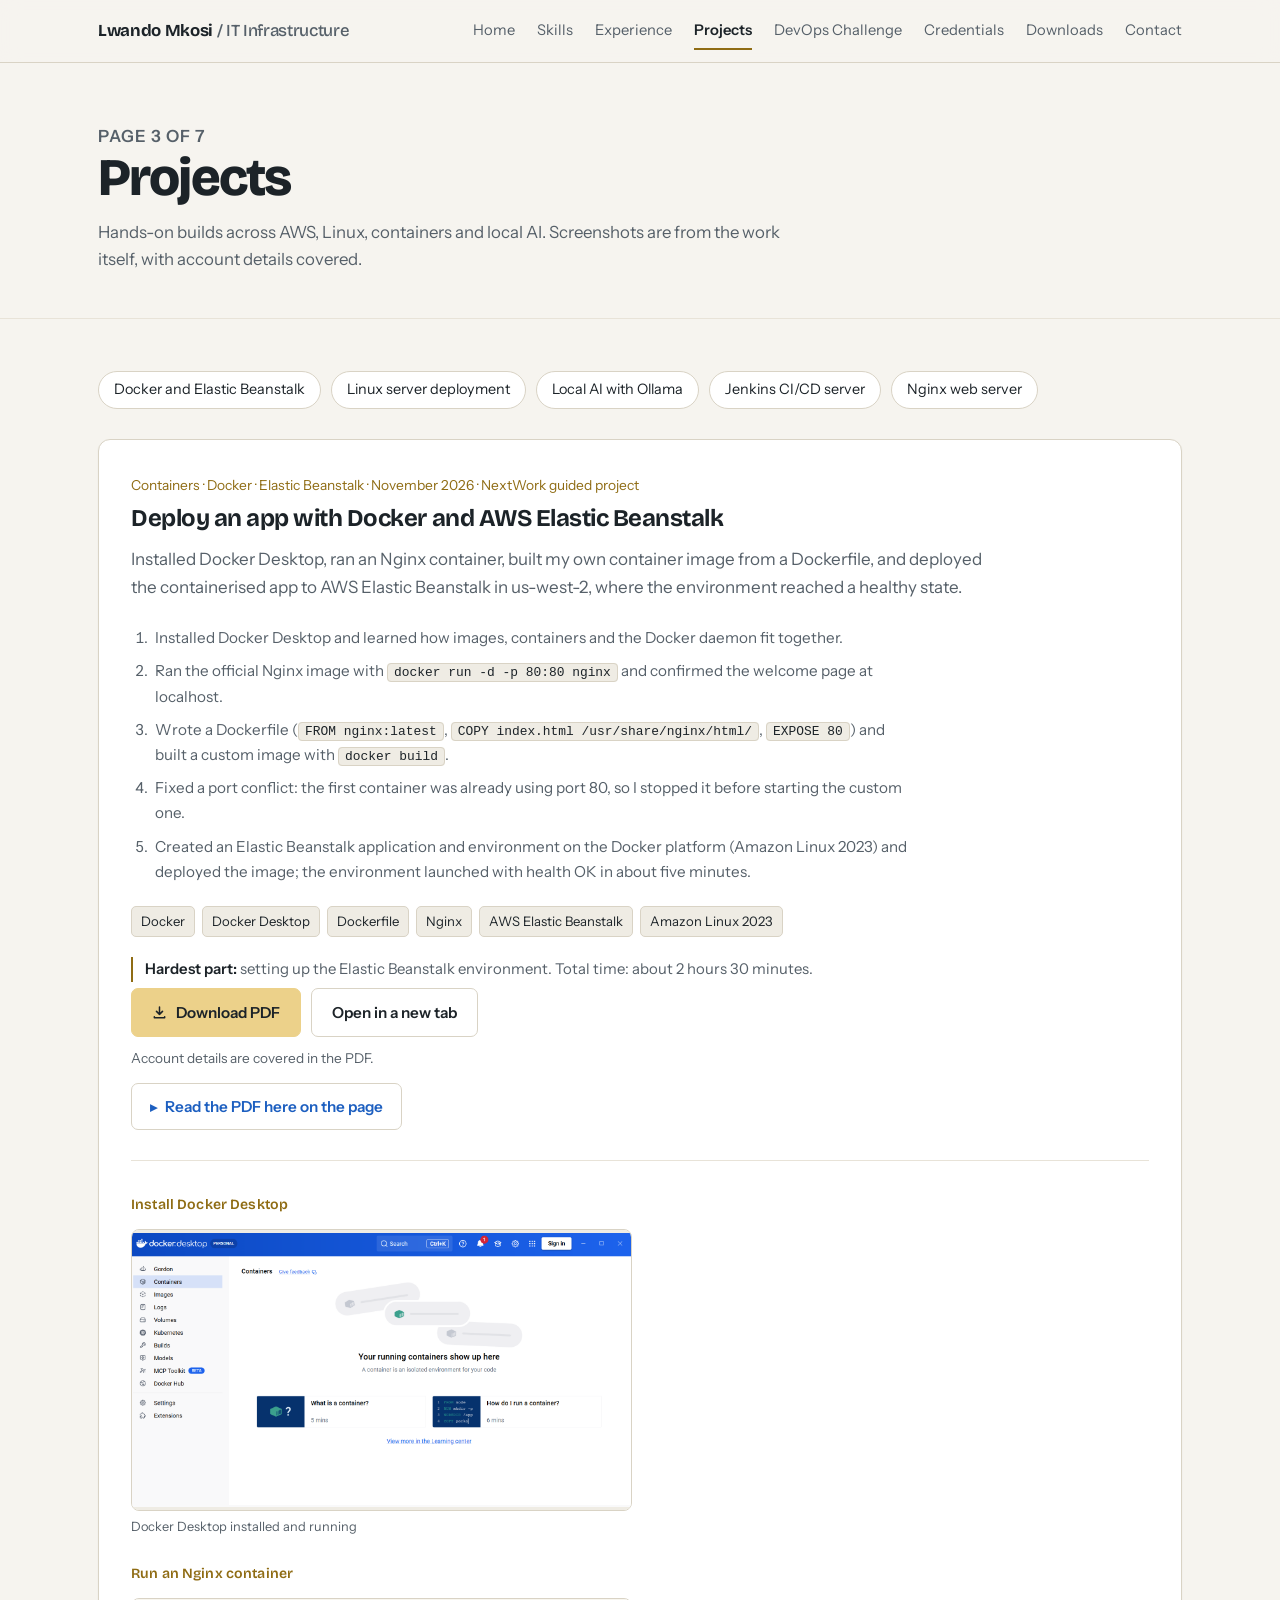
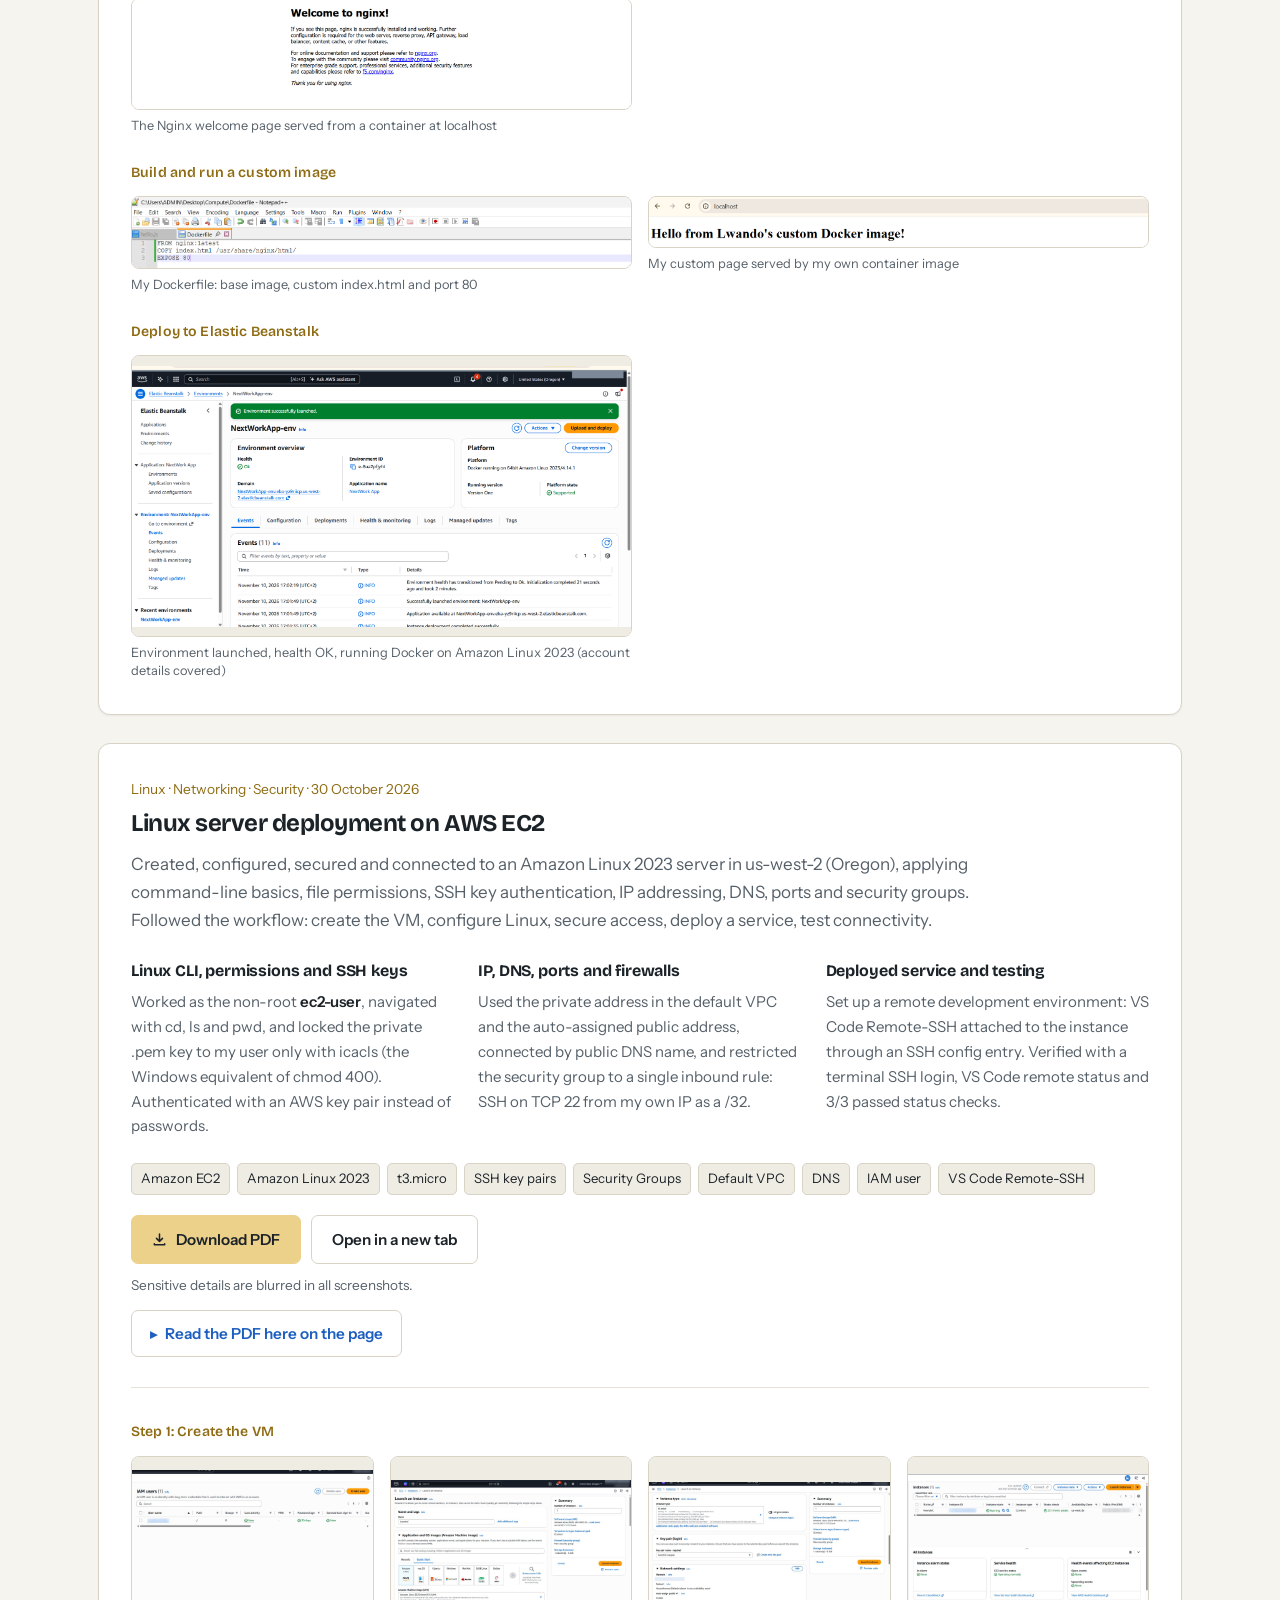
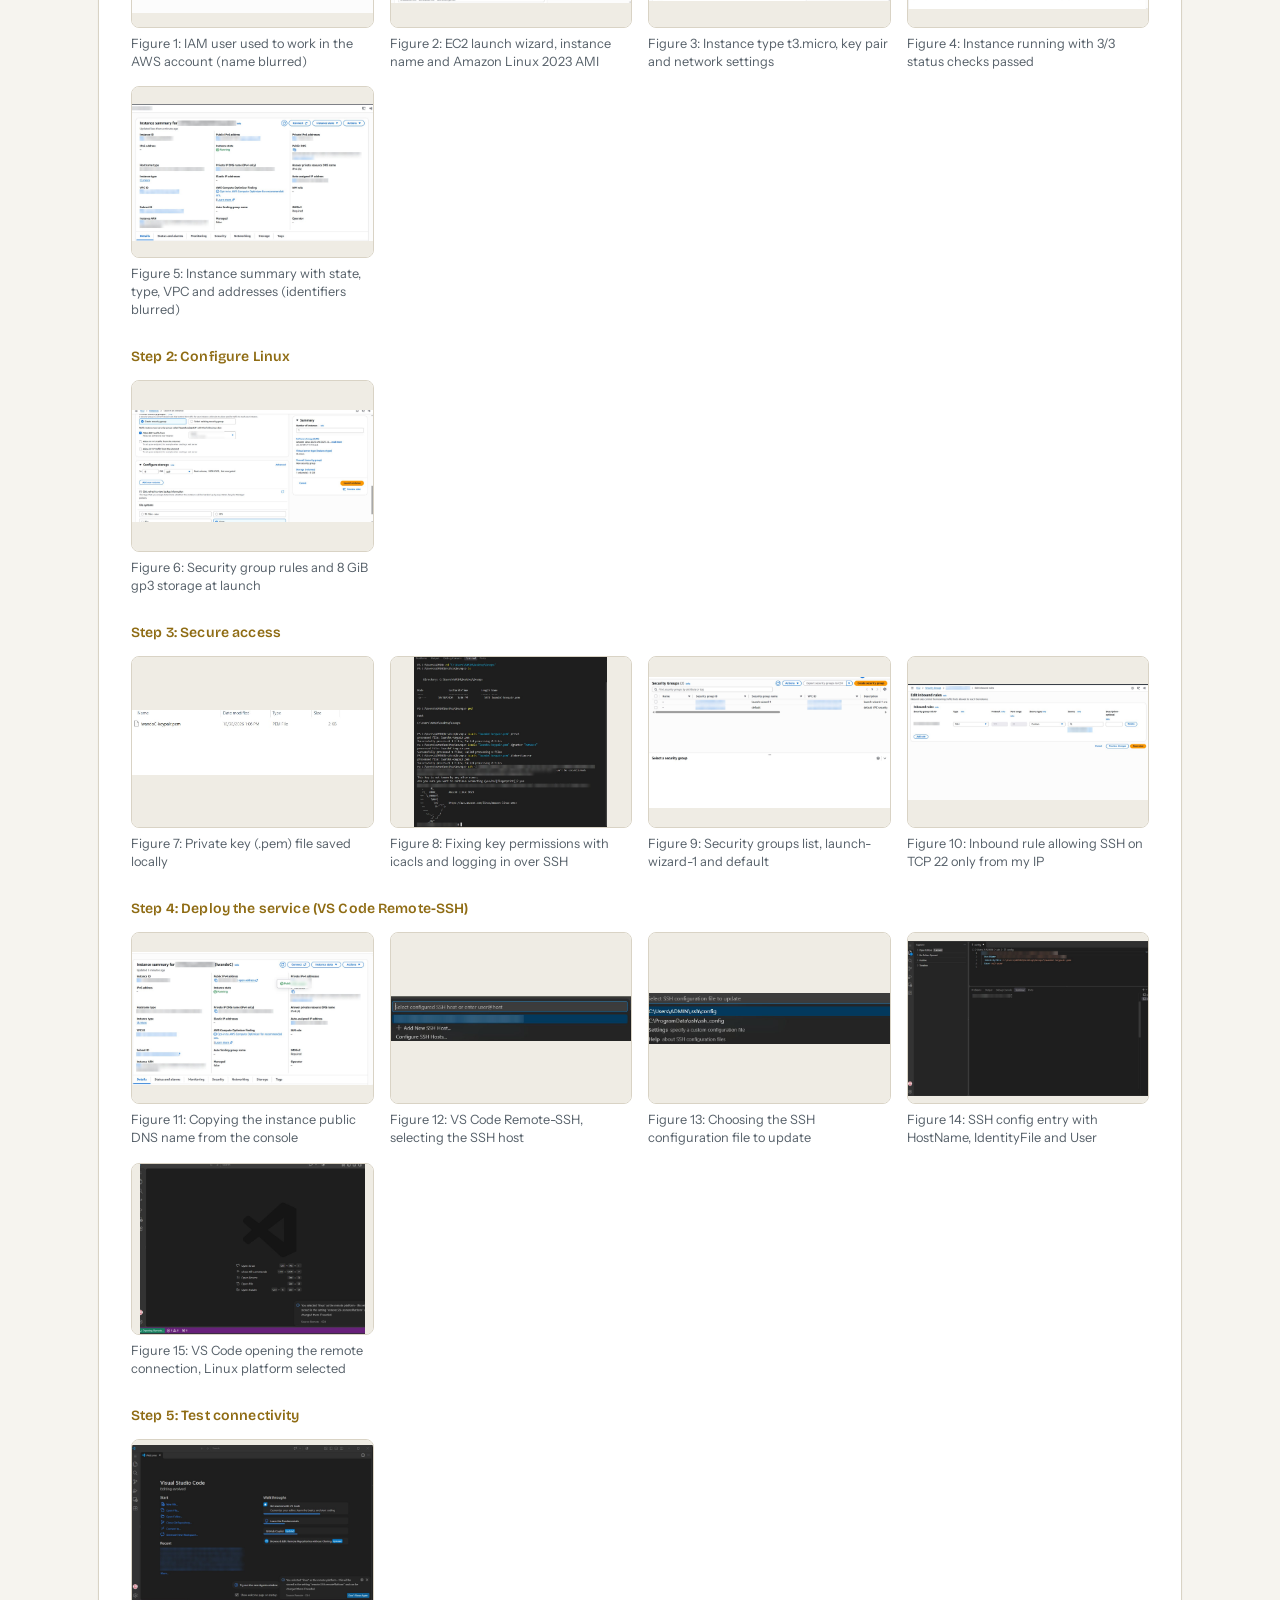
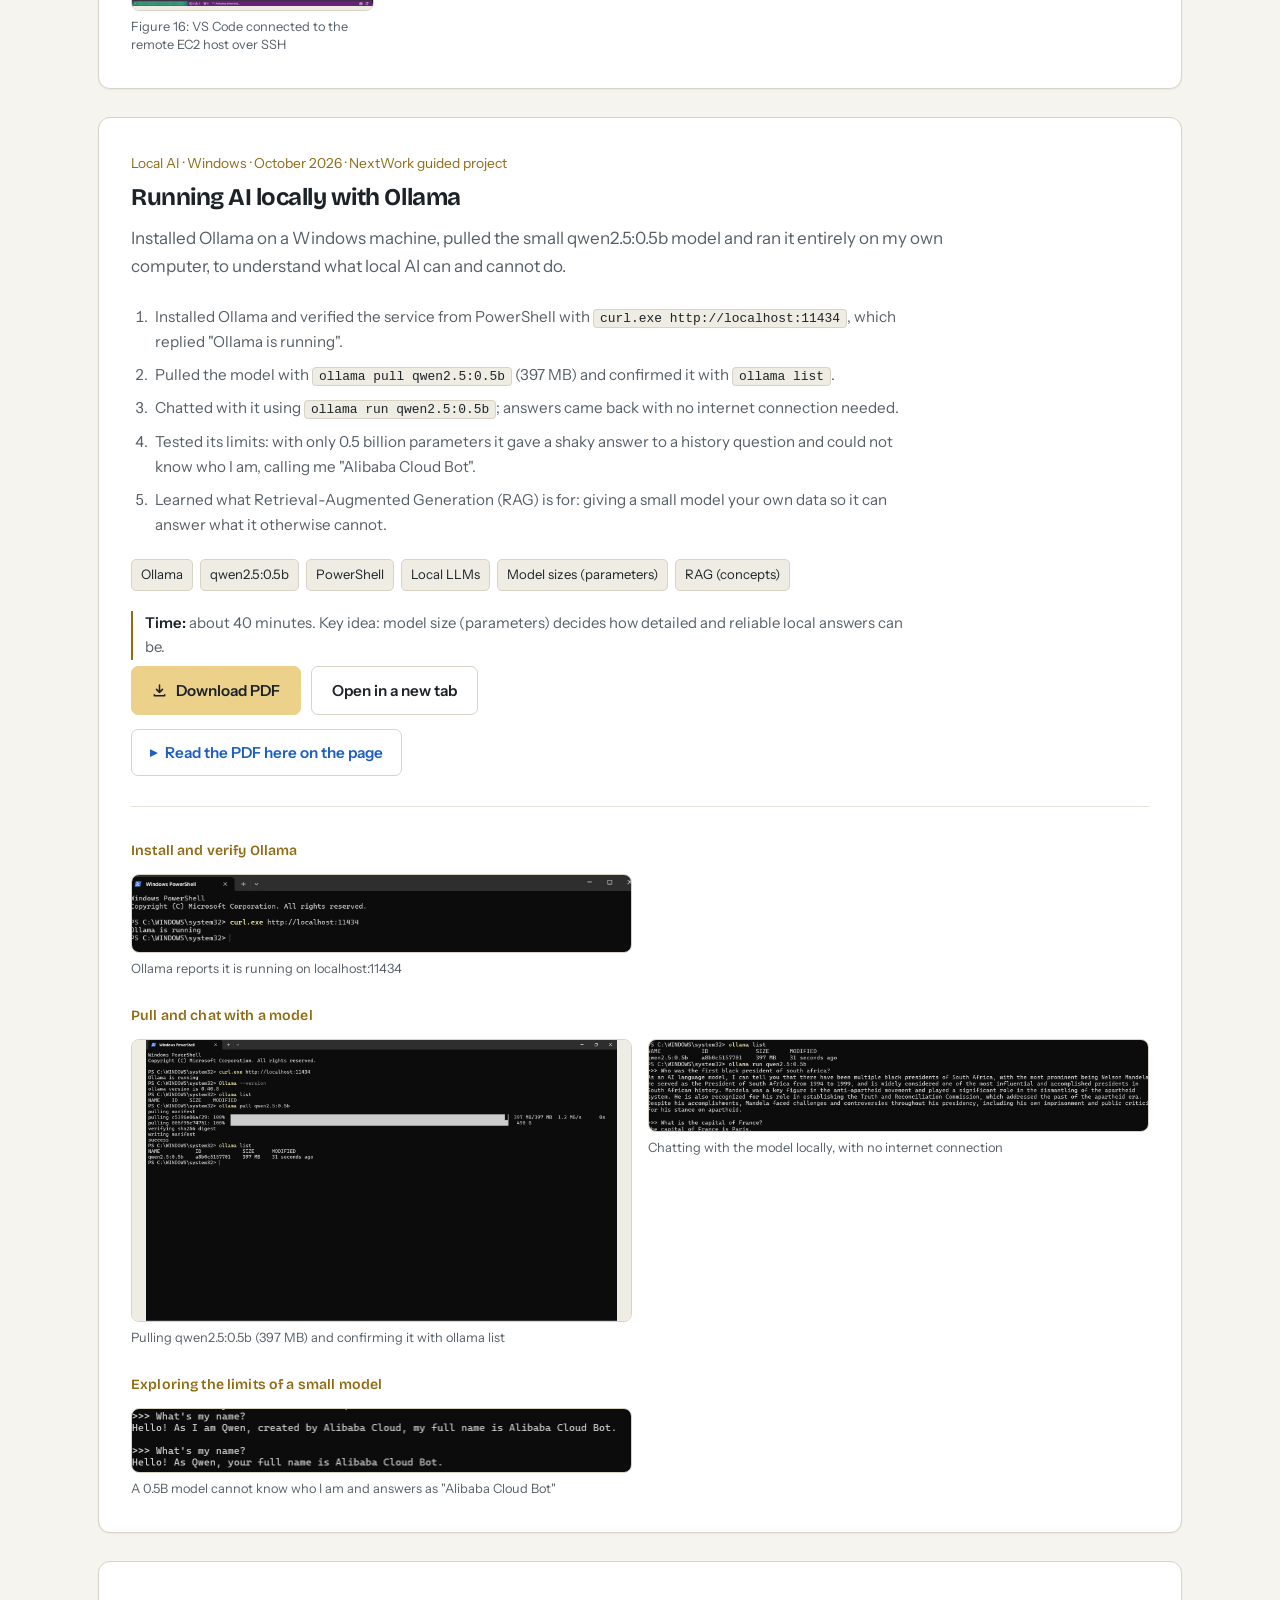
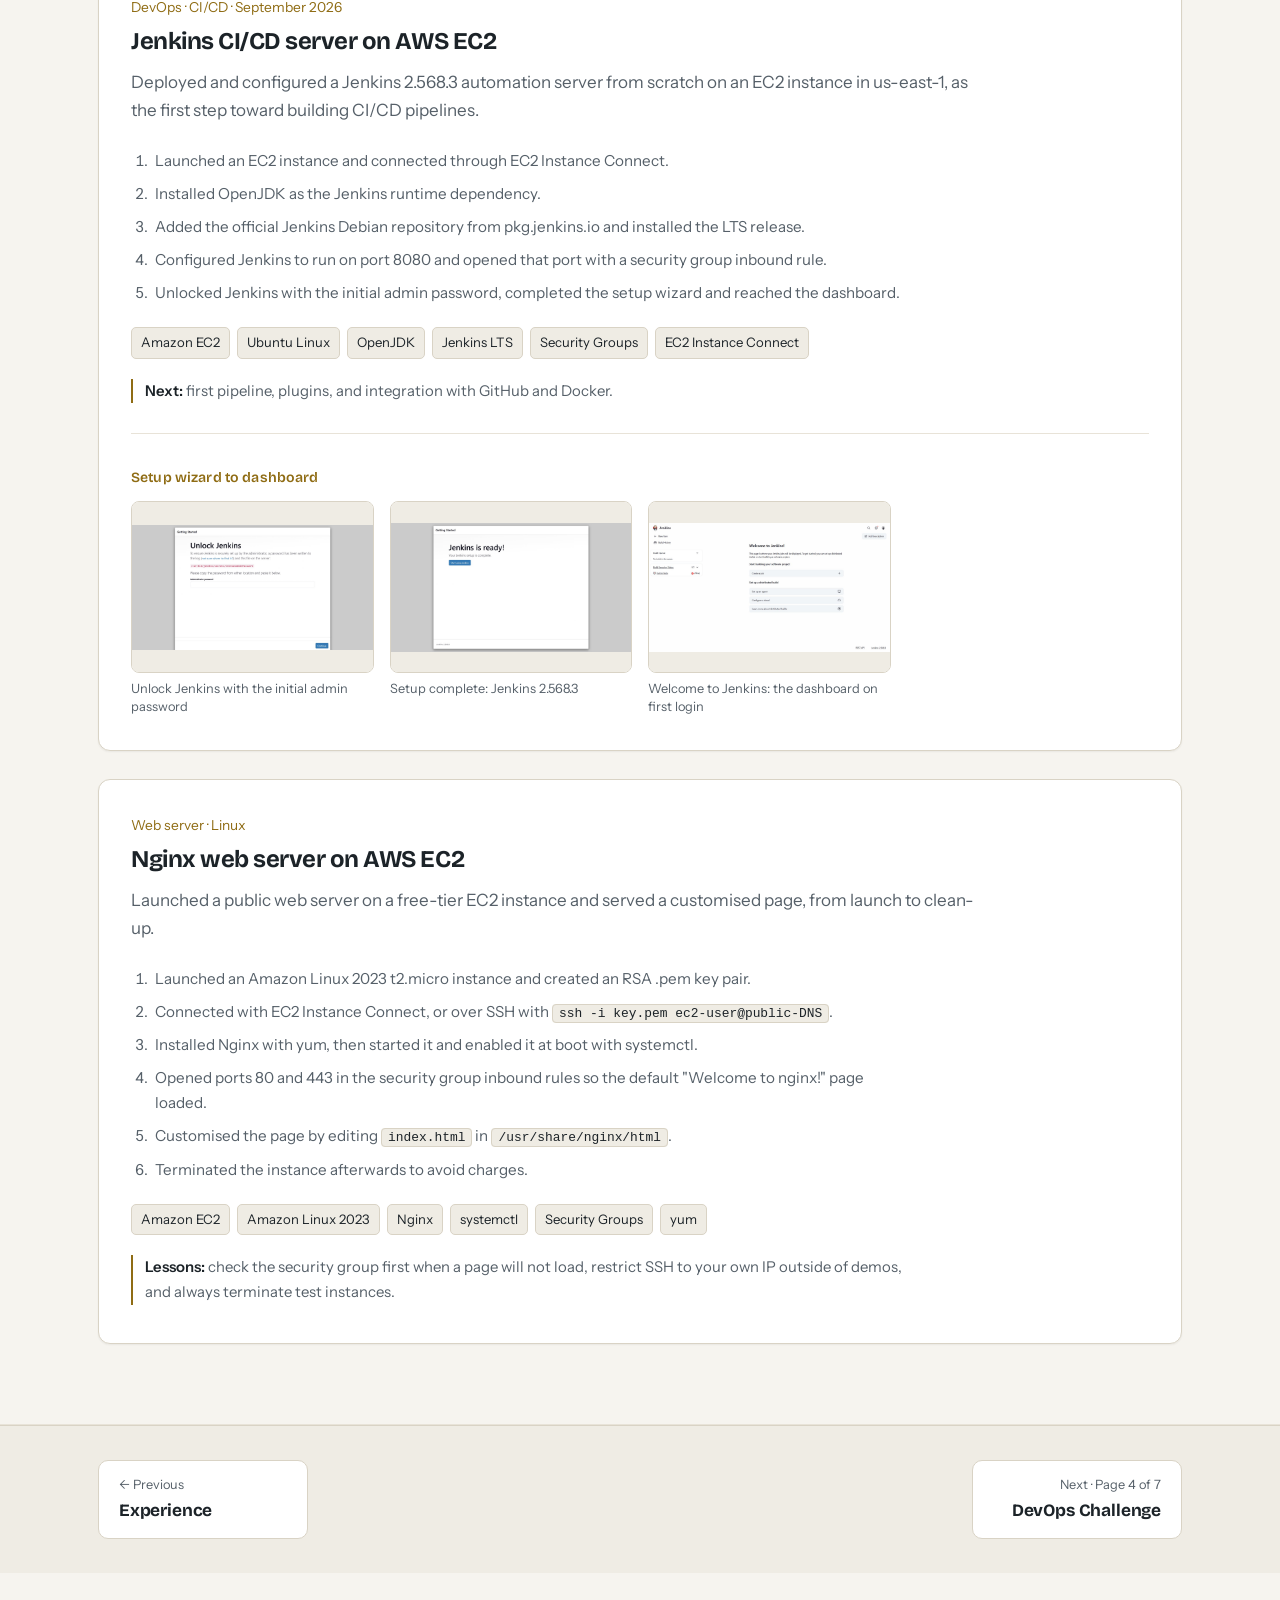
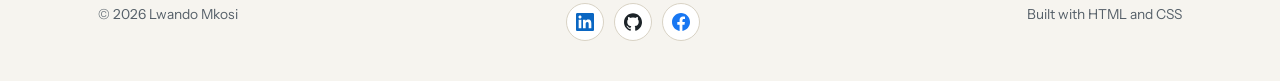
<file: projects.html>
<!DOCTYPE html>
<html lang="en">
<head>
<meta charset="utf-8">
<meta name="viewport" content="width=device-width, initial-scale=1">
<title>Projects — Lwando Mkosi</title>
<meta name="description" content="Projects by Lwando Mkosi: Docker and Elastic Beanstalk, Linux server deployment, Ollama local AI, Jenkins CI/CD and Nginx on AWS EC2.">
<link rel="preconnect" href="https://fonts.googleapis.com">
<link rel="preconnect" href="https://fonts.gstatic.com" crossorigin>
<link href="https://fonts.googleapis.com/css2?family=Bricolage+Grotesque:opsz,wght@12..96,500;12..96,700;12..96,800&family=Instrument+Sans:wght@400;500;600&display=swap" rel="stylesheet">
<link rel="stylesheet" href="style.css">
</head>
<body class="page">

<header class="topbar">
  <div class="wrap">
    <a class="mark" href="index.html">Lwando Mkosi <span>/ IT Infrastructure</span></a>
    <nav class="nav" aria-label="Main">
      <a href="index.html">Home</a>
      <a href="skills.html">Skills</a>
      <a href="experience.html">Experience</a>
      <a href="projects.html" aria-current="page">Projects</a>
      <a href="devops-challenge.html">DevOps Challenge</a>
      <a href="credentials.html">Credentials</a>
      <a href="downloads.html">Downloads</a>
      <a href="contact.html">Contact</a>
    </nav>
  </div>
</header>

<div class="page-head">
  <div class="wrap">
    <p class="page-eyebrow">Page 3 of 7</p>
    <h1>Projects</h1>
    <p>Hands-on builds across AWS, Linux, containers and local AI. Screenshots are from the work itself, with account details covered.</p>
  </div>
</div>

<section id="projects">
  <div class="wrap">
    
    <nav class="proj-index" aria-label="Projects">
      <a href="#proj-docker">Docker and Elastic Beanstalk</a>
      <a href="#proj-linux">Linux server deployment</a>
      <a href="#proj-ollama">Local AI with Ollama</a>
      <a href="#proj-jenkins">Jenkins CI/CD server</a>
      <a href="#proj-nginx">Nginx web server</a>
    </nav>

    <article class="project" id="proj-docker">
      <header>
        <p class="project-tag">Containers · Docker · Elastic Beanstalk · November 2026 · NextWork guided project</p>
        <h3>Deploy an app with Docker and AWS Elastic Beanstalk</h3>
        <p class="project-lead">Installed Docker Desktop, ran an Nginx container, built my own container image from a Dockerfile, and deployed the containerised app to AWS Elastic Beanstalk in us-west-2, where the environment reached a healthy state.</p>
      </header>
      <ol class="steps">
        <li>Installed Docker Desktop and learned how images, containers and the Docker daemon fit together.</li>
        <li>Ran the official Nginx image with <code>docker run -d -p 80:80 nginx</code> and confirmed the welcome page at localhost.</li>
        <li>Wrote a Dockerfile (<code>FROM nginx:latest</code>, <code>COPY index.html /usr/share/nginx/html/</code>, <code>EXPOSE 80</code>) and built a custom image with <code>docker build</code>.</li>
        <li>Fixed a port conflict: the first container was already using port 80, so I stopped it before starting the custom one.</li>
        <li>Created an Elastic Beanstalk application and environment on the Docker platform (Amazon Linux 2023) and deployed the image; the environment launched with health OK in about five minutes.</li>
      </ol>
      <ul class="tags"><li>Docker</li><li>Docker Desktop</li><li>Dockerfile</li><li>Nginx</li><li>AWS Elastic Beanstalk</li><li>Amazon Linux 2023</li></ul>
      <p class="project-next"><b>Hardest part:</b> setting up the Elastic Beanstalk environment. Total time: about 2 hours 30 minutes.</p>
      <div class="doc-actions" id="proj-docker-pdf">
        <div class="doc-buttons">
          <a class="btn" href="assets/docs/Deploy-an-App-with-Docker.pdf" download><svg viewBox="0 0 16 16" fill="none" stroke="currentColor" stroke-width="1.6" stroke-linecap="round" stroke-linejoin="round" aria-hidden="true"><path d="M8 2v8m0 0L4.8 6.8M8 10l3.2-3.2M2.5 12.5v1h11v-1"/></svg> Download PDF</a>
          <a class="btn btn-ghost" href="assets/docs/Deploy-an-App-with-Docker.pdf" target="_blank" rel="noopener">Open in a new tab</a>
        </div>
        <p class="doc-note">Account details are covered in the PDF.</p>
        <details class="pdf-viewer">
          <summary><span class="s-closed">Read the PDF here on the page</span><span class="s-open">Hide the PDF</span></summary>
          <iframe src="assets/docs/Deploy-an-App-with-Docker.pdf#view=FitH" title="Deploy an app with Docker and AWS Elastic Beanstalk (PDF)" loading="lazy"></iframe>
          <p class="pdf-fallback">PDF not showing? Some phones cannot display a PDF inside a page. <a href="assets/docs/Deploy-an-App-with-Docker.pdf" target="_blank" rel="noopener">Open it in a new tab</a> or <a href="assets/docs/Deploy-an-App-with-Docker.pdf" download>download it</a>.</p>
        </details>
      </div>
      <div class="gallery" id="proj-docker-gallery"><div class="shot-group"><h4>Install Docker Desktop</h4><div class="shots"><figure id="fig-proj-docker-1" class="feature"><a href="#lb-proj-docker-1" aria-label="View screenshot: Docker Desktop installed and running"><img src="assets/projects/docker-01-desktop.png" alt="Docker Desktop containers screen" loading="lazy"></a><figcaption>Docker Desktop installed and running</figcaption></figure></div></div><div class="shot-group"><h4>Run an Nginx container</h4><div class="shots"><figure id="fig-proj-docker-2" class="wide"><a href="#lb-proj-docker-2" aria-label="View screenshot: The Nginx welcome page served from a container at localhost"><img src="assets/projects/docker-02-nginx-welcome.png" alt="Nginx welcome page" loading="lazy"></a><figcaption>The Nginx welcome page served from a container at localhost</figcaption></figure></div></div><div class="shot-group"><h4>Build and run a custom image</h4><div class="shots"><figure id="fig-proj-docker-3" class="wide"><a href="#lb-proj-docker-3" aria-label="View screenshot: My Dockerfile: base image, custom index.html and port 80"><img src="assets/projects/docker-03-dockerfile.png" alt="Dockerfile open in Notepad++" loading="lazy"></a><figcaption>My Dockerfile: base image, custom index.html and port 80</figcaption></figure><figure id="fig-proj-docker-4" class="wide"><a href="#lb-proj-docker-4" aria-label="View screenshot: My custom page served by my own container image"><img src="assets/projects/docker-04-custom-page.png" alt="Custom page served on localhost" loading="lazy"></a><figcaption>My custom page served by my own container image</figcaption></figure></div></div><div class="shot-group"><h4>Deploy to Elastic Beanstalk</h4><div class="shots"><figure id="fig-proj-docker-5" class="feature"><a href="#lb-proj-docker-5" aria-label="View screenshot: Environment launched, health OK, running Docker on Amazon Linux 2023 (account details covered)"><img src="assets/projects/docker-05-beanstalk.png" alt="Elastic Beanstalk environment overview" loading="lazy"></a><figcaption>Environment launched, health OK, running Docker on Amazon Linux 2023 (account details covered)</figcaption></figure></div></div></div>
    </article>

    <article class="project" id="proj-linux">
      <header>
        <p class="project-tag">Linux · Networking · Security · 30 October 2026</p>
        <h3>Linux server deployment on AWS EC2</h3>
        <p class="project-lead">Created, configured, secured and connected to an Amazon Linux 2023 server in us-west-2 (Oregon), applying command-line basics, file permissions, SSH key authentication, IP addressing, DNS, ports and security groups. Followed the workflow: create the VM, configure Linux, secure access, deploy a service, test connectivity.</p>
      </header>
      <div class="project-cols">
        <div>
          <h4>Linux CLI, permissions and SSH keys</h4>
          <p>Worked as the non-root <b>ec2-user</b>, navigated with cd, ls and pwd, and locked the private .pem key to my user only with icacls (the Windows equivalent of chmod 400). Authenticated with an AWS key pair instead of passwords.</p>
        </div>
        <div>
          <h4>IP, DNS, ports and firewalls</h4>
          <p>Used the private address in the default VPC and the auto-assigned public address, connected by public DNS name, and restricted the security group to a single inbound rule: SSH on TCP 22 from my own IP as a /32.</p>
        </div>
        <div>
          <h4>Deployed service and testing</h4>
          <p>Set up a remote development environment: VS Code Remote-SSH attached to the instance through an SSH config entry. Verified with a terminal SSH login, VS Code remote status and 3/3 passed status checks.</p>
        </div>
      </div>
      <ul class="tags"><li>Amazon EC2</li><li>Amazon Linux 2023</li><li>t3.micro</li><li>SSH key pairs</li><li>Security Groups</li><li>Default VPC</li><li>DNS</li><li>IAM user</li><li>VS Code Remote-SSH</li></ul>
      <div class="doc-actions" id="proj-linux-pdf">
        <div class="doc-buttons">
          <a class="btn" href="assets/projects/Linux-Server-Deployment-AWS-EC2.pdf" download><svg viewBox="0 0 16 16" fill="none" stroke="currentColor" stroke-width="1.6" stroke-linecap="round" stroke-linejoin="round" aria-hidden="true"><path d="M8 2v8m0 0L4.8 6.8M8 10l3.2-3.2M2.5 12.5v1h11v-1"/></svg> Download PDF</a>
          <a class="btn btn-ghost" href="assets/projects/Linux-Server-Deployment-AWS-EC2.pdf" target="_blank" rel="noopener">Open in a new tab</a>
        </div>
        <p class="doc-note">Sensitive details are blurred in all screenshots.</p>
        <details class="pdf-viewer">
          <summary><span class="s-closed">Read the PDF here on the page</span><span class="s-open">Hide the PDF</span></summary>
          <iframe src="assets/projects/Linux-Server-Deployment-AWS-EC2.pdf#view=FitH" title="Linux server deployment on AWS EC2 (PDF)" loading="lazy"></iframe>
          <p class="pdf-fallback">PDF not showing? Some phones cannot display a PDF inside a page. <a href="assets/projects/Linux-Server-Deployment-AWS-EC2.pdf" target="_blank" rel="noopener">Open it in a new tab</a> or <a href="assets/projects/Linux-Server-Deployment-AWS-EC2.pdf" download>download it</a>.</p>
        </details>
      </div>
      <div class="gallery" id="proj-linux-gallery">
        <div class="shot-group"><h4>Step 1: Create the VM</h4><div class="shots"><figure id="fig-proj-linux-1"><a href="#lb-proj-linux-1" aria-label="View screenshot: Figure 1: IAM user used to work in the AWS account (name blurred)"><img src="assets/projects/linux-01-iam-user.jpg" alt="IAM users page in the AWS console" loading="lazy"></a><figcaption>Figure 1: IAM user used to work in the AWS account (name blurred)</figcaption></figure><figure id="fig-proj-linux-2"><a href="#lb-proj-linux-2" aria-label="View screenshot: Figure 2: EC2 launch wizard, instance name and Amazon Linux 2023 AMI"><img src="assets/projects/linux-02-launch-wizard.jpg" alt="EC2 launch wizard with Amazon Linux 2023 selected" loading="lazy"></a><figcaption>Figure 2: EC2 launch wizard, instance name and Amazon Linux 2023 AMI</figcaption></figure><figure id="fig-proj-linux-3"><a href="#lb-proj-linux-3" aria-label="View screenshot: Figure 3: Instance type t3.micro, key pair and network settings"><img src="assets/projects/linux-03-instance-type-keypair.jpg" alt="Instance type, key pair and network settings" loading="lazy"></a><figcaption>Figure 3: Instance type t3.micro, key pair and network settings</figcaption></figure><figure id="fig-proj-linux-4"><a href="#lb-proj-linux-4" aria-label="View screenshot: Figure 4: Instance running with 3/3 status checks passed"><img src="assets/projects/linux-04-running-status-checks.jpg" alt="EC2 instances list showing a running instance" loading="lazy"></a><figcaption>Figure 4: Instance running with 3/3 status checks passed</figcaption></figure><figure id="fig-proj-linux-5"><a href="#lb-proj-linux-5" aria-label="View screenshot: Figure 5: Instance summary with state, type, VPC and addresses (identifiers blurred)"><img src="assets/projects/linux-05-instance-summary.jpg" alt="EC2 instance summary page" loading="lazy"></a><figcaption>Figure 5: Instance summary with state, type, VPC and addresses (identifiers blurred)</figcaption></figure></div></div><div class="shot-group"><h4>Step 2: Configure Linux</h4><div class="shots"><figure id="fig-proj-linux-6"><a href="#lb-proj-linux-6" aria-label="View screenshot: Figure 6: Security group rules and 8 GiB gp3 storage at launch"><img src="assets/projects/linux-06-security-group-storage.jpg" alt="Security group and storage settings in the launch wizard" loading="lazy"></a><figcaption>Figure 6: Security group rules and 8 GiB gp3 storage at launch</figcaption></figure></div></div><div class="shot-group"><h4>Step 3: Secure access</h4><div class="shots"><figure id="fig-proj-linux-7"><a href="#lb-proj-linux-7" aria-label="View screenshot: Figure 7: Private key (.pem) file saved locally"><img src="assets/projects/linux-07-pem-key.jpg" alt="Key pair file saved on the local computer" loading="lazy"></a><figcaption>Figure 7: Private key (.pem) file saved locally</figcaption></figure><figure id="fig-proj-linux-8"><a href="#lb-proj-linux-8" aria-label="View screenshot: Figure 8: Fixing key permissions with icacls and logging in over SSH"><img src="assets/projects/linux-08-icacls-ssh-login.jpg" alt="PowerShell terminal with icacls commands and an SSH login to Amazon Linux 2023" loading="lazy"></a><figcaption>Figure 8: Fixing key permissions with icacls and logging in over SSH</figcaption></figure><figure id="fig-proj-linux-9"><a href="#lb-proj-linux-9" aria-label="View screenshot: Figure 9: Security groups list, launch-wizard-1 and default"><img src="assets/projects/linux-09-security-groups.jpg" alt="Security groups list" loading="lazy"></a><figcaption>Figure 9: Security groups list, launch-wizard-1 and default</figcaption></figure><figure id="fig-proj-linux-10"><a href="#lb-proj-linux-10" aria-label="View screenshot: Figure 10: Inbound rule allowing SSH on TCP 22 only from my IP"><img src="assets/projects/linux-10-inbound-rule-ssh.jpg" alt="Inbound rules editor with an SSH rule" loading="lazy"></a><figcaption>Figure 10: Inbound rule allowing SSH on TCP 22 only from my IP</figcaption></figure></div></div><div class="shot-group"><h4>Step 4: Deploy the service (VS Code Remote-SSH)</h4><div class="shots"><figure id="fig-proj-linux-11"><a href="#lb-proj-linux-11" aria-label="View screenshot: Figure 11: Copying the instance public DNS name from the console"><img src="assets/projects/linux-11-copy-public-dns.jpg" alt="Instance summary with public DNS" loading="lazy"></a><figcaption>Figure 11: Copying the instance public DNS name from the console</figcaption></figure><figure id="fig-proj-linux-12"><a href="#lb-proj-linux-12" aria-label="View screenshot: Figure 12: VS Code Remote-SSH, selecting the SSH host"><img src="assets/projects/linux-12-vscode-select-host.jpg" alt="VS Code SSH host picker" loading="lazy"></a><figcaption>Figure 12: VS Code Remote-SSH, selecting the SSH host</figcaption></figure><figure id="fig-proj-linux-13"><a href="#lb-proj-linux-13" aria-label="View screenshot: Figure 13: Choosing the SSH configuration file to update"><img src="assets/projects/linux-13-ssh-config-file.jpg" alt="VS Code prompt to choose an SSH config file" loading="lazy"></a><figcaption>Figure 13: Choosing the SSH configuration file to update</figcaption></figure><figure id="fig-proj-linux-14"><a href="#lb-proj-linux-14" aria-label="View screenshot: Figure 14: SSH config entry with HostName, IdentityFile and User"><img src="assets/projects/linux-14-ssh-config-entry.jpg" alt="SSH config file in VS Code" loading="lazy"></a><figcaption>Figure 14: SSH config entry with HostName, IdentityFile and User</figcaption></figure><figure id="fig-proj-linux-15"><a href="#lb-proj-linux-15" aria-label="View screenshot: Figure 15: VS Code opening the remote connection, Linux platform selected"><img src="assets/projects/linux-15-vscode-remote-opening.jpg" alt="VS Code opening a remote connection" loading="lazy"></a><figcaption>Figure 15: VS Code opening the remote connection, Linux platform selected</figcaption></figure></div></div><div class="shot-group"><h4>Step 5: Test connectivity</h4><div class="shots"><figure id="fig-proj-linux-16"><a href="#lb-proj-linux-16" aria-label="View screenshot: Figure 16: VS Code connected to the remote EC2 host over SSH"><img src="assets/projects/linux-16-vscode-connected.jpg" alt="VS Code attached to the remote host" loading="lazy"></a><figcaption>Figure 16: VS Code connected to the remote EC2 host over SSH</figcaption></figure></div></div>
      </div>
    </article>

    <article class="project" id="proj-ollama">
      <header>
        <p class="project-tag">Local AI · Windows · October 2026 · NextWork guided project</p>
        <h3>Running AI locally with Ollama</h3>
        <p class="project-lead">Installed Ollama on a Windows machine, pulled the small qwen2.5:0.5b model and ran it entirely on my own computer, to understand what local AI can and cannot do.</p>
      </header>
      <ol class="steps">
        <li>Installed Ollama and verified the service from PowerShell with <code>curl.exe http://localhost:11434</code>, which replied "Ollama is running".</li>
        <li>Pulled the model with <code>ollama pull qwen2.5:0.5b</code> (397 MB) and confirmed it with <code>ollama list</code>.</li>
        <li>Chatted with it using <code>ollama run qwen2.5:0.5b</code>; answers came back with no internet connection needed.</li>
        <li>Tested its limits: with only 0.5 billion parameters it gave a shaky answer to a history question and could not know who I am, calling me "Alibaba Cloud Bot".</li>
        <li>Learned what Retrieval-Augmented Generation (RAG) is for: giving a small model your own data so it can answer what it otherwise cannot.</li>
      </ol>
      <ul class="tags"><li>Ollama</li><li>qwen2.5:0.5b</li><li>PowerShell</li><li>Local LLMs</li><li>Model sizes (parameters)</li><li>RAG (concepts)</li></ul>
      <p class="project-next"><b>Time:</b> about 40 minutes. Key idea: model size (parameters) decides how detailed and reliable local answers can be.</p>
      <div class="doc-actions" id="proj-ollama-pdf">
        <div class="doc-buttons">
          <a class="btn" href="assets/docs/Run-Ollama-on-Your-Own-Machine.pdf" download><svg viewBox="0 0 16 16" fill="none" stroke="currentColor" stroke-width="1.6" stroke-linecap="round" stroke-linejoin="round" aria-hidden="true"><path d="M8 2v8m0 0L4.8 6.8M8 10l3.2-3.2M2.5 12.5v1h11v-1"/></svg> Download PDF</a>
          <a class="btn btn-ghost" href="assets/docs/Run-Ollama-on-Your-Own-Machine.pdf" target="_blank" rel="noopener">Open in a new tab</a>
        </div>
        <details class="pdf-viewer">
          <summary><span class="s-closed">Read the PDF here on the page</span><span class="s-open">Hide the PDF</span></summary>
          <iframe src="assets/docs/Run-Ollama-on-Your-Own-Machine.pdf#view=FitH" title="Running AI locally with Ollama (PDF)" loading="lazy"></iframe>
          <p class="pdf-fallback">PDF not showing? Some phones cannot display a PDF inside a page. <a href="assets/docs/Run-Ollama-on-Your-Own-Machine.pdf" target="_blank" rel="noopener">Open it in a new tab</a> or <a href="assets/docs/Run-Ollama-on-Your-Own-Machine.pdf" download>download it</a>.</p>
        </details>
      </div>
      <div class="gallery" id="proj-ollama-gallery"><div class="shot-group"><h4>Install and verify Ollama</h4><div class="shots"><figure id="fig-proj-ollama-1" class="wide"><a href="#lb-proj-ollama-1" aria-label="View screenshot: Ollama reports it is running on localhost:11434"><img src="assets/projects/ollama-01-running.png" alt="PowerShell showing Ollama is running" loading="lazy"></a><figcaption>Ollama reports it is running on localhost:11434</figcaption></figure></div></div><div class="shot-group"><h4>Pull and chat with a model</h4><div class="shots"><figure id="fig-proj-ollama-2" class="feature"><a href="#lb-proj-ollama-2" aria-label="View screenshot: Pulling qwen2.5:0.5b (397 MB) and confirming it with ollama list"><img src="assets/projects/ollama-02-pull-model.png" alt="PowerShell pulling the qwen2.5 model" loading="lazy"></a><figcaption>Pulling qwen2.5:0.5b (397 MB) and confirming it with ollama list</figcaption></figure><figure id="fig-proj-ollama-3" class="wide"><a href="#lb-proj-ollama-3" aria-label="View screenshot: Chatting with the model locally, with no internet connection"><img src="assets/projects/ollama-03-chat.png" alt="Chat with the local model" loading="lazy"></a><figcaption>Chatting with the model locally, with no internet connection</figcaption></figure></div></div><div class="shot-group"><h4>Exploring the limits of a small model</h4><div class="shots"><figure id="fig-proj-ollama-4" class="wide"><a href="#lb-proj-ollama-4" aria-label="View screenshot: A 0.5B model cannot know who I am and answers as &quot;Alibaba Cloud Bot&quot;"><img src="assets/projects/ollama-04-limits.png" alt="Model answering a question about my name" loading="lazy"></a><figcaption>A 0.5B model cannot know who I am and answers as "Alibaba Cloud Bot"</figcaption></figure></div></div></div>
    </article>

    <article class="project" id="proj-jenkins">
      <header>
        <p class="project-tag">DevOps · CI/CD · September 2026</p>
        <h3>Jenkins CI/CD server on AWS EC2</h3>
        <p class="project-lead">Deployed and configured a Jenkins 2.568.3 automation server from scratch on an EC2 instance in us-east-1, as the first step toward building CI/CD pipelines.</p>
      </header>
      <ol class="steps">
        <li>Launched an EC2 instance and connected through EC2 Instance Connect.</li>
        <li>Installed OpenJDK as the Jenkins runtime dependency.</li>
        <li>Added the official Jenkins Debian repository from pkg.jenkins.io and installed the LTS release.</li>
        <li>Configured Jenkins to run on port 8080 and opened that port with a security group inbound rule.</li>
        <li>Unlocked Jenkins with the initial admin password, completed the setup wizard and reached the dashboard.</li>
      </ol>
      <ul class="tags"><li>Amazon EC2</li><li>Ubuntu Linux</li><li>OpenJDK</li><li>Jenkins LTS</li><li>Security Groups</li><li>EC2 Instance Connect</li></ul>
      <p class="project-next"><b>Next:</b> first pipeline, plugins, and integration with GitHub and Docker.</p>
      <div class="gallery" id="proj-jenkins-gallery">
        <div class="shot-group"><h4>Setup wizard to dashboard</h4><div class="shots"><figure id="fig-proj-jenkins-1"><a href="#lb-proj-jenkins-1" aria-label="View screenshot: Unlock Jenkins with the initial admin password"><img src="assets/projects/jenkins-unlock.jpg" alt="Jenkins unlock screen" loading="lazy"></a><figcaption>Unlock Jenkins with the initial admin password</figcaption></figure><figure id="fig-proj-jenkins-2"><a href="#lb-proj-jenkins-2" aria-label="View screenshot: Setup complete: Jenkins 2.568.3"><img src="assets/projects/jenkins-ready.jpg" alt="Jenkins is ready screen" loading="lazy"></a><figcaption>Setup complete: Jenkins 2.568.3</figcaption></figure><figure id="fig-proj-jenkins-3"><a href="#lb-proj-jenkins-3" aria-label="View screenshot: Welcome to Jenkins: the dashboard on first login"><img src="assets/projects/jenkins-dashboard.jpg" alt="Jenkins dashboard" loading="lazy"></a><figcaption>Welcome to Jenkins: the dashboard on first login</figcaption></figure></div></div>
      </div>
    </article>

    <article class="project" id="proj-nginx">
      <header>
        <p class="project-tag">Web server · Linux</p>
        <h3>Nginx web server on AWS EC2</h3>
        <p class="project-lead">Launched a public web server on a free-tier EC2 instance and served a customised page, from launch to clean-up.</p>
      </header>
      <ol class="steps">
        <li>Launched an Amazon Linux 2023 t2.micro instance and created an RSA .pem key pair.</li>
        <li>Connected with EC2 Instance Connect, or over SSH with <code>ssh -i key.pem ec2-user@public-DNS</code>.</li>
        <li>Installed Nginx with yum, then started it and enabled it at boot with systemctl.</li>
        <li>Opened ports 80 and 443 in the security group inbound rules so the default "Welcome to nginx!" page loaded.</li>
        <li>Customised the page by editing <code>index.html</code> in <code>/usr/share/nginx/html</code>.</li>
        <li>Terminated the instance afterwards to avoid charges.</li>
      </ol>
      <ul class="tags"><li>Amazon EC2</li><li>Amazon Linux 2023</li><li>Nginx</li><li>systemctl</li><li>Security Groups</li><li>yum</li></ul>
      <p class="project-next"><b>Lessons:</b> check the security group first when a page will not load, restrict SSH to your own IP outside of demos, and always terminate test instances.</p>
    </article>
  </div>
</section>

<div class="pager"><div class="wrap"><a class="prev" href="experience.html"><span>← Previous</span><strong>Experience</strong></a><a class="next" href="devops-challenge.html"><span>Next · Page 4 of 7</span><strong>DevOps Challenge</strong></a></div></div>

<footer>
  <div class="wrap">
    <div>© 2026 Lwando Mkosi</div>
    <div class="social" aria-label="Social links">
      <a class="soc-ico" href="https://www.linkedin.com/in/lwando-mkosi-a2227b27a" target="_blank" rel="noopener" aria-label="LinkedIn" title="LinkedIn"><svg class="ico ico-linkedin" viewBox="0 0 24 24" aria-hidden="true" focusable="false"><path fill="currentColor" d="M20.447 20.452h-3.554v-5.569c0-1.328-.027-3.037-1.852-3.037-1.853 0-2.136 1.445-2.136 2.939v5.667H9.351V9h3.414v1.561h.046c.477-.9 1.637-1.85 3.37-1.85 3.601 0 4.267 2.37 4.267 5.455v6.286zM5.337 7.433c-1.144 0-2.063-.926-2.063-2.065 0-1.138.92-2.063 2.063-2.063 1.14 0 2.064.925 2.064 2.063 0 1.139-.925 2.065-2.064 2.065zm1.782 13.019H3.555V9h3.564v11.452zM22.225 0H1.771C.792 0 0 .774 0 1.729v20.542C0 23.227.792 24 1.771 24h20.451C23.2 24 24 23.227 24 22.271V1.729C24 .774 23.2 0 22.222 0h.003z"/></svg></a>
      <a class="soc-ico" href="https://github.com/Skills-1" target="_blank" rel="noopener" aria-label="GitHub" title="GitHub"><svg class="ico ico-github" viewBox="0 0 24 24" aria-hidden="true" focusable="false"><path fill="currentColor" d="M12 .297c-6.63 0-12 5.373-12 12 0 5.303 3.438 9.8 8.205 11.385.6.113.82-.258.82-.577 0-.285-.01-1.04-.015-2.04-3.338.724-4.042-1.61-4.042-1.61C4.422 18.07 3.633 17.7 3.633 17.7c-1.087-.744.084-.729.084-.729 1.205.084 1.838 1.236 1.838 1.236 1.07 1.835 2.809 1.305 3.495.998.108-.776.417-1.305.76-1.605-2.665-.3-5.466-1.332-5.466-5.93 0-1.31.465-2.38 1.235-3.22-.135-.303-.54-1.523.105-3.176 0 0 1.005-.322 3.3 1.23.96-.267 1.98-.399 3-.405 1.02.006 2.04.138 3 .405 2.28-1.552 3.285-1.23 3.285-1.23.645 1.653.24 2.873.12 3.176.765.84 1.23 1.91 1.23 3.22 0 4.61-2.805 5.625-5.475 5.92.42.36.81 1.096.81 2.22 0 1.606-.015 2.896-.015 3.286 0 .315.21.69.825.57C20.565 22.092 24 17.592 24 12.297c0-6.627-5.373-12-12-12"/></svg></a>
      <a class="soc-ico" href="https://www.facebook.com/lwando.mkosi" target="_blank" rel="noopener" aria-label="Facebook" title="Facebook"><svg class="ico ico-facebook" viewBox="0 0 24 24" aria-hidden="true" focusable="false"><path fill="currentColor" d="M24 12.073c0-6.627-5.373-12-12-12s-12 5.373-12 12c0 5.99 4.388 10.954 10.125 11.854v-8.385H7.078v-3.47h3.047V9.43c0-3.007 1.792-4.669 4.533-4.669 1.312 0 2.686.235 2.686.235v2.953H15.83c-1.491 0-1.956.925-1.956 1.874v2.25h3.328l-.532 3.47h-2.796v8.385C19.612 23.027 24 18.062 24 12.073z"/></svg></a>
    </div>
    <div>Built with HTML and CSS</div>
  </div>
</footer>


<!-- screenshot viewer: pure CSS, opens with :target -->
<div class="lightbox" id="lb-proj-docker-1" role="dialog" aria-label="Screenshot viewer">
  <a class="lb-bg" href="#fig-proj-docker-1" aria-label="Close screenshot"></a>
  <a class="lb-close" href="#fig-proj-docker-1">Close ✕</a>
  <a class="lb-nav lb-next" href="#lb-proj-docker-2" aria-label="Next screenshot">›</a>
  <figure class="lb-fig"><img src="assets/projects/docker-01-desktop.png" alt="Docker Desktop containers screen" loading="lazy"><figcaption>Docker Desktop installed and running <span class="lb-count">· 1 of 5</span> · <a href="assets/projects/docker-01-desktop.png" target="_blank" rel="noopener">Open full size</a></figcaption></figure>
</div>
<div class="lightbox" id="lb-proj-docker-2" role="dialog" aria-label="Screenshot viewer">
  <a class="lb-bg" href="#fig-proj-docker-2" aria-label="Close screenshot"></a>
  <a class="lb-close" href="#fig-proj-docker-2">Close ✕</a>
  <a class="lb-nav lb-prev" href="#lb-proj-docker-1" aria-label="Previous screenshot">‹</a><a class="lb-nav lb-next" href="#lb-proj-docker-3" aria-label="Next screenshot">›</a>
  <figure class="lb-fig"><img src="assets/projects/docker-02-nginx-welcome.png" alt="Nginx welcome page" loading="lazy"><figcaption>The Nginx welcome page served from a container at localhost <span class="lb-count">· 2 of 5</span> · <a href="assets/projects/docker-02-nginx-welcome.png" target="_blank" rel="noopener">Open full size</a></figcaption></figure>
</div>
<div class="lightbox" id="lb-proj-docker-3" role="dialog" aria-label="Screenshot viewer">
  <a class="lb-bg" href="#fig-proj-docker-3" aria-label="Close screenshot"></a>
  <a class="lb-close" href="#fig-proj-docker-3">Close ✕</a>
  <a class="lb-nav lb-prev" href="#lb-proj-docker-2" aria-label="Previous screenshot">‹</a><a class="lb-nav lb-next" href="#lb-proj-docker-4" aria-label="Next screenshot">›</a>
  <figure class="lb-fig"><img src="assets/projects/docker-03-dockerfile.png" alt="Dockerfile open in Notepad++" loading="lazy"><figcaption>My Dockerfile: base image, custom index.html and port 80 <span class="lb-count">· 3 of 5</span> · <a href="assets/projects/docker-03-dockerfile.png" target="_blank" rel="noopener">Open full size</a></figcaption></figure>
</div>
<div class="lightbox" id="lb-proj-docker-4" role="dialog" aria-label="Screenshot viewer">
  <a class="lb-bg" href="#fig-proj-docker-4" aria-label="Close screenshot"></a>
  <a class="lb-close" href="#fig-proj-docker-4">Close ✕</a>
  <a class="lb-nav lb-prev" href="#lb-proj-docker-3" aria-label="Previous screenshot">‹</a><a class="lb-nav lb-next" href="#lb-proj-docker-5" aria-label="Next screenshot">›</a>
  <figure class="lb-fig"><img src="assets/projects/docker-04-custom-page.png" alt="Custom page served on localhost" loading="lazy"><figcaption>My custom page served by my own container image <span class="lb-count">· 4 of 5</span> · <a href="assets/projects/docker-04-custom-page.png" target="_blank" rel="noopener">Open full size</a></figcaption></figure>
</div>
<div class="lightbox" id="lb-proj-docker-5" role="dialog" aria-label="Screenshot viewer">
  <a class="lb-bg" href="#fig-proj-docker-5" aria-label="Close screenshot"></a>
  <a class="lb-close" href="#fig-proj-docker-5">Close ✕</a>
  <a class="lb-nav lb-prev" href="#lb-proj-docker-4" aria-label="Previous screenshot">‹</a>
  <figure class="lb-fig"><img src="assets/projects/docker-05-beanstalk.png" alt="Elastic Beanstalk environment overview" loading="lazy"><figcaption>Environment launched, health OK, running Docker on Amazon Linux 2023 (account details covered) <span class="lb-count">· 5 of 5</span> · <a href="assets/projects/docker-05-beanstalk.png" target="_blank" rel="noopener">Open full size</a></figcaption></figure>
</div>
<div class="lightbox" id="lb-proj-linux-1" role="dialog" aria-label="Screenshot viewer">
  <a class="lb-bg" href="#fig-proj-linux-1" aria-label="Close screenshot"></a>
  <a class="lb-close" href="#fig-proj-linux-1">Close ✕</a>
  <a class="lb-nav lb-next" href="#lb-proj-linux-2" aria-label="Next screenshot">›</a>
  <figure class="lb-fig"><img src="assets/projects/linux-01-iam-user.jpg" alt="IAM users page in the AWS console" loading="lazy"><figcaption>Figure 1: IAM user used to work in the AWS account (name blurred) <span class="lb-count">· 1 of 16</span> · <a href="assets/projects/linux-01-iam-user.jpg" target="_blank" rel="noopener">Open full size</a></figcaption></figure>
</div>
<div class="lightbox" id="lb-proj-linux-2" role="dialog" aria-label="Screenshot viewer">
  <a class="lb-bg" href="#fig-proj-linux-2" aria-label="Close screenshot"></a>
  <a class="lb-close" href="#fig-proj-linux-2">Close ✕</a>
  <a class="lb-nav lb-prev" href="#lb-proj-linux-1" aria-label="Previous screenshot">‹</a><a class="lb-nav lb-next" href="#lb-proj-linux-3" aria-label="Next screenshot">›</a>
  <figure class="lb-fig"><img src="assets/projects/linux-02-launch-wizard.jpg" alt="EC2 launch wizard with Amazon Linux 2023 selected" loading="lazy"><figcaption>Figure 2: EC2 launch wizard, instance name and Amazon Linux 2023 AMI <span class="lb-count">· 2 of 16</span> · <a href="assets/projects/linux-02-launch-wizard.jpg" target="_blank" rel="noopener">Open full size</a></figcaption></figure>
</div>
<div class="lightbox" id="lb-proj-linux-3" role="dialog" aria-label="Screenshot viewer">
  <a class="lb-bg" href="#fig-proj-linux-3" aria-label="Close screenshot"></a>
  <a class="lb-close" href="#fig-proj-linux-3">Close ✕</a>
  <a class="lb-nav lb-prev" href="#lb-proj-linux-2" aria-label="Previous screenshot">‹</a><a class="lb-nav lb-next" href="#lb-proj-linux-4" aria-label="Next screenshot">›</a>
  <figure class="lb-fig"><img src="assets/projects/linux-03-instance-type-keypair.jpg" alt="Instance type, key pair and network settings" loading="lazy"><figcaption>Figure 3: Instance type t3.micro, key pair and network settings <span class="lb-count">· 3 of 16</span> · <a href="assets/projects/linux-03-instance-type-keypair.jpg" target="_blank" rel="noopener">Open full size</a></figcaption></figure>
</div>
<div class="lightbox" id="lb-proj-linux-4" role="dialog" aria-label="Screenshot viewer">
  <a class="lb-bg" href="#fig-proj-linux-4" aria-label="Close screenshot"></a>
  <a class="lb-close" href="#fig-proj-linux-4">Close ✕</a>
  <a class="lb-nav lb-prev" href="#lb-proj-linux-3" aria-label="Previous screenshot">‹</a><a class="lb-nav lb-next" href="#lb-proj-linux-5" aria-label="Next screenshot">›</a>
  <figure class="lb-fig"><img src="assets/projects/linux-04-running-status-checks.jpg" alt="EC2 instances list showing a running instance" loading="lazy"><figcaption>Figure 4: Instance running with 3/3 status checks passed <span class="lb-count">· 4 of 16</span> · <a href="assets/projects/linux-04-running-status-checks.jpg" target="_blank" rel="noopener">Open full size</a></figcaption></figure>
</div>
<div class="lightbox" id="lb-proj-linux-5" role="dialog" aria-label="Screenshot viewer">
  <a class="lb-bg" href="#fig-proj-linux-5" aria-label="Close screenshot"></a>
  <a class="lb-close" href="#fig-proj-linux-5">Close ✕</a>
  <a class="lb-nav lb-prev" href="#lb-proj-linux-4" aria-label="Previous screenshot">‹</a><a class="lb-nav lb-next" href="#lb-proj-linux-6" aria-label="Next screenshot">›</a>
  <figure class="lb-fig"><img src="assets/projects/linux-05-instance-summary.jpg" alt="EC2 instance summary page" loading="lazy"><figcaption>Figure 5: Instance summary with state, type, VPC and addresses (identifiers blurred) <span class="lb-count">· 5 of 16</span> · <a href="assets/projects/linux-05-instance-summary.jpg" target="_blank" rel="noopener">Open full size</a></figcaption></figure>
</div>
<div class="lightbox" id="lb-proj-linux-6" role="dialog" aria-label="Screenshot viewer">
  <a class="lb-bg" href="#fig-proj-linux-6" aria-label="Close screenshot"></a>
  <a class="lb-close" href="#fig-proj-linux-6">Close ✕</a>
  <a class="lb-nav lb-prev" href="#lb-proj-linux-5" aria-label="Previous screenshot">‹</a><a class="lb-nav lb-next" href="#lb-proj-linux-7" aria-label="Next screenshot">›</a>
  <figure class="lb-fig"><img src="assets/projects/linux-06-security-group-storage.jpg" alt="Security group and storage settings in the launch wizard" loading="lazy"><figcaption>Figure 6: Security group rules and 8 GiB gp3 storage at launch <span class="lb-count">· 6 of 16</span> · <a href="assets/projects/linux-06-security-group-storage.jpg" target="_blank" rel="noopener">Open full size</a></figcaption></figure>
</div>
<div class="lightbox" id="lb-proj-linux-7" role="dialog" aria-label="Screenshot viewer">
  <a class="lb-bg" href="#fig-proj-linux-7" aria-label="Close screenshot"></a>
  <a class="lb-close" href="#fig-proj-linux-7">Close ✕</a>
  <a class="lb-nav lb-prev" href="#lb-proj-linux-6" aria-label="Previous screenshot">‹</a><a class="lb-nav lb-next" href="#lb-proj-linux-8" aria-label="Next screenshot">›</a>
  <figure class="lb-fig"><img src="assets/projects/linux-07-pem-key.jpg" alt="Key pair file saved on the local computer" loading="lazy"><figcaption>Figure 7: Private key (.pem) file saved locally <span class="lb-count">· 7 of 16</span> · <a href="assets/projects/linux-07-pem-key.jpg" target="_blank" rel="noopener">Open full size</a></figcaption></figure>
</div>
<div class="lightbox" id="lb-proj-linux-8" role="dialog" aria-label="Screenshot viewer">
  <a class="lb-bg" href="#fig-proj-linux-8" aria-label="Close screenshot"></a>
  <a class="lb-close" href="#fig-proj-linux-8">Close ✕</a>
  <a class="lb-nav lb-prev" href="#lb-proj-linux-7" aria-label="Previous screenshot">‹</a><a class="lb-nav lb-next" href="#lb-proj-linux-9" aria-label="Next screenshot">›</a>
  <figure class="lb-fig"><img src="assets/projects/linux-08-icacls-ssh-login.jpg" alt="PowerShell terminal with icacls commands and an SSH login to Amazon Linux 2023" loading="lazy"><figcaption>Figure 8: Fixing key permissions with icacls and logging in over SSH <span class="lb-count">· 8 of 16</span> · <a href="assets/projects/linux-08-icacls-ssh-login.jpg" target="_blank" rel="noopener">Open full size</a></figcaption></figure>
</div>
<div class="lightbox" id="lb-proj-linux-9" role="dialog" aria-label="Screenshot viewer">
  <a class="lb-bg" href="#fig-proj-linux-9" aria-label="Close screenshot"></a>
  <a class="lb-close" href="#fig-proj-linux-9">Close ✕</a>
  <a class="lb-nav lb-prev" href="#lb-proj-linux-8" aria-label="Previous screenshot">‹</a><a class="lb-nav lb-next" href="#lb-proj-linux-10" aria-label="Next screenshot">›</a>
  <figure class="lb-fig"><img src="assets/projects/linux-09-security-groups.jpg" alt="Security groups list" loading="lazy"><figcaption>Figure 9: Security groups list, launch-wizard-1 and default <span class="lb-count">· 9 of 16</span> · <a href="assets/projects/linux-09-security-groups.jpg" target="_blank" rel="noopener">Open full size</a></figcaption></figure>
</div>
<div class="lightbox" id="lb-proj-linux-10" role="dialog" aria-label="Screenshot viewer">
  <a class="lb-bg" href="#fig-proj-linux-10" aria-label="Close screenshot"></a>
  <a class="lb-close" href="#fig-proj-linux-10">Close ✕</a>
  <a class="lb-nav lb-prev" href="#lb-proj-linux-9" aria-label="Previous screenshot">‹</a><a class="lb-nav lb-next" href="#lb-proj-linux-11" aria-label="Next screenshot">›</a>
  <figure class="lb-fig"><img src="assets/projects/linux-10-inbound-rule-ssh.jpg" alt="Inbound rules editor with an SSH rule" loading="lazy"><figcaption>Figure 10: Inbound rule allowing SSH on TCP 22 only from my IP <span class="lb-count">· 10 of 16</span> · <a href="assets/projects/linux-10-inbound-rule-ssh.jpg" target="_blank" rel="noopener">Open full size</a></figcaption></figure>
</div>
<div class="lightbox" id="lb-proj-linux-11" role="dialog" aria-label="Screenshot viewer">
  <a class="lb-bg" href="#fig-proj-linux-11" aria-label="Close screenshot"></a>
  <a class="lb-close" href="#fig-proj-linux-11">Close ✕</a>
  <a class="lb-nav lb-prev" href="#lb-proj-linux-10" aria-label="Previous screenshot">‹</a><a class="lb-nav lb-next" href="#lb-proj-linux-12" aria-label="Next screenshot">›</a>
  <figure class="lb-fig"><img src="assets/projects/linux-11-copy-public-dns.jpg" alt="Instance summary with public DNS" loading="lazy"><figcaption>Figure 11: Copying the instance public DNS name from the console <span class="lb-count">· 11 of 16</span> · <a href="assets/projects/linux-11-copy-public-dns.jpg" target="_blank" rel="noopener">Open full size</a></figcaption></figure>
</div>
<div class="lightbox" id="lb-proj-linux-12" role="dialog" aria-label="Screenshot viewer">
  <a class="lb-bg" href="#fig-proj-linux-12" aria-label="Close screenshot"></a>
  <a class="lb-close" href="#fig-proj-linux-12">Close ✕</a>
  <a class="lb-nav lb-prev" href="#lb-proj-linux-11" aria-label="Previous screenshot">‹</a><a class="lb-nav lb-next" href="#lb-proj-linux-13" aria-label="Next screenshot">›</a>
  <figure class="lb-fig"><img src="assets/projects/linux-12-vscode-select-host.jpg" alt="VS Code SSH host picker" loading="lazy"><figcaption>Figure 12: VS Code Remote-SSH, selecting the SSH host <span class="lb-count">· 12 of 16</span> · <a href="assets/projects/linux-12-vscode-select-host.jpg" target="_blank" rel="noopener">Open full size</a></figcaption></figure>
</div>
<div class="lightbox" id="lb-proj-linux-13" role="dialog" aria-label="Screenshot viewer">
  <a class="lb-bg" href="#fig-proj-linux-13" aria-label="Close screenshot"></a>
  <a class="lb-close" href="#fig-proj-linux-13">Close ✕</a>
  <a class="lb-nav lb-prev" href="#lb-proj-linux-12" aria-label="Previous screenshot">‹</a><a class="lb-nav lb-next" href="#lb-proj-linux-14" aria-label="Next screenshot">›</a>
  <figure class="lb-fig"><img src="assets/projects/linux-13-ssh-config-file.jpg" alt="VS Code prompt to choose an SSH config file" loading="lazy"><figcaption>Figure 13: Choosing the SSH configuration file to update <span class="lb-count">· 13 of 16</span> · <a href="assets/projects/linux-13-ssh-config-file.jpg" target="_blank" rel="noopener">Open full size</a></figcaption></figure>
</div>
<div class="lightbox" id="lb-proj-linux-14" role="dialog" aria-label="Screenshot viewer">
  <a class="lb-bg" href="#fig-proj-linux-14" aria-label="Close screenshot"></a>
  <a class="lb-close" href="#fig-proj-linux-14">Close ✕</a>
  <a class="lb-nav lb-prev" href="#lb-proj-linux-13" aria-label="Previous screenshot">‹</a><a class="lb-nav lb-next" href="#lb-proj-linux-15" aria-label="Next screenshot">›</a>
  <figure class="lb-fig"><img src="assets/projects/linux-14-ssh-config-entry.jpg" alt="SSH config file in VS Code" loading="lazy"><figcaption>Figure 14: SSH config entry with HostName, IdentityFile and User <span class="lb-count">· 14 of 16</span> · <a href="assets/projects/linux-14-ssh-config-entry.jpg" target="_blank" rel="noopener">Open full size</a></figcaption></figure>
</div>
<div class="lightbox" id="lb-proj-linux-15" role="dialog" aria-label="Screenshot viewer">
  <a class="lb-bg" href="#fig-proj-linux-15" aria-label="Close screenshot"></a>
  <a class="lb-close" href="#fig-proj-linux-15">Close ✕</a>
  <a class="lb-nav lb-prev" href="#lb-proj-linux-14" aria-label="Previous screenshot">‹</a><a class="lb-nav lb-next" href="#lb-proj-linux-16" aria-label="Next screenshot">›</a>
  <figure class="lb-fig"><img src="assets/projects/linux-15-vscode-remote-opening.jpg" alt="VS Code opening a remote connection" loading="lazy"><figcaption>Figure 15: VS Code opening the remote connection, Linux platform selected <span class="lb-count">· 15 of 16</span> · <a href="assets/projects/linux-15-vscode-remote-opening.jpg" target="_blank" rel="noopener">Open full size</a></figcaption></figure>
</div>
<div class="lightbox" id="lb-proj-linux-16" role="dialog" aria-label="Screenshot viewer">
  <a class="lb-bg" href="#fig-proj-linux-16" aria-label="Close screenshot"></a>
  <a class="lb-close" href="#fig-proj-linux-16">Close ✕</a>
  <a class="lb-nav lb-prev" href="#lb-proj-linux-15" aria-label="Previous screenshot">‹</a>
  <figure class="lb-fig"><img src="assets/projects/linux-16-vscode-connected.jpg" alt="VS Code attached to the remote host" loading="lazy"><figcaption>Figure 16: VS Code connected to the remote EC2 host over SSH <span class="lb-count">· 16 of 16</span> · <a href="assets/projects/linux-16-vscode-connected.jpg" target="_blank" rel="noopener">Open full size</a></figcaption></figure>
</div>
<div class="lightbox" id="lb-proj-ollama-1" role="dialog" aria-label="Screenshot viewer">
  <a class="lb-bg" href="#fig-proj-ollama-1" aria-label="Close screenshot"></a>
  <a class="lb-close" href="#fig-proj-ollama-1">Close ✕</a>
  <a class="lb-nav lb-next" href="#lb-proj-ollama-2" aria-label="Next screenshot">›</a>
  <figure class="lb-fig"><img src="assets/projects/ollama-01-running.png" alt="PowerShell showing Ollama is running" loading="lazy"><figcaption>Ollama reports it is running on localhost:11434 <span class="lb-count">· 1 of 4</span> · <a href="assets/projects/ollama-01-running.png" target="_blank" rel="noopener">Open full size</a></figcaption></figure>
</div>
<div class="lightbox" id="lb-proj-ollama-2" role="dialog" aria-label="Screenshot viewer">
  <a class="lb-bg" href="#fig-proj-ollama-2" aria-label="Close screenshot"></a>
  <a class="lb-close" href="#fig-proj-ollama-2">Close ✕</a>
  <a class="lb-nav lb-prev" href="#lb-proj-ollama-1" aria-label="Previous screenshot">‹</a><a class="lb-nav lb-next" href="#lb-proj-ollama-3" aria-label="Next screenshot">›</a>
  <figure class="lb-fig"><img src="assets/projects/ollama-02-pull-model.png" alt="PowerShell pulling the qwen2.5 model" loading="lazy"><figcaption>Pulling qwen2.5:0.5b (397 MB) and confirming it with ollama list <span class="lb-count">· 2 of 4</span> · <a href="assets/projects/ollama-02-pull-model.png" target="_blank" rel="noopener">Open full size</a></figcaption></figure>
</div>
<div class="lightbox" id="lb-proj-ollama-3" role="dialog" aria-label="Screenshot viewer">
  <a class="lb-bg" href="#fig-proj-ollama-3" aria-label="Close screenshot"></a>
  <a class="lb-close" href="#fig-proj-ollama-3">Close ✕</a>
  <a class="lb-nav lb-prev" href="#lb-proj-ollama-2" aria-label="Previous screenshot">‹</a><a class="lb-nav lb-next" href="#lb-proj-ollama-4" aria-label="Next screenshot">›</a>
  <figure class="lb-fig"><img src="assets/projects/ollama-03-chat.png" alt="Chat with the local model" loading="lazy"><figcaption>Chatting with the model locally, with no internet connection <span class="lb-count">· 3 of 4</span> · <a href="assets/projects/ollama-03-chat.png" target="_blank" rel="noopener">Open full size</a></figcaption></figure>
</div>
<div class="lightbox" id="lb-proj-ollama-4" role="dialog" aria-label="Screenshot viewer">
  <a class="lb-bg" href="#fig-proj-ollama-4" aria-label="Close screenshot"></a>
  <a class="lb-close" href="#fig-proj-ollama-4">Close ✕</a>
  <a class="lb-nav lb-prev" href="#lb-proj-ollama-3" aria-label="Previous screenshot">‹</a>
  <figure class="lb-fig"><img src="assets/projects/ollama-04-limits.png" alt="Model answering a question about my name" loading="lazy"><figcaption>A 0.5B model cannot know who I am and answers as "Alibaba Cloud Bot" <span class="lb-count">· 4 of 4</span> · <a href="assets/projects/ollama-04-limits.png" target="_blank" rel="noopener">Open full size</a></figcaption></figure>
</div>
<div class="lightbox" id="lb-proj-jenkins-1" role="dialog" aria-label="Screenshot viewer">
  <a class="lb-bg" href="#fig-proj-jenkins-1" aria-label="Close screenshot"></a>
  <a class="lb-close" href="#fig-proj-jenkins-1">Close ✕</a>
  <a class="lb-nav lb-next" href="#lb-proj-jenkins-2" aria-label="Next screenshot">›</a>
  <figure class="lb-fig"><img src="assets/projects/jenkins-unlock.jpg" alt="Jenkins unlock screen" loading="lazy"><figcaption>Unlock Jenkins with the initial admin password <span class="lb-count">· 1 of 3</span> · <a href="assets/projects/jenkins-unlock.jpg" target="_blank" rel="noopener">Open full size</a></figcaption></figure>
</div>
<div class="lightbox" id="lb-proj-jenkins-2" role="dialog" aria-label="Screenshot viewer">
  <a class="lb-bg" href="#fig-proj-jenkins-2" aria-label="Close screenshot"></a>
  <a class="lb-close" href="#fig-proj-jenkins-2">Close ✕</a>
  <a class="lb-nav lb-prev" href="#lb-proj-jenkins-1" aria-label="Previous screenshot">‹</a><a class="lb-nav lb-next" href="#lb-proj-jenkins-3" aria-label="Next screenshot">›</a>
  <figure class="lb-fig"><img src="assets/projects/jenkins-ready.jpg" alt="Jenkins is ready screen" loading="lazy"><figcaption>Setup complete: Jenkins 2.568.3 <span class="lb-count">· 2 of 3</span> · <a href="assets/projects/jenkins-ready.jpg" target="_blank" rel="noopener">Open full size</a></figcaption></figure>
</div>
<div class="lightbox" id="lb-proj-jenkins-3" role="dialog" aria-label="Screenshot viewer">
  <a class="lb-bg" href="#fig-proj-jenkins-3" aria-label="Close screenshot"></a>
  <a class="lb-close" href="#fig-proj-jenkins-3">Close ✕</a>
  <a class="lb-nav lb-prev" href="#lb-proj-jenkins-2" aria-label="Previous screenshot">‹</a>
  <figure class="lb-fig"><img src="assets/projects/jenkins-dashboard.jpg" alt="Jenkins dashboard" loading="lazy"><figcaption>Welcome to Jenkins: the dashboard on first login <span class="lb-count">· 3 of 3</span> · <a href="assets/projects/jenkins-dashboard.jpg" target="_blank" rel="noopener">Open full size</a></figcaption></figure>
</div>

</body>
</html>
</file>
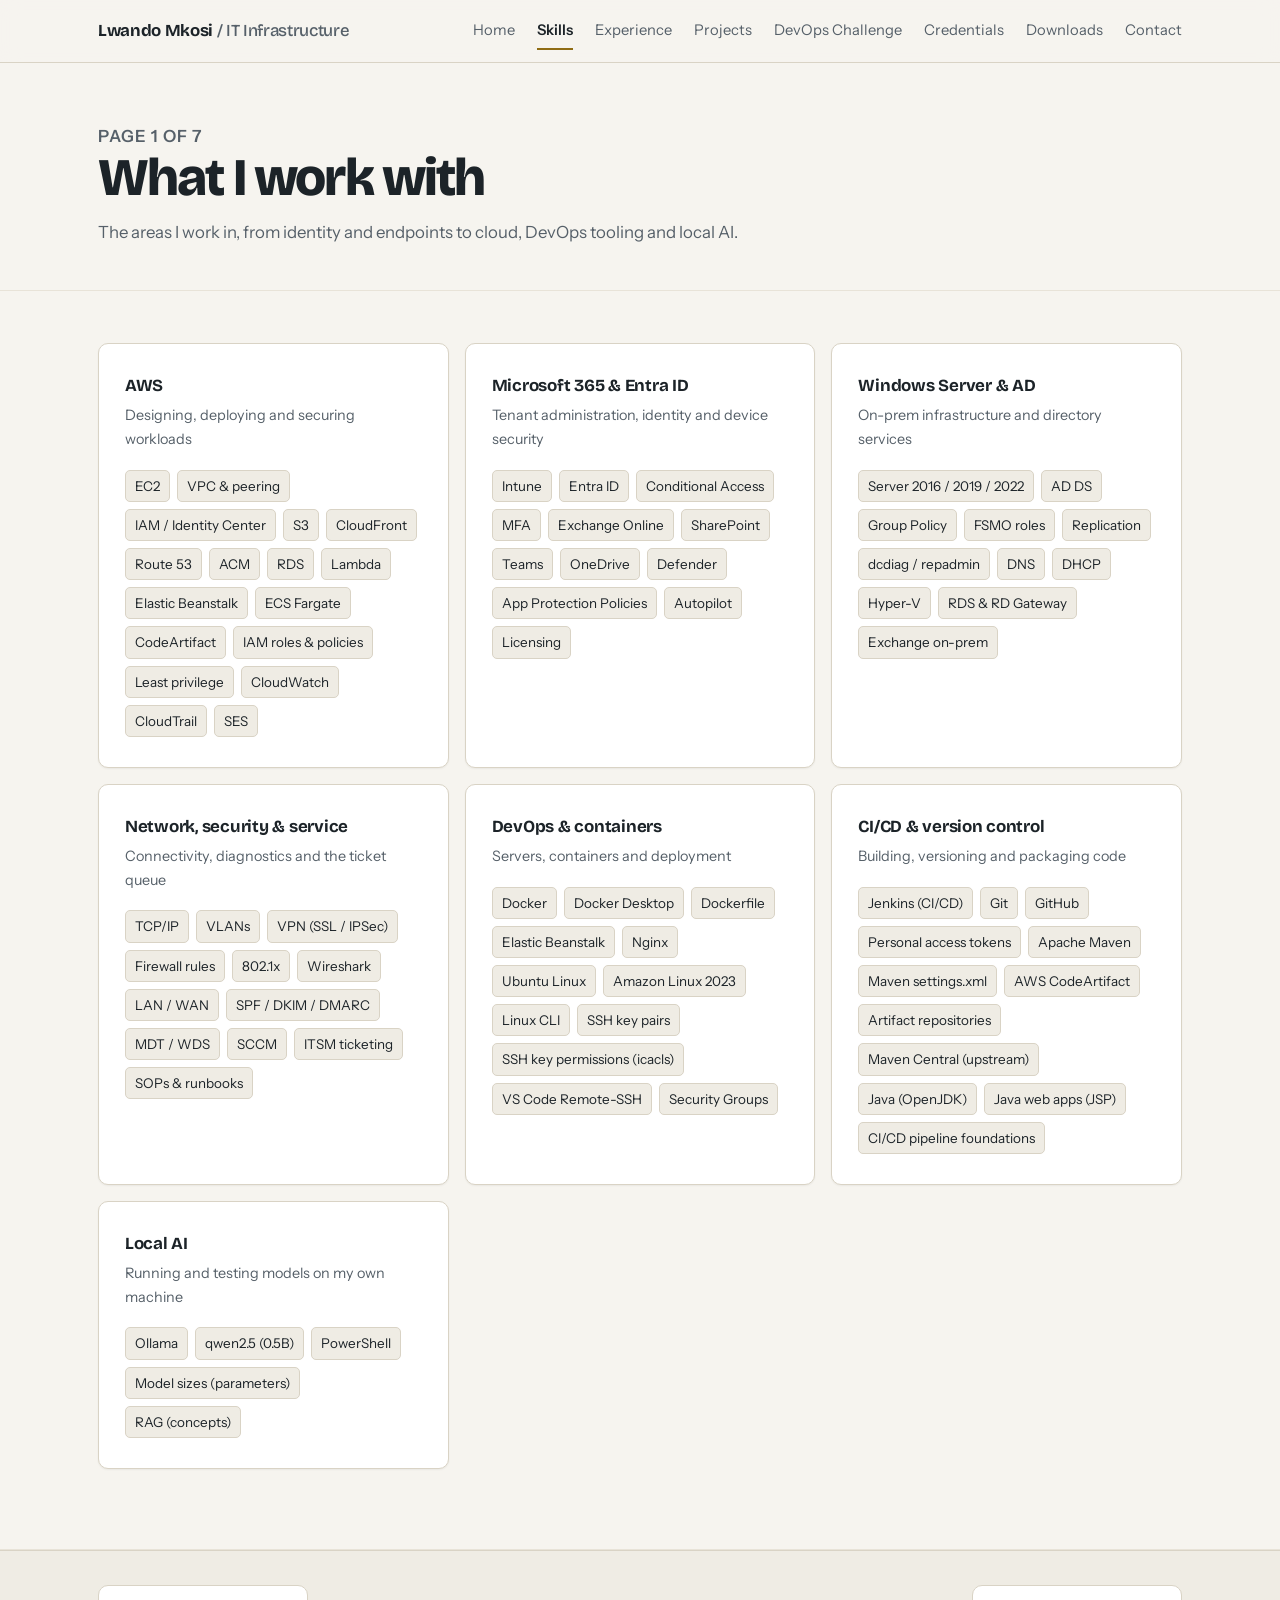
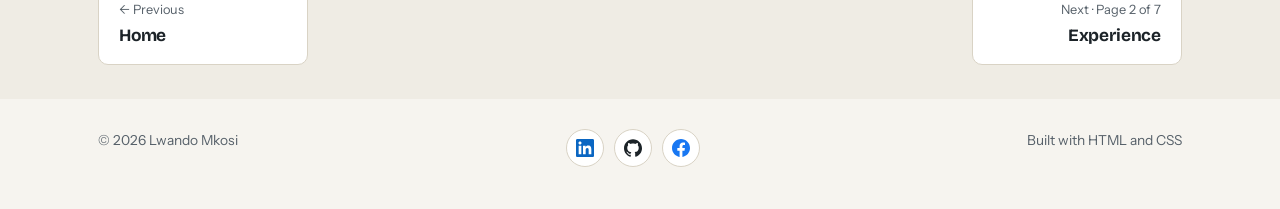
<file: skills.html>
<!DOCTYPE html>
<html lang="en">
<head>
<meta charset="utf-8">
<meta name="viewport" content="width=device-width, initial-scale=1">
<title>Skills — Lwando Mkosi</title>
<meta name="description" content="Skills across AWS, Microsoft 365, Windows Server, networking and security.">
<link rel="preconnect" href="https://fonts.googleapis.com">
<link rel="preconnect" href="https://fonts.gstatic.com" crossorigin>
<link href="https://fonts.googleapis.com/css2?family=Bricolage+Grotesque:opsz,wght@12..96,500;12..96,700;12..96,800&family=Instrument+Sans:wght@400;500;600&display=swap" rel="stylesheet">
<link rel="stylesheet" href="style.css">
</head>
<body class="page">

<header class="topbar">
  <div class="wrap">
    <a class="mark" href="index.html">Lwando Mkosi <span>/ IT Infrastructure</span></a>
    <nav class="nav" aria-label="Main">
      <a href="index.html">Home</a>
      <a href="skills.html" aria-current="page">Skills</a>
      <a href="experience.html">Experience</a>
      <a href="projects.html">Projects</a>
      <a href="devops-challenge.html">DevOps Challenge</a>
      <a href="credentials.html">Credentials</a>
      <a href="downloads.html">Downloads</a>
      <a href="contact.html">Contact</a>
    </nav>
  </div>
</header>

<div class="page-head">
  <div class="wrap">
    <p class="page-eyebrow">Page 1 of 7</p>
    <h1>What I work with</h1>
    <p>The areas I work in, from identity and endpoints to cloud, DevOps tooling and local AI.</p>
  </div>
</div>

<section id="skills">
  <div class="wrap">
    
    <div class="stacks">
      <div class="stack">
        <h3>AWS</h3>
        <p>Designing, deploying and securing workloads</p>
        <ul>
          <li>EC2</li><li>VPC &amp; peering</li><li>IAM / Identity Center</li><li>S3</li><li>CloudFront</li><li>Route 53</li><li>ACM</li><li>RDS</li><li>Lambda</li><li>Elastic Beanstalk</li><li>ECS Fargate</li><li>CodeArtifact</li><li>IAM roles &amp; policies</li><li>Least privilege</li><li>CloudWatch</li><li>CloudTrail</li><li>SES</li>
        </ul>
      </div>
      <div class="stack">
        <h3>Microsoft 365 &amp; Entra ID</h3>
        <p>Tenant administration, identity and device security</p>
        <ul>
          <li>Intune</li><li>Entra ID</li><li>Conditional Access</li><li>MFA</li><li>Exchange Online</li><li>SharePoint</li><li>Teams</li><li>OneDrive</li><li>Defender</li><li>App Protection Policies</li><li>Autopilot</li><li>Licensing</li>
        </ul>
      </div>
      <div class="stack">
        <h3>Windows Server &amp; AD</h3>
        <p>On-prem infrastructure and directory services</p>
        <ul>
          <li>Server 2016 / 2019 / 2022</li><li>AD DS</li><li>Group Policy</li><li>FSMO roles</li><li>Replication</li><li>dcdiag / repadmin</li><li>DNS</li><li>DHCP</li><li>Hyper-V</li><li>RDS &amp; RD Gateway</li><li>Exchange on-prem</li>
        </ul>
      </div>
      <div class="stack">
        <h3>Network, security &amp; service</h3>
        <p>Connectivity, diagnostics and the ticket queue</p>
        <ul>
          <li>TCP/IP</li><li>VLANs</li><li>VPN (SSL / IPSec)</li><li>Firewall rules</li><li>802.1x</li><li>Wireshark</li><li>LAN / WAN</li><li>SPF / DKIM / DMARC</li><li>MDT / WDS</li><li>SCCM</li><li>ITSM ticketing</li><li>SOPs &amp; runbooks</li>
        </ul>
      </div>
          <div class="stack">
        <h3>DevOps &amp; containers</h3>
        <p>Servers, containers and deployment</p>
        <ul>
          <li>Docker</li><li>Docker Desktop</li><li>Dockerfile</li><li>Elastic Beanstalk</li><li>Nginx</li><li>Ubuntu Linux</li><li>Amazon Linux 2023</li><li>Linux CLI</li><li>SSH key pairs</li><li>SSH key permissions (icacls)</li><li>VS Code Remote-SSH</li><li>Security Groups</li>
        </ul>
      </div>
      <div class="stack">
        <h3>CI/CD &amp; version control</h3>
        <p>Building, versioning and packaging code</p>
        <ul>
          <li>Jenkins (CI/CD)</li><li>Git</li><li>GitHub</li><li>Personal access tokens</li><li>Apache Maven</li><li>Maven settings.xml</li><li>AWS CodeArtifact</li><li>Artifact repositories</li><li>Maven Central (upstream)</li><li>Java (OpenJDK)</li><li>Java web apps (JSP)</li><li>CI/CD pipeline foundations</li>
        </ul>
      </div>
      <div class="stack">
        <h3>Local AI</h3>
        <p>Running and testing models on my own machine</p>
        <ul>
          <li>Ollama</li><li>qwen2.5 (0.5B)</li><li>PowerShell</li><li>Model sizes (parameters)</li><li>RAG (concepts)</li>
        </ul>
      </div>
    </div>
  </div>
</section>

<div class="pager"><div class="wrap"><a class="prev" href="index.html"><span>← Previous</span><strong>Home</strong></a><a class="next" href="experience.html"><span>Next · Page 2 of 7</span><strong>Experience</strong></a></div></div>

<footer>
  <div class="wrap">
    <div>© 2026 Lwando Mkosi</div>
    <div class="social" aria-label="Social links">
      <a class="soc-ico" href="https://www.linkedin.com/in/lwando-mkosi-a2227b27a" target="_blank" rel="noopener" aria-label="LinkedIn" title="LinkedIn"><svg class="ico ico-linkedin" viewBox="0 0 24 24" aria-hidden="true" focusable="false"><path fill="currentColor" d="M20.447 20.452h-3.554v-5.569c0-1.328-.027-3.037-1.852-3.037-1.853 0-2.136 1.445-2.136 2.939v5.667H9.351V9h3.414v1.561h.046c.477-.9 1.637-1.85 3.37-1.85 3.601 0 4.267 2.37 4.267 5.455v6.286zM5.337 7.433c-1.144 0-2.063-.926-2.063-2.065 0-1.138.92-2.063 2.063-2.063 1.14 0 2.064.925 2.064 2.063 0 1.139-.925 2.065-2.064 2.065zm1.782 13.019H3.555V9h3.564v11.452zM22.225 0H1.771C.792 0 0 .774 0 1.729v20.542C0 23.227.792 24 1.771 24h20.451C23.2 24 24 23.227 24 22.271V1.729C24 .774 23.2 0 22.222 0h.003z"/></svg></a>
      <a class="soc-ico" href="https://github.com/Skills-1" target="_blank" rel="noopener" aria-label="GitHub" title="GitHub"><svg class="ico ico-github" viewBox="0 0 24 24" aria-hidden="true" focusable="false"><path fill="currentColor" d="M12 .297c-6.63 0-12 5.373-12 12 0 5.303 3.438 9.8 8.205 11.385.6.113.82-.258.82-.577 0-.285-.01-1.04-.015-2.04-3.338.724-4.042-1.61-4.042-1.61C4.422 18.07 3.633 17.7 3.633 17.7c-1.087-.744.084-.729.084-.729 1.205.084 1.838 1.236 1.838 1.236 1.07 1.835 2.809 1.305 3.495.998.108-.776.417-1.305.76-1.605-2.665-.3-5.466-1.332-5.466-5.93 0-1.31.465-2.38 1.235-3.22-.135-.303-.54-1.523.105-3.176 0 0 1.005-.322 3.3 1.23.96-.267 1.98-.399 3-.405 1.02.006 2.04.138 3 .405 2.28-1.552 3.285-1.23 3.285-1.23.645 1.653.24 2.873.12 3.176.765.84 1.23 1.91 1.23 3.22 0 4.61-2.805 5.625-5.475 5.92.42.36.81 1.096.81 2.22 0 1.606-.015 2.896-.015 3.286 0 .315.21.69.825.57C20.565 22.092 24 17.592 24 12.297c0-6.627-5.373-12-12-12"/></svg></a>
      <a class="soc-ico" href="https://www.facebook.com/lwando.mkosi" target="_blank" rel="noopener" aria-label="Facebook" title="Facebook"><svg class="ico ico-facebook" viewBox="0 0 24 24" aria-hidden="true" focusable="false"><path fill="currentColor" d="M24 12.073c0-6.627-5.373-12-12-12s-12 5.373-12 12c0 5.99 4.388 10.954 10.125 11.854v-8.385H7.078v-3.47h3.047V9.43c0-3.007 1.792-4.669 4.533-4.669 1.312 0 2.686.235 2.686.235v2.953H15.83c-1.491 0-1.956.925-1.956 1.874v2.25h3.328l-.532 3.47h-2.796v8.385C19.612 23.027 24 18.062 24 12.073z"/></svg></a>
    </div>
    <div>Built with HTML and CSS</div>
  </div>
</footer>

</body>
</html>
</file>
<file: style.css>
:root{
  color-scheme:light;
  --ink:#f6f4ef;
  --ink-2:#ffffff;
  --surface:#efece4;
  --line:#d9d3c5;
  --line-soft:#e8e3d8;
  --text:#1c2328;
  --muted:#566069;
  --signal:#1d5fc0;
  --sand:#8f6c14;
  --accent-fill:#ecd18a;
  --accent-fill-hover:#e2c270;
  --live:#1f8a55;
  --maxw:1140px;
  --display:"Bricolage Grotesque","Trebuchet MS",sans-serif;
  --body:"Instrument Sans","Helvetica Neue",Arial,sans-serif;
}
*,*::before,*::after{box-sizing:border-box;}
html{-webkit-text-size-adjust:100%;scroll-behavior:smooth;}
body{
  margin:0;
  background:var(--ink);
  color:var(--text);
  font-family:var(--body);
  font-size:17px;
  line-height:1.65;
  -webkit-font-smoothing:antialiased;
}
img{max-width:100%;display:block;}
a{color:var(--signal);text-decoration:none;}
a:hover{text-decoration:underline;text-underline-offset:3px;}
a:focus-visible,button:focus-visible{outline:2px solid var(--signal);outline-offset:3px;border-radius:2px;}

.wrap{max-width:var(--maxw);margin:0 auto;padding:0 28px;}

/* ---------- top bar ---------- */
.topbar{
  position:sticky;top:0;z-index:20;
  background:rgba(246,244,239,.92);
  backdrop-filter:blur(10px);
  border-bottom:1px solid var(--line);
}
.topbar .wrap{display:flex;align-items:center;justify-content:space-between;gap:24px;min-height:62px;}
.mark{font-family:var(--display);font-weight:700;letter-spacing:-.02em;font-size:1.05rem;color:var(--text);white-space:nowrap;}
.mark:hover{text-decoration:none;}
.mark span{color:var(--muted);font-weight:500;}
.nav{display:flex;gap:22px;font-size:.92rem;}
.nav a{color:var(--muted);padding:6px 0;border-bottom:2px solid transparent;white-space:nowrap;}
.nav a:hover{color:var(--text);text-decoration:none;}
.nav a[aria-current="page"]{color:var(--text);font-weight:600;border-bottom-color:var(--sand);}
@media(max-width:1180px){
  .topbar .wrap{flex-wrap:wrap;gap:0;padding-top:10px;}
  .nav{width:100%;overflow-x:auto;gap:20px;padding:4px 0 6px;-webkit-overflow-scrolling:touch;}
}

/* ---------- hero ---------- */
.hero{position:relative;overflow:hidden;border-bottom:1px solid var(--line-soft);}
.hero::before{
  content:"";position:absolute;inset:0;
  background-image:linear-gradient(var(--line-soft) 1px,transparent 1px),linear-gradient(90deg,var(--line-soft) 1px,transparent 1px);
  background-size:64px 64px;
  -webkit-mask-image:radial-gradient(120% 90% at 78% 20%,#000 0%,transparent 70%);
  mask-image:radial-gradient(120% 90% at 78% 20%,#000 0%,transparent 70%);
  opacity:1;pointer-events:none;
}
.hero .wrap{
  position:relative;
  display:grid;grid-template-columns:1.05fr .95fr;gap:64px;align-items:center;
  padding-top:84px;padding-bottom:84px;
}
.status{
  display:inline-flex;align-items:center;gap:9px;
  font-size:.82rem;letter-spacing:.01em;color:var(--muted);
  border:1px solid var(--line);border-radius:999px;padding:5px 14px 5px 11px;
  margin-bottom:26px;
}
.dot{width:7px;height:7px;border-radius:50%;background:var(--live);box-shadow:0 0 0 3px rgba(31,138,85,.18);}
h1{
  font-family:var(--display);
  font-weight:800;
  font-size:clamp(2.9rem,7.2vw,4.9rem);
  line-height:.94;letter-spacing:-.035em;
  margin:0 0 20px;
}
.role{font-size:1.18rem;color:var(--text);margin:0 0 14px;font-weight:500;}
.role em{font-style:normal;color:var(--sand);}
.blurb{color:var(--muted);max-width:52ch;margin:0 0 30px;}
.chips{display:flex;flex-wrap:wrap;gap:10px;}
.chip{
  font-size:.9rem;color:var(--text);
  border:1px solid var(--line);border-radius:6px;padding:8px 14px;
  background:var(--ink-2);
}
.chip:hover{border-color:var(--signal);text-decoration:none;}
.chip-primary{
  background:var(--accent-fill);border-color:var(--accent-fill);color:#1c2328;font-weight:600;
  display:inline-flex;align-items:center;gap:9px;
}
.chip-primary:hover{background:var(--accent-fill-hover);border-color:var(--accent-fill-hover);}
.chip-primary svg{width:15px;height:15px;flex:none;}

.portrait{position:relative;margin:0;width:100%;max-width:520px;justify-self:end;}
.portrait::before{
  content:"";position:absolute;inset:20px -16px -16px 20px;
  background:var(--accent-fill);border-radius:20px;opacity:.55;
}
.portrait img{
  position:relative;display:block;width:100%;height:auto;aspect-ratio:3/4;object-fit:cover;object-position:50% 30%;
  border-radius:20px;border:1px solid var(--line);
  box-shadow:0 18px 40px rgba(28,35,40,.18);
}
.portrait figcaption{
  position:absolute;left:16px;bottom:16px;z-index:1;
  font-size:.86rem;line-height:1.35;color:var(--text);
  background:rgba(255,255,255,.92);border-radius:10px;padding:9px 14px;
  border-left:3px solid var(--sand);box-shadow:0 4px 14px rgba(28,35,40,.15);
}
@media(max-width:860px){
  .hero .wrap{grid-template-columns:1fr;gap:44px;padding-top:44px;padding-bottom:64px;}
  .portrait{order:-1;max-width:440px;justify-self:center;margin-right:16px;}
}

/* ---------- sections ---------- */
section{padding:80px 0;border-bottom:1px solid var(--line-soft);}
.sec-head{margin-bottom:44px;max-width:60ch;}
h2{
  font-family:var(--display);font-weight:700;
  font-size:clamp(1.7rem,3.4vw,2.35rem);
  letter-spacing:-.028em;line-height:1.1;margin:0 0 12px;
}
.sec-head p{color:var(--muted);margin:0;max-width:56ch;}

/* ---------- skills ---------- */
.stacks{display:grid;grid-template-columns:repeat(auto-fit,minmax(300px,1fr));gap:1px;background:var(--line-soft);border:1px solid var(--line-soft);border-radius:10px;overflow:hidden;}
.stack{background:var(--ink-2);padding:28px 26px 30px;}
.stack h3{
  font-family:var(--display);font-size:1.06rem;font-weight:700;
  margin:0 0 4px;letter-spacing:-.015em;
}
.stack p{color:var(--muted);font-size:.9rem;margin:0 0 18px;}
.stack ul{list-style:none;margin:0;padding:0;display:flex;flex-wrap:wrap;gap:7px;}
.stack li{
  font-size:.84rem;color:var(--text);
  background:var(--surface);border:1px solid var(--line);
  border-radius:5px;padding:4px 9px;
}

/* ---------- timeline ---------- */
.roles{list-style:none;margin:0;padding:0;}
.job{display:grid;grid-template-columns:200px 1fr;gap:34px;padding:34px 0;border-top:1px solid var(--line-soft);}
.job:first-child{border-top:0;padding-top:0;}
.when{color:var(--muted);font-size:.93rem;}
.when b{display:block;color:var(--sand);font-weight:600;font-size:.88rem;margin-bottom:3px;}
.job h3{font-family:var(--display);font-size:1.28rem;font-weight:700;letter-spacing:-.02em;margin:0 0 3px;}
.org{color:var(--muted);margin:0 0 16px;font-size:.97rem;}
.job ul{margin:0;padding-left:18px;color:var(--muted);}
.job li{margin-bottom:9px;}
.job li b{color:var(--text);font-weight:600;}
@media(max-width:760px){.job{grid-template-columns:1fr;gap:12px;}}

/* ---------- bootcamp ---------- */
.bootcamp{background:var(--ink-2);border:1px solid var(--line);border-radius:12px;padding:34px 32px;}
.bootcamp h3{font-family:var(--display);font-size:1.35rem;margin:0 0 6px;letter-spacing:-.02em;}
.bootcamp .meta{color:var(--sand);font-size:.9rem;margin:0 0 20px;}
.built{display:grid;grid-template-columns:repeat(auto-fit,minmax(240px,1fr));gap:22px;margin:0;padding:0;list-style:none;}
.built li{border-top:2px solid var(--line);padding-top:14px;color:var(--muted);font-size:.95rem;}
.built li b{display:block;color:var(--text);font-family:var(--display);font-weight:700;font-size:1rem;margin-bottom:5px;letter-spacing:-.01em;}

/* ---------- credentials ---------- */
.creds{display:grid;grid-template-columns:repeat(auto-fit,minmax(300px,1fr));gap:18px;}
.cred{
  background:var(--ink-2);border:1px solid var(--line-soft);
  border-left:3px solid var(--line);border-radius:8px;
  padding:22px 22px 20px;
}
.cred.active{border-left-color:var(--live);}
.cred .issuer{color:var(--muted);font-size:.82rem;margin:0 0 6px;}
.cred h3{font-family:var(--display);font-size:1.07rem;font-weight:700;letter-spacing:-.015em;margin:0 0 12px;line-height:1.3;}
.cred dl{margin:0;display:grid;grid-template-columns:auto 1fr;gap:4px 14px;font-size:.87rem;}
.cred dt{color:var(--muted);}
.cred dd{margin:0;color:var(--text);}
.badge{
  display:inline-block;font-size:.74rem;color:var(--live);
  border:1px solid rgba(31,138,85,.4);background:rgba(31,138,85,.1);
  border-radius:4px;padding:2px 8px;margin-left:8px;vertical-align:2px;
}
.qual{display:flex;flex-wrap:wrap;gap:10px;margin-top:34px;padding-top:26px;border-top:1px solid var(--line-soft);}
.qual span{font-size:.88rem;color:var(--muted);border:1px dashed var(--line);border-radius:6px;padding:7px 13px;}

/* ---------- contact ---------- */
.contact{border-bottom:0;}
.contact-grid{display:grid;grid-template-columns:1.1fr .9fr;gap:48px;align-items:start;}
.lines{list-style:none;margin:0;padding:0;}
.lines li{display:flex;gap:16px;padding:14px 0;border-bottom:1px solid var(--line-soft);font-size:1rem;}
.lines span{color:var(--muted);min-width:116px;font-size:.92rem;}
.refnote{color:var(--muted);font-size:.93rem;background:var(--ink-2);border:1px solid var(--line-soft);border-radius:10px;padding:24px;}
.refnote h3{font-family:var(--display);font-size:1.05rem;margin:0 0 8px;}
@media(max-width:760px){.contact-grid{grid-template-columns:1fr;gap:30px;}}

footer{padding:30px 0 42px;color:var(--muted);font-size:.86rem;}
footer .wrap{display:flex;justify-content:space-between;gap:16px;flex-wrap:wrap;}

@media (prefers-reduced-motion:reduce){
  html{scroll-behavior:auto;}
  *{animation:none!important;transition:none!important;}
}

/* ---------- downloads page ---------- */
.back{font-size:.9rem;color:var(--muted);}
.back:hover{color:var(--text);}

.btn{
  display:inline-flex;align-items:center;gap:9px;
  font-weight:600;font-size:.95rem;color:#1c2328;
  background:var(--accent-fill);border:1px solid var(--accent-fill);border-radius:7px;
  padding:11px 20px;white-space:nowrap;
}
.btn:hover{background:var(--accent-fill-hover);border-color:var(--accent-fill-hover);text-decoration:none;}
.btn svg{width:15px;height:15px;flex:none;}
.btn-ghost{background:transparent;border-color:var(--line);color:var(--text);}
.btn-ghost:hover{border-color:var(--signal);background:transparent;}

.eyebrow{display:inline-flex;align-items:center;gap:9px;font-size:.82rem;color:var(--muted);border:1px solid var(--line);border-radius:999px;padding:5px 14px;margin-bottom:22px;}

.cv-card{
  display:flex;align-items:center;justify-content:space-between;gap:24px;flex-wrap:wrap;
  background:var(--ink-2);border:1px solid var(--line);border-radius:12px;
  padding:28px 30px;
}
.cv-card .info h3{font-family:var(--display);font-size:1.2rem;margin:0 0 4px;letter-spacing:-.015em;}
.cv-card .info p{margin:0;color:var(--muted);font-size:.92rem;}

.certs{display:grid;grid-template-columns:repeat(auto-fit,minmax(280px,1fr));gap:16px;}
.cert{
  background:var(--ink-2);border:1px solid var(--line-soft);border-left:3px solid var(--line);
  border-radius:8px;padding:20px 22px 22px;display:flex;flex-direction:column;gap:14px;
}
.cert.active{border-left-color:var(--live);}
.cert .top .issuer{color:var(--muted);font-size:.8rem;margin:0 0 6px;}
.cert .top h3{font-family:var(--display);font-size:1.02rem;font-weight:700;letter-spacing:-.01em;margin:0 0 10px;line-height:1.3;}
.cert dl{margin:0;display:grid;grid-template-columns:auto 1fr;gap:3px 12px;font-size:.83rem;}
.cert dt{color:var(--muted);}
.cert dd{margin:0;}
.cert .dl{margin-top:auto;font-size:.88rem;font-weight:600;color:var(--signal);display:inline-flex;align-items:center;gap:7px;}
.cert .dl svg{width:13px;height:13px;}

.bulk{display:flex;align-items:center;gap:16px;flex-wrap:wrap;margin-top:30px;}
.hint{color:var(--muted);font-size:.85rem;}

/* ---------- projects ---------- */
.proj-index{display:flex;flex-wrap:wrap;gap:10px;margin:-14px 0 34px;}
.proj-index a{font-size:.9rem;color:var(--text);border:1px solid var(--line);border-radius:999px;padding:6px 15px;background:var(--ink-2);}
.proj-index a:hover{border-color:var(--signal);text-decoration:none;}
.project{background:var(--ink-2);border:1px solid var(--line);border-radius:12px;padding:34px 32px;margin-bottom:28px;scroll-margin-top:80px;}
.project:last-child{margin-bottom:0;}
.project-tag{color:var(--sand);font-size:.86rem;margin:0 0 8px;}
.project h3{font-family:var(--display);font-size:1.5rem;letter-spacing:-.02em;line-height:1.2;margin:0 0 12px;}
.project h4{font-family:var(--display);font-size:1rem;letter-spacing:-.01em;margin:0 0 6px;}
.project-lead{color:var(--muted);margin:0 0 24px;max-width:78ch;}
.project-cols{display:grid;grid-template-columns:repeat(auto-fit,minmax(260px,1fr));gap:24px;margin-bottom:24px;}
.project-cols p{margin:0;color:var(--muted);font-size:.94rem;}
.project-cols b{color:var(--text);font-weight:600;}
.steps{margin:0 0 22px;padding-left:20px;color:var(--muted);font-size:.95rem;max-width:78ch;}
.steps li{margin-bottom:8px;padding-left:4px;}
.steps code,.project code{font-size:.85em;background:var(--surface);border:1px solid var(--line);border-radius:4px;padding:1px 6px;color:var(--text);}
.tags{list-style:none;margin:0 0 20px;padding:0;display:flex;flex-wrap:wrap;gap:7px;}
.tags li{font-size:.82rem;background:var(--surface);border:1px solid var(--line);border-radius:5px;padding:4px 9px;}
.project-next{margin:0 0 4px;font-size:.93rem;color:var(--muted);border-left:2px solid var(--sand);padding-left:12px;max-width:78ch;}
.project-next b{color:var(--text);font-weight:600;}
.project-link{margin:0 0 4px;font-size:.93rem;display:flex;flex-wrap:wrap;gap:6px 14px;align-items:center;}
.project-link span{color:var(--muted);font-size:.85rem;}
.gallery{margin-top:30px;padding-top:6px;border-top:1px solid var(--line-soft);}
.shot-group{margin-top:26px;}
.shot-group h4{color:var(--sand);font-size:.88rem;font-weight:600;letter-spacing:.01em;margin:0 0 12px;}
.shots{display:grid;grid-template-columns:repeat(auto-fill,minmax(240px,1fr));gap:16px;}
.shots figure{margin:0;}
.shots a{display:block;border:1px solid var(--line);border-radius:8px;overflow:hidden;background:#fff;}
.shots a:hover{border-color:var(--signal);}
.shots img{width:100%;height:170px;object-fit:cover;object-position:top left;}
.shots figcaption{font-size:.8rem;color:var(--muted);margin-top:7px;line-height:1.4;}
@media(max-width:860px){.project{padding:26px 20px;}}

/* ---------- certificate previews ---------- */
.preview{display:block;border:1px solid var(--line);border-radius:6px;overflow:hidden;background:var(--surface);margin-bottom:16px;}
.preview:hover{border-color:var(--signal);}
.preview img{width:100%;height:auto;display:block;}

/* ---------- light-theme polish ---------- */
.project,.cert,.cred,.cv-card,.bootcamp,.tile,.refnote{box-shadow:0 1px 2px rgba(28,35,40,.06);}
.proj-index{margin:0 0 30px;}

/* ---------- multi-page: page header, home tiles, pager ---------- */
.page-head{padding:60px 0 44px;border-bottom:1px solid var(--line-soft);}
.page-eyebrow{font-size:.82rem;color:var(--sand);font-weight:600;letter-spacing:.06em;text-transform:uppercase;margin:0 0 12px;}
.page-head h1{font-size:clamp(2.2rem,5vw,3.3rem);line-height:1.02;margin:0 0 14px;}
.page-head p{color:var(--muted);max-width:62ch;margin:0;font-size:1.05rem;}
.page-head p a{font-weight:500;}
.page section:first-of-type{padding-top:52px;}

.tiles{display:grid;grid-template-columns:repeat(auto-fill,minmax(250px,1fr));gap:16px;}
.tile{display:block;background:var(--ink-2);border:1px solid var(--line);border-radius:10px;padding:22px 22px 24px;color:var(--text);transition:transform .15s,border-color .15s;}
.tile:hover{border-color:var(--signal);text-decoration:none;transform:translateY(-2px);}
.tile .num{font-size:.8rem;color:var(--sand);font-weight:600;letter-spacing:.05em;}
.tile h3{font-family:var(--display);font-size:1.25rem;letter-spacing:-.02em;margin:6px 0 6px;}
.tile p{margin:0;color:var(--muted);font-size:.92rem;}

.pager{border-top:1px solid var(--line);padding:34px 0;background:var(--surface);}
.pager .wrap{display:flex;justify-content:space-between;gap:16px;flex-wrap:wrap;}
.pager a{display:flex;flex-direction:column;gap:2px;min-width:210px;font-size:.8rem;color:var(--muted);background:var(--ink-2);border:1px solid var(--line);border-radius:10px;padding:13px 20px;}
.pager a:hover{border-color:var(--signal);text-decoration:none;}
.pager a strong{font-family:var(--display);font-size:1.08rem;color:var(--text);letter-spacing:-.01em;}
.pager .next{text-align:right;margin-left:auto;}

/* wide, short screenshots (terminals, editors) span two columns and show in full */
.shots figure.wide{grid-column:span 2;}
.shots figure.wide img{height:auto;max-height:190px;object-fit:contain;object-position:left top;background:#fff;}
.shots figure.feature{grid-column:span 2;}
.shots figure.feature img{height:auto;aspect-ratio:16/9;object-fit:cover;object-position:left top;}
@media(max-width:560px){.shots figure.wide,.shots figure.feature{grid-column:auto;}}

/* ---------- skills: cards instead of one ruled block, so any number of groups looks tidy ---------- */
.stacks{gap:16px;background:none;border:0;border-radius:0;overflow:visible;}
.stack{border:1px solid var(--line);border-radius:10px;box-shadow:0 1px 2px rgba(28,35,40,.06);}

/* ---------- devops challenge: overview tiles ---------- */
.day-tiles{display:grid;grid-template-columns:repeat(auto-fit,minmax(250px,1fr));gap:16px;}
.day-tile{display:flex;flex-direction:column;background:var(--ink-2);border:1px solid var(--line);border-left:3px solid var(--live);border-radius:10px;padding:22px 22px 20px;box-shadow:0 1px 2px rgba(28,35,40,.06);}
.day-num{font-size:.8rem;color:var(--sand);font-weight:600;letter-spacing:.06em;text-transform:uppercase;margin:0 0 6px;}
.day-tile h3{font-family:var(--display);font-size:1.15rem;letter-spacing:-.015em;line-height:1.25;margin:0 0 6px;}
.day-meta{margin:0 0 16px;color:var(--muted);font-size:.88rem;}
.day-actions{margin-top:auto;display:flex;flex-wrap:wrap;gap:8px 14px;align-items:center;font-size:.9rem;font-weight:600;}
.day-actions .btn{padding:8px 14px;font-size:.86rem;}
.day-tile.upcoming{background:transparent;border:1px dashed var(--line);border-left:1px dashed var(--line);box-shadow:none;}
.day-tile.upcoming h3{color:var(--muted);}
#days .project:first-child{margin-top:0;}

/* ---------- screenshots: show the whole image in the thumbnail ---------- */
.shots a{background:var(--surface);}
.shots img,.shots figure.feature img,.shots figure.wide img{object-fit:contain;object-position:center;background:var(--surface);}
.shots a{cursor:zoom-in;}
.shots figure,.gallery,.doc-actions{scroll-margin-top:90px;}

/* ---------- screenshot viewer (pure CSS, opens with :target) ---------- */
.lightbox{display:none;position:fixed;inset:0;z-index:100;background:rgba(18,22,26,.94);padding:64px 72px 24px;flex-direction:column;align-items:center;justify-content:center;}
.lightbox:target{display:flex;}
.lightbox .lb-bg{position:absolute;inset:0;cursor:zoom-out;}
.lightbox .lb-fig{position:relative;margin:0;max-width:100%;display:flex;flex-direction:column;align-items:center;pointer-events:none;}
.lightbox img{max-width:100%;max-height:calc(100vh - 150px);width:auto;height:auto;background:#fff;border-radius:6px;box-shadow:0 10px 40px rgba(0,0,0,.5);pointer-events:auto;}
.lightbox figcaption{color:#e8edf0;font-size:.9rem;text-align:center;margin-top:14px;max-width:80ch;pointer-events:auto;}
.lightbox figcaption a{color:#9cc4ff;}
.lightbox .lb-count{color:#aeb9c2;}
.lightbox .lb-close{position:absolute;top:14px;right:18px;z-index:2;color:#fff;background:rgba(255,255,255,.14);border:1px solid rgba(255,255,255,.3);border-radius:8px;padding:8px 16px;font-weight:600;font-size:.92rem;}
.lightbox .lb-close:hover,.lightbox .lb-nav:hover{background:rgba(255,255,255,.28);text-decoration:none;}
.lightbox .lb-nav{position:absolute;top:50%;transform:translateY(-50%);z-index:2;width:48px;height:64px;display:flex;align-items:center;justify-content:center;color:#fff;font-size:2.4rem;line-height:1;background:rgba(255,255,255,.14);border-radius:10px;}
.lightbox .lb-prev{left:12px;} .lightbox .lb-next{right:12px;}
@media(max-width:700px){
  .lightbox{padding:60px 10px 16px;}
  .lightbox .lb-nav{top:auto;bottom:14px;transform:none;width:56px;height:44px;font-size:1.9rem;}
  .lightbox .lb-prev{left:14px;} .lightbox .lb-next{right:14px;}
  .lightbox img{max-height:calc(100vh - 190px);}
}

/* ---------- PDF: download buttons plus an on-page reader ---------- */
.doc-actions{margin:6px 0 4px;}
.doc-buttons{display:flex;flex-wrap:wrap;gap:10px;align-items:center;}
.doc-note{margin:10px 0 0;color:var(--muted);font-size:.85rem;}
.pdf-viewer{margin-top:14px;}
.pdf-viewer summary{list-style:none;cursor:pointer;display:inline-flex;align-items:center;gap:8px;font-weight:600;font-size:.95rem;color:var(--signal);border:1px solid var(--line);background:var(--ink-2);border-radius:7px;padding:10px 18px;}
.pdf-viewer summary::-webkit-details-marker{display:none;}
.pdf-viewer summary::before{content:"▸";font-size:.9em;}
.pdf-viewer[open] summary::before{content:"▾";}
.pdf-viewer summary:hover{border-color:var(--signal);}
.pdf-viewer .s-open{display:none;}
.pdf-viewer[open] .s-open{display:inline;}
.pdf-viewer[open] .s-closed{display:none;}
.pdf-viewer iframe{display:block;width:100%;height:80vh;min-height:520px;margin-top:14px;border:1px solid var(--line);border-radius:8px;background:#fff;}
.pdf-fallback{margin:10px 0 0;color:var(--muted);font-size:.85rem;}
.cv-actions{display:flex;flex-wrap:wrap;gap:10px;align-items:center;}

/* ---------- certificates: read here + download ---------- */
.cert-links{display:flex;flex-wrap:wrap;gap:8px 18px;align-items:center;margin-top:auto;padding-top:12px;font-size:.88rem;font-weight:600;}
.cred .cert-links{margin-top:14px;padding-top:0;}
.cert-links .dl{margin-top:0;}
.cert,.cred{scroll-margin-top:90px;}

/* certificate reader (pure CSS, opens with :target) */
.pdfbox{display:none;position:fixed;inset:0;z-index:100;background:rgba(18,22,26,.94);align-items:center;justify-content:center;padding:20px;}
.pdfbox:target{display:flex;}
.pdfbox .lb-bg{position:absolute;inset:0;cursor:zoom-out;}
.pdfbox-panel{position:relative;z-index:1;display:flex;flex-direction:column;width:min(1060px,100%);height:calc(100vh - 40px);background:var(--ink-2);border-radius:12px;overflow:hidden;box-shadow:0 14px 50px rgba(0,0,0,.5);}
.pdfbox-bar{display:flex;flex-wrap:wrap;gap:8px 16px;align-items:center;justify-content:space-between;padding:12px 16px;border-bottom:1px solid var(--line);background:var(--surface);}
.pdfbox-bar strong{font-family:var(--display);font-size:1rem;letter-spacing:-.01em;}
.pdfbox-actions{display:flex;flex-wrap:wrap;gap:8px 12px;align-items:center;}
.pdfbox-actions .btn{padding:7px 13px;font-size:.84rem;}
.pb-link{font-size:.9rem;font-weight:600;padding:6px 4px;}
.pb-close{font-size:.88rem;font-weight:600;color:#fff;background:var(--text);border-radius:7px;padding:8px 14px;}
.pb-close:hover{text-decoration:none;opacity:.88;}
.pdfbox iframe{flex:1;width:100%;border:0;background:#fff;min-height:0;}
.pdfbox .pdf-fallback{margin:0;padding:8px 16px;border-top:1px solid var(--line);background:var(--surface);}
.pdfbox .lb-count{color:var(--muted);font-weight:500;}
@media(max-width:700px){.pdfbox{padding:8px;}.pdfbox-panel{height:calc(100vh - 16px);}}

/* fix: download icon size and alignment on the Credentials cards too */
.cert-links .dl{display:inline-flex;align-items:center;gap:7px;color:var(--signal);}
.cert-links .dl svg{width:13px;height:13px;flex:none;}

#cv{scroll-margin-top:90px;}

/* ---------- contact form ---------- */
button.btn{font-family:var(--body);cursor:pointer;}
button.btn:focus-visible{outline:2px solid var(--signal);outline-offset:3px;}
.msg-form{max-width:760px;background:var(--ink-2);border:1px solid var(--line);border-radius:12px;padding:28px 28px 24px;box-shadow:0 1px 2px rgba(28,35,40,.06);}
.form-row{display:grid;grid-template-columns:1fr 1fr;gap:18px;}
.field{margin-bottom:18px;}
.field label{display:block;font-weight:600;font-size:.92rem;margin-bottom:6px;}
.field .opt{font-weight:400;color:var(--muted);}
.field input,.field textarea{display:block;width:100%;font:inherit;font-size:1rem;color:var(--text);background:#fff;border:1px solid var(--line);border-radius:8px;padding:11px 13px;}
.field textarea{min-height:170px;resize:vertical;}
.field input:focus,.field textarea:focus{outline:2px solid var(--signal);outline-offset:1px;border-color:var(--signal);}
.form-foot{display:flex;flex-wrap:wrap;gap:12px 20px;align-items:center;}
.form-foot .btn{padding:12px 26px;font-size:1rem;}
.form-note{margin:0;color:var(--muted);font-size:.82rem;max-width:48ch;}
.hp{position:absolute;left:-9999px;width:1px;height:1px;overflow:hidden;}
.sent-note{display:none;max-width:760px;margin:0 0 20px;padding:16px 20px;background:rgba(31,138,85,.1);border:1px solid rgba(31,138,85,.4);border-radius:10px;scroll-margin-top:90px;}
.sent-note:target{display:block;}
@media(max-width:640px){.form-row{grid-template-columns:1fr;gap:0;}.msg-form{padding:22px 18px 20px;}}

/* ---------- social icons ---------- */
.ico{width:1.15em;height:1.15em;flex:none;display:inline-block;vertical-align:-.2em;}
.ico-linkedin{color:#0a66c2;}
.ico-github{color:#1c2328;}
.ico-facebook{color:#1877f2;}
.chip-social{display:inline-flex;align-items:center;gap:9px;}
.chip-social .ico{width:18px;height:18px;}
.lines .soc{display:inline-flex;align-items:center;gap:9px;color:var(--muted);}
.lines .soc .ico{width:18px;height:18px;}
.social{display:flex;gap:10px;align-items:center;}
.soc-ico{display:inline-flex;align-items:center;justify-content:center;width:38px;height:38px;border:1px solid var(--line);border-radius:50%;background:var(--ink-2);transition:transform .15s,border-color .15s;}
.soc-ico .ico{width:18px;height:18px;vertical-align:0;}
.soc-ico:hover{border-color:var(--signal);transform:translateY(-2px);text-decoration:none;}

/* ---------- WhatsApp ---------- */
.ico-whatsapp{color:#25d366;}
.val-links{display:flex;flex-wrap:wrap;gap:6px 20px;align-items:center;}
.wa-link{display:inline-flex;align-items:center;gap:7px;font-weight:600;}
.wa-link .ico{width:18px;height:18px;vertical-align:0;}

/* ---------- Gmail ---------- */
.ico-gmail{color:#ea4335;}
.mail-link{display:inline-flex;align-items:center;gap:9px;}
.mail-link .ico{width:18px;height:18px;vertical-align:0;}

/* ---------- Phone ---------- */
.ico-phone{color:var(--signal);}
.phone-link{display:inline-flex;align-items:center;gap:9px;}
.phone-link .ico{width:18px;height:18px;vertical-align:0;}
</file>
